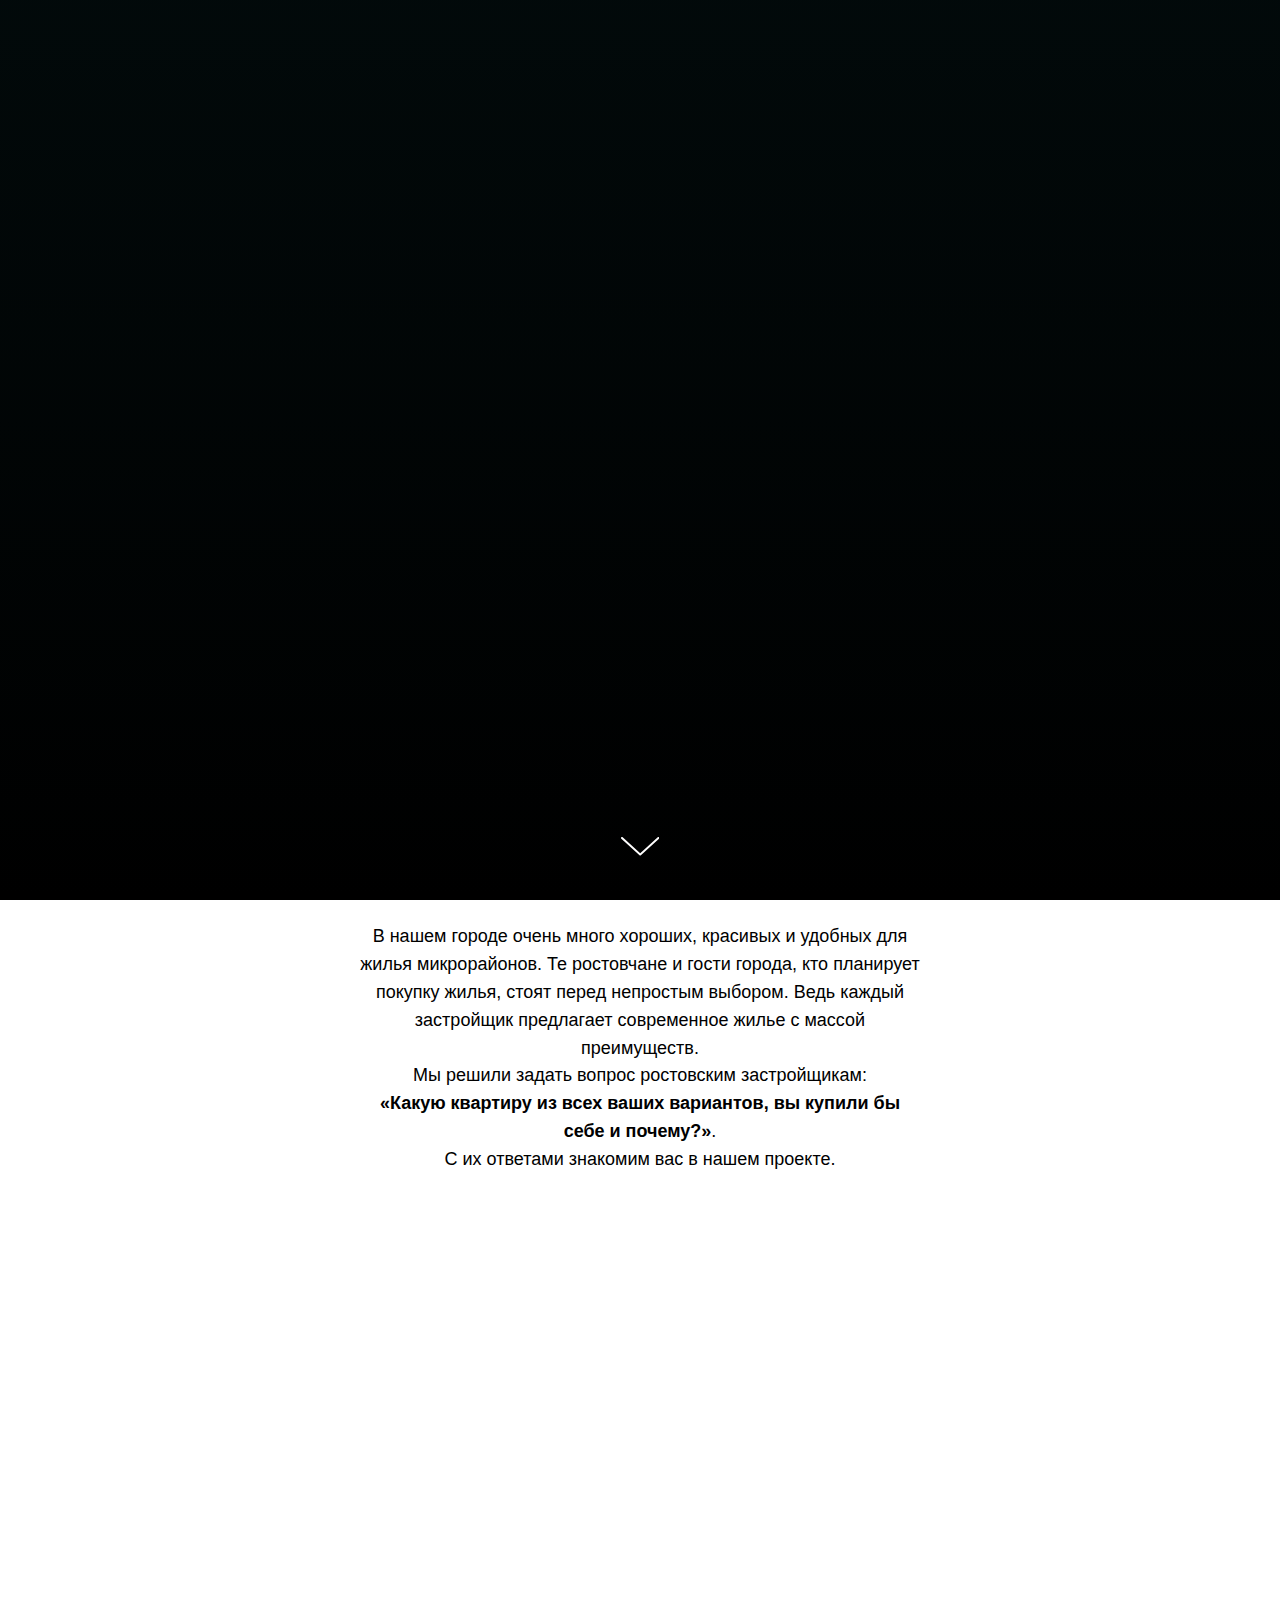
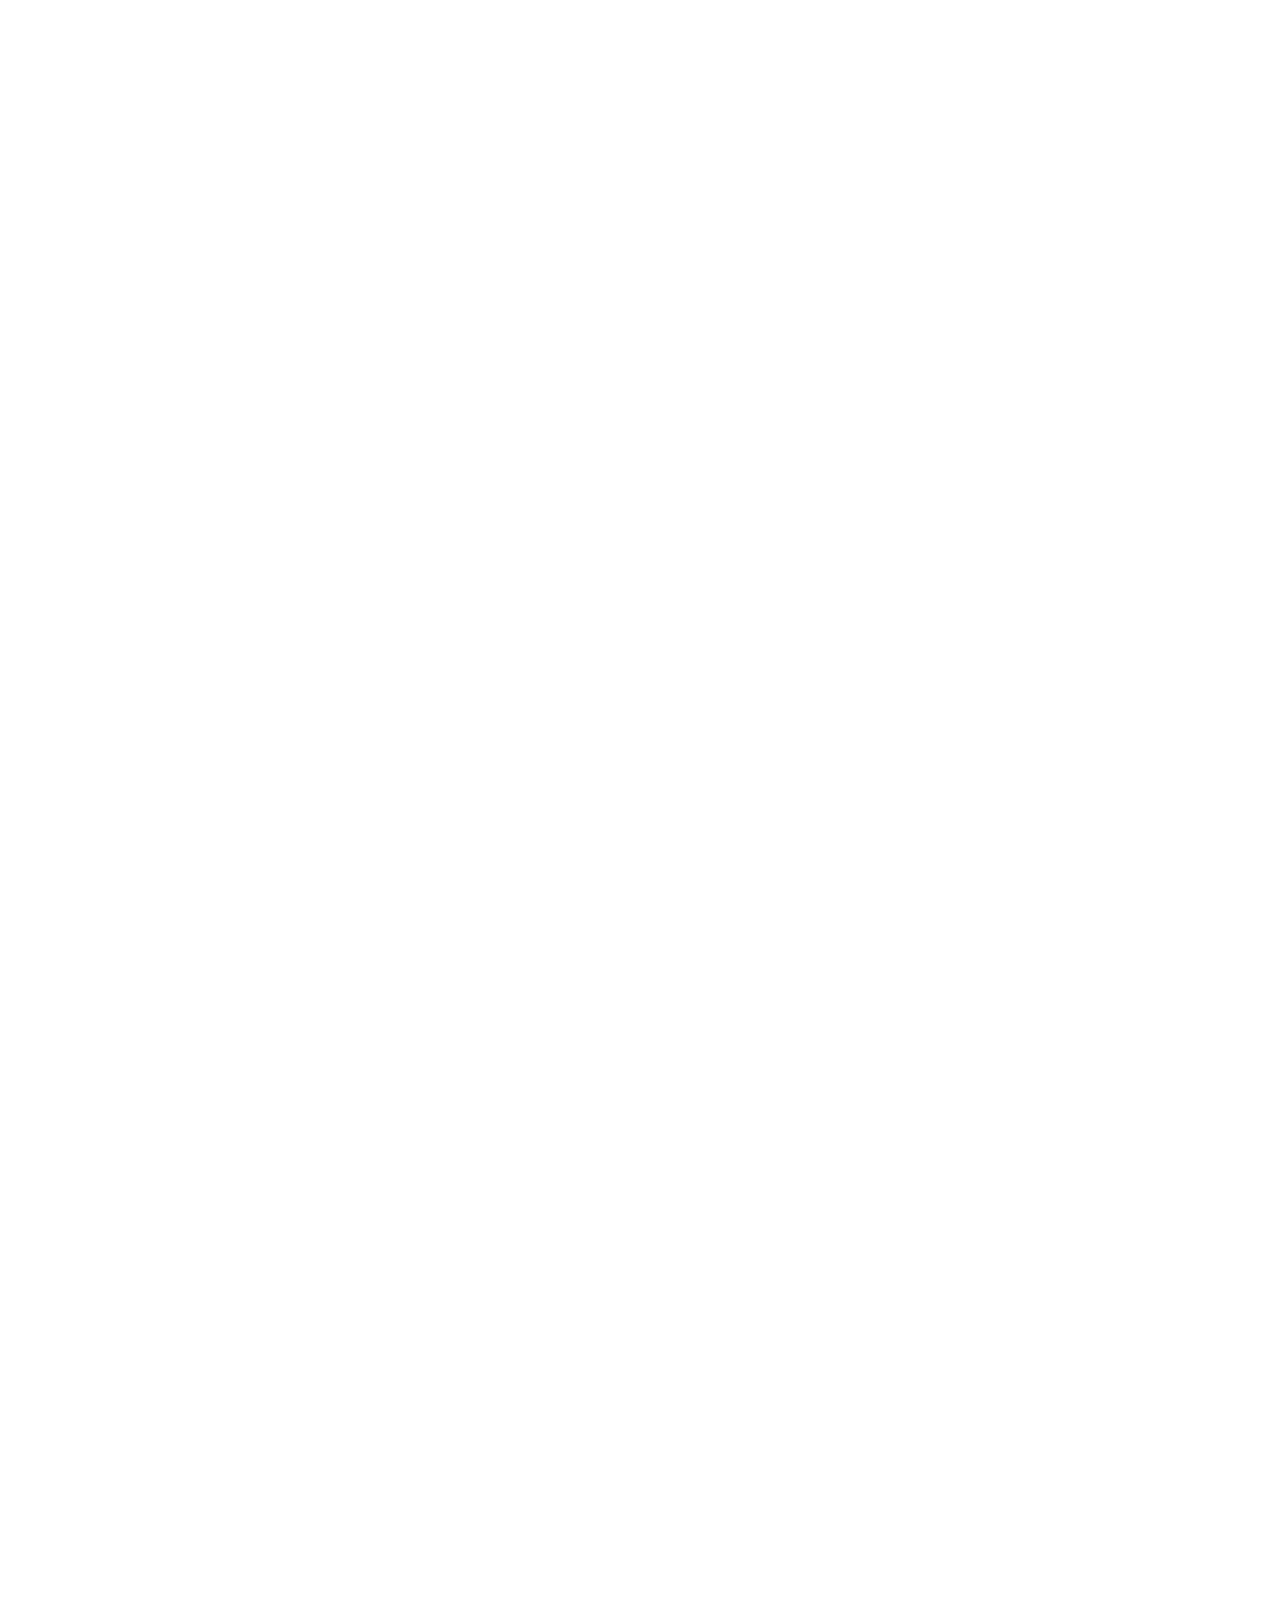
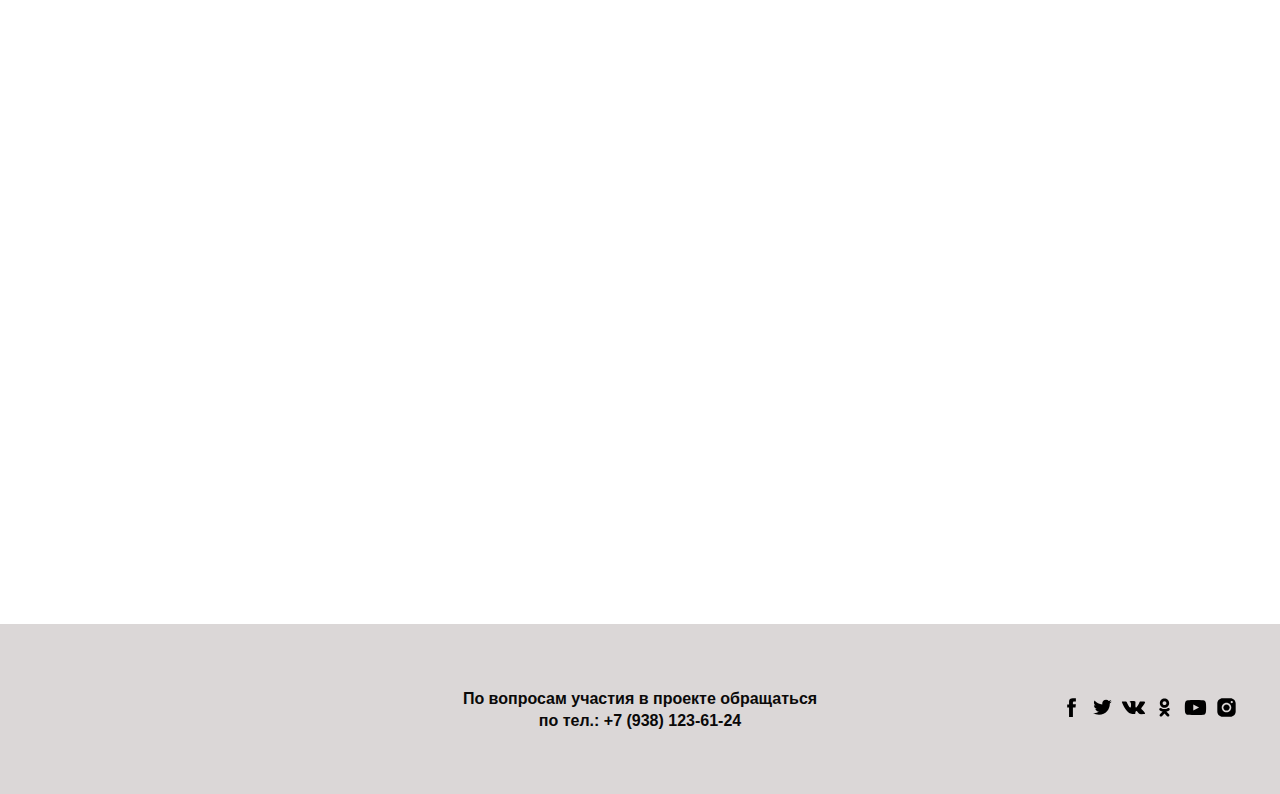
<file: index.html>
<!DOCTYPE html><html> <head><meta charset="utf-8" /><meta http-equiv="Content-Type" content="text/html; charset=utf-8" /><meta name="viewport" content="width=device-width, initial-scale=1.0" /><!--metatextblock--><title>Чтоб я так жил!</title><meta name="description" content="Спецпроект на сайте 1rnd.ru. Он интересен всем, кто планирует покупку жилья в Ростове-на-Дону." /><meta property="og:url" content="https://1rndhouse.ru" /><meta property="og:title" content="Чтоб я так жил!" /><meta property="og:description" content="Спецпроект на сайте 1rnd.ru. Он интересен всем, кто планирует покупку жилья в Ростове-на-Дону." /><meta property="og:type" content="website" /><meta property="og:image" content="images/tild3234-3739-4436-b332-383638323834__-__resize__504x__photo.jpg" /><link rel="canonical" href="https://1rndhouse.ru"><!--/metatextblock--><meta property="fb:app_id" content="257953674358265" /><meta name="format-detection" content="telephone=no" /><meta http-equiv="x-dns-prefetch-control" content="on"><link rel="dns-prefetch" href="https://ws.tildacdn.com"><link rel="shortcut icon" href="images/tild6530-6265-4365-a431-656638376631__favicon.ico" type="image/x-icon" /><link rel="apple-touch-icon" href="images/tild6564-3733-4636-b935-623339306133___1rnd.png"><link rel="apple-touch-icon" sizes="76x76" href="images/tild6564-3733-4636-b935-623339306133___1rnd.png"><link rel="apple-touch-icon" sizes="152x152" href="images/tild6564-3733-4636-b935-623339306133___1rnd.png"><link rel="apple-touch-startup-image" href="images/tild6564-3733-4636-b935-623339306133___1rnd.png"><meta name="msapplication-TileColor" content="#000000"><meta name="msapplication-TileImage" content="images/tild3033-6265-4236-a465-313937383439___1rnd.png"><!-- Assets --><link rel="stylesheet" href="css/tilda-grid-3.0.min.css" type="text/css" media="all" /><link rel="stylesheet" href="css/tilda-blocks-2.14.css?t=1628162345" type="text/css" media="all" /><link rel="preconnect" href="https://fonts.gstatic.com"><link href="https://fonts.googleapis.com/css2?family=Roboto:wght@300;400;500;700&subset=latin,cyrillic" rel="stylesheet"><link rel="stylesheet" href="css/tilda-animation-1.0.min.css" type="text/css" media="all" /><link rel="stylesheet" href="css/tilda-cover-1.0.min.css" type="text/css" media="all" /><link rel="stylesheet" href="css/tilda-slds-1.4.min.css" type="text/css" media="print" onload="this.media='all';" /><noscript><link rel="stylesheet" href="css/tilda-slds-1.4.min.css" type="text/css" media="all" /></noscript><script src="js/jquery-1.10.2.min.js"></script><script src="js/tilda-scripts-3.0.min.js"></script><script src="js/tilda-blocks-2.7.js?t=1628162345"></script><script src="js/lazyload-1.3.min.js" charset="utf-8" async></script><script src="js/tilda-animation-1.0.min.js" charset="utf-8" async></script><script src="js/tilda-cover-1.0.min.js" charset="utf-8" async></script><script src="js/tilda-events-1.0.min.js" charset="utf-8" async></script><script src="js/tilda-video-1.0.min.js" charset="utf-8" async></script><script src="js/tilda-video-processor-1.0.min.js" charset="utf-8" async></script><script src="js/tilda-slds-1.4.min.js" charset="utf-8" async></script><script src="js/hammer.min.js" charset="utf-8" async></script><script type="text/javascript">window.dataLayer = window.dataLayer || [];</script><script type="text/javascript">if((/bot|google|yandex|baidu|bing|msn|duckduckbot|teoma|slurp|crawler|spider|robot|crawling|facebook/i.test(navigator.userAgent))===false && typeof(sessionStorage)!='undefined' && sessionStorage.getItem('visited')!=='y'){	var style=document.createElement('style');	style.type='text/css';	style.innerHTML='@media screen and (min-width: 980px) {.t-records {opacity: 0;}.t-records_animated {-webkit-transition: opacity ease-in-out .2s;-moz-transition: opacity ease-in-out .2s;-o-transition: opacity ease-in-out .2s;transition: opacity ease-in-out .2s;}.t-records.t-records_visible {opacity: 1;}}';	document.getElementsByTagName('head')[0].appendChild(style);	$(document).ready(function() {	$('.t-records').addClass('t-records_animated');	setTimeout(function(){ $('.t-records').addClass('t-records_visible'); sessionStorage.setItem('visited','y');	},400);	});
}</script></head><body class="t-body" style="margin:0;"><!--allrecords--><div id="allrecords" data-tilda-export="yes" class="t-records" data-hook="blocks-collection-content-node" data-tilda-project-id="3662896" data-tilda-page-id="17211317" data-tilda-formskey="8c4527c8157db94faa4d3e9d205a80c7" data-tilda-lazy="yes" ><div id="rec279418765" class="r t-rec" style=" " data-animationappear="off" data-record-type="244" ><!-- cover --><div class="t-cover" id="recorddiv279418765" bgimgfield="img" style="height:100vh; background-image:url('images/tild3234-3739-4436-b332-383638323834__-__resize__20x__photo.jpg');" ><div class="t-cover__carrier" id="coverCarry279418765" data-content-cover-id="279418765" data-content-cover-bg="images/tild3234-3739-4436-b332-383638323834__photo.jpg" data-content-cover-height="100vh" data-content-cover-parallax="fixed" data-content-video-url-youtube="i-Gpd6DG3ek" data-content-video-noadcut-youtube="yes" style="height:100vh; "></div> <div class="t-cover__filter" style="height:100vh;background-image: -moz-linear-gradient(top, rgba(9,47,51,0.20), rgba(8,29,31,0.0));background-image: -webkit-linear-gradient(top, rgba(9,47,51,0.20), rgba(8,29,31,0.0));background-image: -o-linear-gradient(top, rgba(9,47,51,0.20), rgba(8,29,31,0.0));background-image: -ms-linear-gradient(top, rgba(9,47,51,0.20), rgba(8,29,31,0.0));background-image: linear-gradient(top, rgba(9,47,51,0.20), rgba(8,29,31,0.0));filter: progid:DXImageTransform.Microsoft.gradient(startColorStr='#cc092f33', endColorstr='#fe081d1f');"></div><div class="t-container"> <div class="t-col t-col_12 "><div class="t-cover__wrapper t-valign_middle" style="height:100vh;"> <div class="t216 t-align_center"> <div data-hook-content="covercontent"> <div class="t216__wrapper"> <div class="t216__blocklogo t-animate" data-animate-style="fadeinup" data-animate-group="yes" data-animate-order="1"><a href="https://www.rshb.ru/" target="_blank"><img src="images/tild3638-6137-4361-b738-393935393063__-__empty__noroot.png" data-original="images/tild3638-6137-4361-b738-393935393063__noroot.png" data-tu-max-width="800" data-tu-max-height="800" class="t216__logo t-img" imgfield="img2" data-hook-clogo="coverlogo"></a></div> <h1 class="t216__title t-title t-title_xl t-animate" data-animate-style="fadeinup" data-animate-group="yes" data-animate-order="2" data-animate-delay="0.3" style="color:#ffffff;font-size:65px;font-family:'Arial';text-transform:uppercase;text-shadow: 0px 2px 25 rgba(0, 0, 0, 0.3);" field="title"><div style="font-size: 40px;" data-customstyle="yes"><span style="font-family: Roboto; font-size: 40px;">ЧТОБ Я ТАК ЖИЛ!</span></div></h1> <div class="t216__descr t-descr t-descr_xl t216__descr_center t-animate" data-animate-style="zoomin" data-animate-group="yes" data-animate-order="3" data-animate-delay="0.3" style="color:#ffffff;font-weight:600;text-transform:uppercase;" field="descr"><strong>СПЕЦПРОЕКТ 1RND.RU</strong></div> <span class="space"></span> </div> </div> </div> </div> </div> </div> <!-- arrow --> <div class="t-cover__arrow"><div class="t-cover__arrow-wrapper t-cover__arrow-wrapper_animated"><div class="t-cover__arrow_mobile"><svg class="t-cover__arrow-svg" style="fill:#ffffff;" x="0px" y="0px" width="38.417px" height="18.592px" viewBox="0 0 38.417 18.592" style="enable-background:new 0 0 38.417 18.592;"><g><path d="M19.208,18.592c-0.241,0-0.483-0.087-0.673-0.261L0.327,1.74c-0.408-0.372-0.438-1.004-0.066-1.413c0.372-0.409,1.004-0.439,1.413-0.066L19.208,16.24L36.743,0.261c0.411-0.372,1.042-0.342,1.413,0.066c0.372,0.408,0.343,1.041-0.065,1.413L19.881,18.332C19.691,18.505,19.449,18.592,19.208,18.592z"/></g></svg></div></div></div> <!-- arrow --> </div> </div><div id="rec279418766" class="r t-rec" style=" " data-record-type="215" ><a name="about" style="font-size:0;"></a></div><div id="rec279518617" class="r t-rec t-rec_pt_15 t-rec_pb_15" style="padding-top:15px;padding-bottom:15px; " data-record-type="37" ><!-- T022 --><div class="t022 t-align_center"><div class="t-container"><div class="t-row"><div class="t-col t-col_6 t-prefix_3"><div class="t022__text t-text t-text_sm" style="" field="text"><div style="text-align:center;font-family:'Arial';" data-customstyle="yes">В нашем городе очень много хороших, красивых и удобных для жилья микрорайонов. Те ростовчане и гости города, кто планирует покупку жилья, стоят перед непростым выбором. Ведь каждый застройщик предлагает современное жилье с массой преимуществ.<br />Мы решили задать вопрос ростовским застройщикам:<br /> <strong>«Какую квартиру из всех ваших вариантов, вы купили бы себе и почему?»</strong>.<br /> С их ответами знакомим вас в нашем проекте.<br /><br /></div></div></div></div></div></div></div><div id="rec293868903" class="r t-rec t-rec_pt_0 t-rec_pb_30" style="padding-top:0px;padding-bottom:30px; " data-record-type="128" ><!-- T120 --><div class="t120"> <div class="t-container t-align_left"> <div class="t-col t-col_9 t-prefix_2"> <div class="t120__title t-heading t-heading_sm" field="title" style=""><div style="font-size:26px;font-family:'Arial';" data-customstyle="yes">ПОЧЕМУ ПРЕДСТАВИТЕЛЬ СК10 ЖИЛ БЫ В "ЦАРСКОМ СЕЛЕ"</div></div> <div class="t120__descr t-descr t-descr_xs" field="subtitle" style=""><div style="text-align:center;" data-customstyle="yes">РАССКАЗЫВАЕТ РУКОВОДИТЕЛЬ ОТДЕЛА ПРОДАЖ</div></div> </div> </div></div></div><div id="rec299294703" class="r t-rec t-rec_pt_15 t-rec_pb_15" style="padding-top:15px;padding-bottom:15px; " data-record-type="259" ><!-- T230 --><div class="t230"><div class="t-container"> <div class="t-col t-col_6 "> <div class="t230__text t-text t-text_md" style="" field="text"><div style="font-size:16px;font-family:'Arial';" data-customstyle="yes">Когда мы попросили эксперта группы компаний «СК10» рассказать, какое бы жилье он взял лично для себя, тот не сомневался ни секунды и сразу выбрал комплекс «Царское село». <br /><br /> <a href="https://sk10.ru/tsarskoeselo/" style=""><strong>«Царское село»</strong></a> официально признан лучшим жилым комплексом в Ростовской области, но нас интересовали не столько лавры, сколько то, что позволило ему выделиться на фоне всех остальных. Мы поговорили с руководителем отдела продаж ЖК «Царское село» Дмитрием Коляниченко о том, что лично ему нравится в этом доме, насколько сложно быть лучшим из лучших и в чем принципиальное отличие «Царского села» от всего, что можно увидеть в Ростове.<br /></div></div> <div class="t230__btn-container"> <div class="t230__btn-wrapper"> <a href="/sk10" target="" class="t-btn " style="color:#000000;border:2px solid #000000;background-color:#ffffff;border-radius:30px; -moz-border-radius:30px; -webkit-border-radius:30px;"><table style="width:100%; height:100%;"><tr><td>Подробнее</td></tr></table></a> </div> </div> </div> <div class="t-col t-col_6 t230__videoblock"> <div class="t-video-lazyload" data-videolazy-type="youtube" data-videolazy-id="vf9nf0PBrPQ" data-blocklazy-id="299294703" data-videolazy-load="false"></div><div class="t230__sectitle t-descr" field="imgtitle"></div><div class="t230__secdescr t-descr" field="imgdescr"></div></div> </div></div><script type="text/javascript">$(document).ready(function(){ var div = $("#rec299294703").find(".t-video-lazyload"); var iframe = div.find('iframe'); var height=div.width() * 0.5625; div.height(height); iframe.height(height); $('.t230').bind('displayChanged',function(){ height=div.width() * 0.5625; div.height(height); iframe.height(height); }); $(window).bind('scroll', t_throttle(function() { height=div.width() * 0.5625; div.height(height); iframe.height(height); }, 200));
});</script> <style>#rec299294703 .t-btn:not(.t-animate_no-hover):hover{ background-color: #f2f2f2 !important;	}	#rec299294703 .t-btn:not(.t-animate_no-hover){ -webkit-transition: background-color 0.2s ease-in-out, color 0.2s ease-in-out, border-color 0.2s ease-in-out, box-shadow 0.2s ease-in-out; transition: background-color 0.2s ease-in-out, color 0.2s ease-in-out, border-color 0.2s ease-in-out, box-shadow 0.2s ease-in-out;	}</style></div><div id="rec301059380" class="r t-rec t-rec_pt_0 t-rec_pb_30" style="padding-top:0px;padding-bottom:30px; " data-record-type="128" ><!-- T120 --><div class="t120"> <div class="t-container t-align_center"> <div class="t-col t-col_10 t-prefix_2"> <div class="t120__title t-heading t-heading_sm" field="title" style="">ПОЧЕМУ "СОКОЛ НА ОГАНОВА" ЭТО СВОЙ ГОРОД В МИНИАТЮРЕ</div> <div class="t120__descr t-descr t-descr_xs" field="subtitle" style="">РАССКАЗЫВАЕТ МЕНЕДЖЕР ОТДЕЛА ПРОДАЖ ГК "СОКОЛ"</div> </div> </div></div></div><div id="rec301063776" class="r t-rec t-rec_pt_15 t-rec_pb_15" style="padding-top:15px;padding-bottom:15px; " data-record-type="259" ><!-- T230 --><div class="t230"><div class="t-container"> <div class="t-col t-col_6 "> <div class="t230__text t-text t-text_md" style="" field="text"><div style="font-size:16px;font-family:'Arial';" data-customstyle="yes"> Анастасия – менеджер по продажам в ГК «Сокол», и она выбрала «Сокол на Оганова», а потом убедила и нас в том, что поселиться здесь и в самом деле очень хорошая идея.<br /> <br /> - Мне нравится, что прямо на территории комплекса есть детский сад - когда у нас появится ребенок, это будет очень экономить наше время, - примерно с этих слов Настя и начинает рассказывать, почему выбрала именно <a href="https://xn-----7kcajezzhczgbcd2b.xn--p1ai/" style=""><strong>«Сокол на Оганова»</strong></a>. <br /><br /> Территория вокруг дома, объясняет она, продумана очень хорошо. На ней есть магазины и кафе, крытый автопаркинг на 600 мест, детский сад, прогулочная зона на 250 метров и даже спортивно-оздоровительный комплекс с бассейном. <br /><div style="font-size:16px;font-family:'Arial';" data-customstyle="yes"></div></div></div> <div class="t230__btn-container"> <div class="t230__btn-wrapper"> <a href="/sokol" target="" class="t-btn " style="color:#000000;border:2px solid #000000;background-color:#ffffff;border-radius:30px; -moz-border-radius:30px; -webkit-border-radius:30px;"><table style="width:100%; height:100%;"><tr><td>Подробнее</td></tr></table></a> </div> </div> </div> <div class="t-col t-col_6 t230__videoblock"> <div class="t-video-lazyload" data-videolazy-type="youtube" data-videolazy-id="WLSuFKTebX8" data-blocklazy-id="301063776" data-videolazy-load="false"></div><div class="t230__sectitle t-descr" field="imgtitle"></div><div class="t230__secdescr t-descr" field="imgdescr"></div></div> </div></div><script type="text/javascript">$(document).ready(function(){ var div = $("#rec301063776").find(".t-video-lazyload"); var iframe = div.find('iframe'); var height=div.width() * 0.5625; div.height(height); iframe.height(height); $('.t230').bind('displayChanged',function(){ height=div.width() * 0.5625; div.height(height); iframe.height(height); }); $(window).bind('scroll', t_throttle(function() { height=div.width() * 0.5625; div.height(height); iframe.height(height); }, 200));
});</script> <style>#rec301063776 .t-btn:not(.t-animate_no-hover):hover{ background-color: #f2f2f2 !important;	}	#rec301063776 .t-btn:not(.t-animate_no-hover){ -webkit-transition: background-color 0.2s ease-in-out, color 0.2s ease-in-out, border-color 0.2s ease-in-out, box-shadow 0.2s ease-in-out; transition: background-color 0.2s ease-in-out, color 0.2s ease-in-out, border-color 0.2s ease-in-out, box-shadow 0.2s ease-in-out;	}</style></div><div id="rec299290124" class="r t-rec t-rec_pt_15 t-rec_pb_0" style="padding-top:15px;padding-bottom:0px; " data-record-type="128" ><!-- T120 --><div class="t120"> <div class="t-container t-align_left"> <div class="t-col t-col_8 t-prefix_2"> <div class="t120__title t-heading t-heading_sm" field="title" style=""><div style="font-size:24px;text-align:center;font-family:'Arial';" data-customstyle="yes"><strong>КАК РАСПОЗНАТЬ ХОРОШУЮ ДЕТСКУЮ ПЛОЩАДКУ?</strong><br /></div></div> <div class="t120__descr t-descr t-descr_xs" field="subtitle" style=""><div style="text-align:center;font-family:'Arial';" data-customstyle="yes">РЕКОМЕНДАЦИИ ЭКСПЕРТОВ</div></div> </div> </div></div></div><div id="rec299292569" class="r t-rec t-rec_pt_15 t-rec_pb_30" style="padding-top:15px;padding-bottom:30px; " data-record-type="259" ><!-- T230 --><div class="t230"><div class="t-container"> <div class="t-col t-col_6 "> <div class="t230__text t-text t-text_md" style="" field="text"><div style="font-size:16px;font-family:'Arial';" data-customstyle="yes">Почти во всех новостройках центром двора неизменно становится именно детская площадка. Они бывают совершенно разными: от пары каруселей до мини-парка аттракционов. Мы спросили у экспертов компании по благоустройству детских площадок «Авен», чем они отличаются.<br /> <br />Компания <a href="https://aven-maf.ru/" style="">«Авен»</a> вот уже 25 лет производит детское игровое и спортивное оборудование. За это время они смогли сформировать свое представление о том, какой должна быть качественная детская площадка. Первый и один из самых главных факторов – это, конечно, ее безопасность. Конструкция должна учитывать габариты и пропорции тела ребенка, чтобы он мог без проблем дотянуться до следующей ступеньки лестницы или мог без риска пораниться скатиться с горки. <br /><br />.</div></div> <div class="t230__btn-container"> <div class="t230__btn-wrapper"> <a href="/aven" target="" class="t-btn " style="color:#000000;border:2px solid #000000;background-color:#ffffff;border-radius:30px; -moz-border-radius:30px; -webkit-border-radius:30px;"><table style="width:100%; height:100%;"><tr><td>Подробнее</td></tr></table></a> </div> </div> </div> <div class="t-col t-col_6 t230__videoblock"> <div class="t-video-lazyload" data-videolazy-type="youtube" data-videolazy-id="QkvyrUwyZV4" data-blocklazy-id="299292569" data-videolazy-load="false"></div><div class="t230__sectitle t-descr" field="imgtitle"></div><div class="t230__secdescr t-descr" field="imgdescr"></div></div> </div></div><script type="text/javascript">$(document).ready(function(){ var div = $("#rec299292569").find(".t-video-lazyload"); var iframe = div.find('iframe'); var height=div.width() * 0.5625; div.height(height); iframe.height(height); $('.t230').bind('displayChanged',function(){ height=div.width() * 0.5625; div.height(height); iframe.height(height); }); $(window).bind('scroll', t_throttle(function() { height=div.width() * 0.5625; div.height(height); iframe.height(height); }, 200));
});</script> <style>#rec299292569 .t-btn:not(.t-animate_no-hover):hover{ background-color: #f2f2f2 !important;	}	#rec299292569 .t-btn:not(.t-animate_no-hover){ -webkit-transition: background-color 0.2s ease-in-out, color 0.2s ease-in-out, border-color 0.2s ease-in-out, box-shadow 0.2s ease-in-out; transition: background-color 0.2s ease-in-out, color 0.2s ease-in-out, border-color 0.2s ease-in-out, box-shadow 0.2s ease-in-out;	}</style></div><div id="rec314664852" class="r t-rec t-rec_pt_15 t-rec_pb_0" style="padding-top:15px;padding-bottom:0px; " data-record-type="128" ><!-- T120 --><div class="t120"> <div class="t-container t-align_left"> <div class="t-col t-col_8 t-prefix_2"> <div class="t120__title t-heading t-heading_sm" field="title" style=""><div style="font-size:24px;text-align:center;font-family:'Arial';" data-customstyle="yes"><strong>КАК ВЫБРАТЬ КАЧЕСТВЕННЫЕ ОКНА?</strong><br /></div></div> <div class="t120__descr t-descr t-descr_xs" field="subtitle" style=""><div style="text-align:center;font-family:'Arial';" data-customstyle="yes">РЕКОМЕНДАЦИИ ЭКСПЕРТОВ</div></div> </div> </div></div></div><div id="rec314665695" class="r t-rec t-rec_pt_15 t-rec_pb_30" style="padding-top:15px;padding-bottom:30px; " data-record-type="259" ><!-- T230 --><div class="t230"><div class="t-container"> <div class="t-col t-col_6 "> <div class="t230__text t-text t-text_md" style="" field="text"><div style="font-size:16px;font-family:'Arial';" data-customstyle="yes"> Важная вещь в новостройке – это окна. Если знать их характеристики, особенности и тонкости выбора, можно уберечь себя от головной боли и дополнительных трат через пару лет. Чтобы разобраться в теме, мы пообщались с Ириной Криничевой, экспертом завода «Ваши окон».<br /><br /> - Завод «Ваши окна» открылся в 2006 году, но как магазин мы существуем даже больше - в июне нам исполнится 25 лет. За это время, коллективом завода были наработаны и опыт, и знания, и мастерство, которые помогают нам слышать заказчика и воплощать его пожелания в наших изделиях. Мы занимались остеклением многих социальных объектов: школ, детских садов, промышленных предприятий – думаю, это говорит об определенной степени доверия к нашим специалистам и нашей продукции. <br /></div></div> <div class="t230__btn-container"> <div class="t230__btn-wrapper"> <a href="/vashiokna" target="" class="t-btn " style="color:#000000;border:2px solid #000000;background-color:#ffffff;border-radius:30px; -moz-border-radius:30px; -webkit-border-radius:30px;"><table style="width:100%; height:100%;"><tr><td>Подробнее</td></tr></table></a> </div> </div> </div> <div class="t-col t-col_6 t230__videoblock"> <div class="t-video-lazyload" data-videolazy-type="youtube" data-videolazy-id="mQrS4tvXh6I" data-blocklazy-id="314665695" data-videolazy-load="false"></div><div class="t230__sectitle t-descr" field="imgtitle"></div><div class="t230__secdescr t-descr" field="imgdescr"></div></div> </div></div><script type="text/javascript">$(document).ready(function(){ var div = $("#rec314665695").find(".t-video-lazyload"); var iframe = div.find('iframe'); var height=div.width() * 0.5625; div.height(height); iframe.height(height); $('.t230').bind('displayChanged',function(){ height=div.width() * 0.5625; div.height(height); iframe.height(height); }); $(window).bind('scroll', t_throttle(function() { height=div.width() * 0.5625; div.height(height); iframe.height(height); }, 200));
});</script> <style>#rec314665695 .t-btn:not(.t-animate_no-hover):hover{ background-color: #f2f2f2 !important;	}	#rec314665695 .t-btn:not(.t-animate_no-hover){ -webkit-transition: background-color 0.2s ease-in-out, color 0.2s ease-in-out, border-color 0.2s ease-in-out, box-shadow 0.2s ease-in-out; transition: background-color 0.2s ease-in-out, color 0.2s ease-in-out, border-color 0.2s ease-in-out, box-shadow 0.2s ease-in-out;	}</style></div><div id="rec304184341" class="r t-rec t-rec_pt_15 t-rec_pb_15" style="padding-top:15px;padding-bottom:15px; " data-record-type="738" ><!-- t738 --><div class="t738 t738__witharrows"> <div class="t-section__container t-container"><div class="t-col t-col_12"><div class="t-section__topwrapper t-align_center"><div class="t-section__title t-title t-title_xs" field="btitle">ПАРТНЕРЫ ПРОЕКТА</div></div></div></div> <div class="t-slds" style="visibility: hidden;"> <div class="t-slds__main t-container"> <div class="t-slds__container"> <div class="t-slds__items-wrapper t-slds_animated-none" data-slider-transition="300" data-slider-with-cycle="true" data-slider-correct-height="true" data-auto-correct-mobile-width="false" > <div class="t-slds__item t-slds__item_active" data-slide-index="1"> <div class="t-width t738__width_12 t-margin_auto"> <div class="t738__slds-wrapper t-slds__wrapper t-align_center"> <div class="t-col t738__item t738__item_6-in-row"> <a class="t738__linkwrapper" href="https://www.rshb.ru/offices/rostov/" target="_blank"> <img src="images/tild3636-6436-4034-a630-366638663534__-__empty____.png" data-original="images/tild3636-6436-4034-a630-366638663534____.png" class="t738__img t-img " imgfield="li_img__1481692290784" /> </a> </div> <div class="t-col t738__item t738__item_6-in-row"> <a class="t738__linkwrapper" href="https://aven-maf.ru/" target="_blank"> <img src="images/tild3666-3061-4861-b837-353636346562__-__empty___.jpg" data-original="images/tild3666-3061-4861-b837-353636346562___.jpg" class="t738__img t-img " imgfield="li_img__1481771908709" /> </a> </div> <div class="t-col t738__item t738__item_6-in-row"> <a class="t738__linkwrapper" href="https://vashiokna.com/" target="_blank"> <img src="images/tild3133-3238-4265-a636-326163626533__-__empty__4a96b35724f5019811f9.jpg" data-original="images/tild3133-3238-4265-a636-326163626533__4a96b35724f5019811f9.jpg" class="t738__img t-img " imgfield="li_img__1481692319184" /> </a> </div> </div> </div> </div> </div> </div> <div class="t-slds__arrow_container "> <div class="t-slds__arrow_wrapper t-slds__arrow_wrapper-left" data-slide-direction="left"> <div class="t-slds__arrow t-slds__arrow-left t-slds__arrow-withbg" style="width: 30px; height: 30px;background-color: rgba(232,232,232,1);"> <div class="t-slds__arrow_body t-slds__arrow_body-left" style="width: 7px;"> <svg style="display: block" viewBox="0 0 7.3 13" xmlns="http://www.w3.org/2000/svg" xmlns:xlink="http://www.w3.org/1999/xlink"> <desc>Left</desc> <polyline fill="none" stroke="#222222" stroke-linejoin="butt" stroke-linecap="butt" stroke-width="1" points="0.5,0.5 6.5,6.5 0.5,12.5" /> </svg> </div> </div></div><div class="t-slds__arrow_wrapper t-slds__arrow_wrapper-right" data-slide-direction="right"> <div class="t-slds__arrow t-slds__arrow-right t-slds__arrow-withbg" style="width: 30px; height: 30px;background-color: rgba(232,232,232,1);"> <div class="t-slds__arrow_body t-slds__arrow_body-right" style="width: 7px;"> <svg style="display: block" viewBox="0 0 7.3 13" xmlns="http://www.w3.org/2000/svg" xmlns:xlink="http://www.w3.org/1999/xlink"> <desc>Right</desc> <polyline fill="none" stroke="#222222" stroke-linejoin="butt" stroke-linecap="butt" stroke-width="1" points="0.5,0.5 6.5,6.5 0.5,12.5" /> </svg> </div> </div></div> </div> </div> </div><script type="text/javascript"> $(document).ready(function() { t_onFuncLoad('t_sldsInit', function() { t_sldsInit('304184341'); }); });</script><style type="text/css"> #rec304184341 .t-slds__bullet_active .t-slds__bullet_body { background-color: #222 !important; } #rec304184341 .t-slds__bullet:hover .t-slds__bullet_body { background-color: #222 !important; }</style> <script type="text/javascript"> $(document).ready(function() { $('.t738').bind('displayChanged',function(){ t_onFuncLoad('t_slds_updateSlider', function() { t_slds_updateSlider('304184341'); }); }); }); </script> </div></div><div id="rec293875099" class="r t-rec t-rec_pt_15 t-rec_pb_15" style="padding-top:15px;padding-bottom:15px; " data-record-type="738" ><!-- t738 --><div class="t738 t738__witharrows"> <div class="t-section__container t-container"><div class="t-col t-col_12"><div class="t-section__topwrapper t-align_center"><div class="t-section__title t-title t-title_xs" field="btitle"><div style="font-size:26px;font-family:'Arial';" data-customstyle="yes">УЧАСТНИКИ ПРОЕКТА</div></div></div></div></div> <div class="t-slds" style="visibility: hidden;"> <div class="t-slds__main t-container"> <div class="t-slds__container"> <div class="t-slds__items-wrapper t-slds_animated-none" data-slider-transition="300" data-slider-with-cycle="true" data-slider-correct-height="true" data-auto-correct-mobile-width="false" > <div class="t-slds__item t-slds__item_active" data-slide-index="1"> <div class="t-width t738__width_12 t-margin_auto"> <div class="t738__slds-wrapper t-slds__wrapper t-align_center"> <div class="t-col t738__item t738__item_6-in-row"> <img src="images/tild6635-6534-4263-b839-333037643439__-__empty__noroot.png" data-original="images/tild6635-6534-4263-b839-333037643439__noroot.png" class="t738__img t-img " imgfield="li_img__1481692290784" style="max-width:350px;" /> </div> <div class="t-col t738__item t738__item_6-in-row"> <img src="images/tild6266-6337-4339-b534-303865646330__-__empty__sokol_new.jpg" data-original="images/tild6266-6337-4339-b534-303865646330__sokol_new.jpg" class="t738__img t-img " imgfield="li_img__1481771908709" style="max-width:350px;" /> </div> </div> </div> </div> </div> </div> <div class="t-slds__arrow_container "> <div class="t-slds__arrow_wrapper t-slds__arrow_wrapper-left" data-slide-direction="left"> <div class="t-slds__arrow t-slds__arrow-left t-slds__arrow-withbg" style="width: 30px; height: 30px;background-color: rgba(232,232,232,1);"> <div class="t-slds__arrow_body t-slds__arrow_body-left" style="width: 7px;"> <svg style="display: block" viewBox="0 0 7.3 13" xmlns="http://www.w3.org/2000/svg" xmlns:xlink="http://www.w3.org/1999/xlink"> <desc>Left</desc> <polyline fill="none" stroke="#222222" stroke-linejoin="butt" stroke-linecap="butt" stroke-width="1" points="0.5,0.5 6.5,6.5 0.5,12.5" /> </svg> </div> </div></div><div class="t-slds__arrow_wrapper t-slds__arrow_wrapper-right" data-slide-direction="right"> <div class="t-slds__arrow t-slds__arrow-right t-slds__arrow-withbg" style="width: 30px; height: 30px;background-color: rgba(232,232,232,1);"> <div class="t-slds__arrow_body t-slds__arrow_body-right" style="width: 7px;"> <svg style="display: block" viewBox="0 0 7.3 13" xmlns="http://www.w3.org/2000/svg" xmlns:xlink="http://www.w3.org/1999/xlink"> <desc>Right</desc> <polyline fill="none" stroke="#222222" stroke-linejoin="butt" stroke-linecap="butt" stroke-width="1" points="0.5,0.5 6.5,6.5 0.5,12.5" /> </svg> </div> </div></div> </div> </div> </div><script type="text/javascript"> $(document).ready(function() { t_onFuncLoad('t_sldsInit', function() { t_sldsInit('293875099'); }); });</script><style type="text/css"> #rec293875099 .t-slds__bullet_active .t-slds__bullet_body { background-color: #222 !important; } #rec293875099 .t-slds__bullet:hover .t-slds__bullet_body { background-color: #222 !important; }</style> <script type="text/javascript"> $(document).ready(function() { $('.t738').bind('displayChanged',function(){ t_onFuncLoad('t_slds_updateSlider', function() { t_slds_updateSlider('293875099'); }); }); }); </script> </div></div><div id="rec285608592" class="r t-rec t-rec_pt_45 t-rec_pb_45" style="padding-top:45px;padding-bottom:45px;background-color:#dbd7d7; " data-record-type="463" data-bg-color="#dbd7d7"><!-- T463 --><div class="t463" id="t-footer_285608592"> <div class="t463__maincontainer " > <div class="t463__content" style=""> <div class="t463__colwrapper"> <div class="t463__col"> <a href="https://www.1rnd.ru/" target="_blank" style=""> <img src="images/tild6438-6661-4637-b732-653336656537__-__empty___1rnd.png" data-original="images/tild6438-6661-4637-b732-653336656537___1rnd.png" class="t463__logo t463__img t-img" imgfield="img" alt=""> </a> </div> <div class="t463__col t463__col_center t-align_center"> <div class="t463__typo t463__copyright t-name t-name_xs" field="text" style="color: #ffffff;"> <div style="font-size:16px;font-family:'Arial';color:#0a0909;" data-customstyle="yes">По вопросам участия в проекте обращаться по тел.: +7 (938) 123-61-24<br /></div> </div> </div> <div class="t463__col t-align_right"> <div class="t-sociallinks"> <div class="t-sociallinks__wrapper"> <div class="t-sociallinks__item"> <a href="https://www.facebook.com/1rndru/" target="_blank"> <svg class="t-sociallinks__svg" version="1.1" id="Layer_1" xmlns="http://www.w3.org/2000/svg" xmlns:xlink="http://www.w3.org/1999/xlink" x="0px" y="0px" width="25px" height="25px" viewBox="0 0 48 48" enable-background="new 0 0 48 48" xml:space="preserve"><desc>Facebook</desc><path d="M21.1 7.8C22.5 6.5 24.5 6 26.4 6h6v6.3h-3.9c-.8-.1-1.6.6-1.8 1.4v4.2h5.7c-.1 2-.4 4.1-.7 6.1h-5v18h-7.4V24h-3.6v-6h3.6v-5.9c.1-1.7.7-3.3 1.8-4.3z"/></svg> </a> </div> <div class="t-sociallinks__item"> <a href="https://twitter.com/1rndru" target="_blank"> <svg class="t-sociallinks__svg" version="1.1" id="Layer_1" xmlns="http://www.w3.org/2000/svg" xmlns:xlink="http://www.w3.org/1999/xlink" x="0px" y="0px" width="25px" height="25px" viewBox="0 0 48 48" enable-background="new 0 0 48 48" xml:space="preserve"><desc>Twitter</desc><path d="M41.8 12.7c-1.3.6-2.8 1-4.2 1.1 1.5-1 2.6-2.3 3.2-4-1.5.8-2.9 1.5-4.7 1.8-1.3-1.5-3.2-2.3-5.3-2.3-4 0-7.3 3.2-7.3 7.3 0 .6 0 1.1.2 1.6-6-.3-11.3-3.2-15.1-7.6-.6 1.1-1 2.3-1 3.7 0 2.6 1.3 4.7 3.2 6-1.1 0-2.3-.3-3.2-1v.2c0 3.6 2.4 6.5 5.8 7.1-.6.2-1.3.3-1.9.3-.5 0-1 0-1.3-.2 1 2.9 3.6 5 6.8 5-2.4 1.9-5.7 3.1-9.1 3.1-.6 0-1.1 0-1.8-.2 3.2 2.1 7 3.2 11.2 3.2 13.4 0 20.7-11 20.7-20.7v-1c1.7-.7 2.8-2 3.8-3.4z"/></svg> </a> </div> <div class="t-sociallinks__item"> <a href="https://vk.com/club90644414" target="_blank"> <svg class="t-sociallinks__svg" version="1.1" id="Layer_1" xmlns="http://www.w3.org/2000/svg" xmlns:xlink="http://www.w3.org/1999/xlink" x="0px" y="0px" width="25px" height="25px" viewBox="0 0 48 48" enable-background="new 0 0 48 48" xml:space="preserve"><desc>VK</desc><path d="M41.2 22.2c.6-.8 1.1-1.5 1.5-2 2.7-3.5 3.8-5.8 3.5-6.8l-.2-.2c-.1-.1-.3-.3-.7-.4-.4-.1-.9-.1-1.5-.1h-7.2c-.2 0-.3 0-.3.1 0 0-.1 0-.1.1v.1c-.1 0-.2.1-.3.2-.1.1-.2.2-.2.4-.7 1.9-1.5 3.6-2.5 5.2-.6 1-1.1 1.8-1.6 2.5s-.9 1.2-1.2 1.5c-.3.3-.6.6-.9.8-.2.3-.4.4-.5.4-.1 0-.3-.1-.4-.1-.2-.1-.4-.3-.5-.6-.1-.2-.2-.5-.3-.9 0-.4-.1-.7-.1-.9v-1.1-1-1.9c0-.7 0-1.2.1-1.6v-1.3c0-.4 0-.8-.1-1.1-.1-.3-.1-.5-.2-.7-.1-.2-.3-.4-.5-.6-.2-.1-.5-.2-.8-.3-.8-.2-1.9-.3-3.1-.3-2.9 0-4.7.2-5.5.6-.3.2-.6.4-.9.7-.3.3-.3.5-.1.6.9.1 1.6.5 2 1l.1.3c.1.2.2.6.3 1.1.1.5.2 1.1.2 1.7.1 1.1.1 2.1 0 2.9-.1.8-.1 1.4-.2 1.9-.1.4-.2.8-.3 1.1-.1.3-.2.4-.3.5 0 .1-.1.1-.1.1-.1-.1-.4-.1-.6-.1-.2 0-.5-.1-.8-.3-.3-.2-.6-.5-1-.9-.3-.4-.7-.9-1.1-1.6-.4-.7-.8-1.5-1.3-2.4l-.4-.7c-.2-.4-.5-1.1-.9-1.9-.4-.8-.8-1.6-1.1-2.4-.1-.3-.3-.6-.6-.7l-.1-.1c-.1-.1-.2-.1-.4-.2s-.3-.1-.5-.2H3.2c-.6 0-1.1.1-1.3.4l-.1.1c0 .1-.1.2-.1.4s0 .4.1.6c.9 2.2 1.9 4.3 3 6.3s2 3.6 2.8 4.9c.8 1.2 1.6 2.4 2.4 3.5.8 1.1 1.4 1.8 1.7 2.1.3.3.5.5.6.7l.6.6c.4.4.9.8 1.6 1.3.7.5 1.5 1 2.4 1.5.9.5 1.9.9 3 1.2 1.2.3 2.3.4 3.4.4H26c.5 0 .9-.2 1.2-.5l.1-.1c.1-.1.1-.2.2-.4s.1-.4.1-.6c0-.7 0-1.3.1-1.8s.2-.9.4-1.2c.1-.3.3-.5.5-.7.2-.2.3-.3.4-.3.1 0 .1-.1.2-.1.4-.1.8 0 1.3.4s1 .8 1.4 1.3c.4.5 1 1.1 1.6 1.8.6.7 1.2 1.2 1.6 1.5l.5.3c.3.2.7.4 1.2.5.5.2.9.2 1.3.1l5.9-.1c.6 0 1-.1 1.4-.3.3-.2.5-.4.6-.6.1-.2.1-.5 0-.8-.1-.3-.1-.5-.2-.6-.1-.1-.1-.2-.2-.3-.8-1.4-2.2-3.1-4.4-5.1-1-.9-1.6-1.6-1.9-1.9-.5-.6-.6-1.2-.3-1.9.3-.5 1-1.5 2.2-3z"/></svg> </a> </div> <div class="t-sociallinks__item"> <a href="https://ok.ru/group/52580098310311" target="_blank"> <svg class="t-sociallinks__svg" version="1.1" id="Layer_1" xmlns="http://www.w3.org/2000/svg" xmlns:xlink="http://www.w3.org/1999/xlink" x="0px" y="0px" width="25px" height="25px" viewBox="0 0 25 25" enable-background="new 0 0 25 25" xml:space="preserve"><desc>Odnoklassniki</desc><path d="M12.498,6.2c-1.064,0.001-1.927,0.864-1.929,1.93c0,1.064,0.865,1.93,1.929,1.93c1.067-0.002,1.931-0.865,1.932-1.93C14.43,7.064,13.565,6.201,12.498,6.2L12.498,6.2z M12.498,12.792c-2.571-0.004-4.657-2.089-4.66-4.662c0.002-2.575,2.086-4.66,4.66-4.663c2.575,0.002,4.663,2.088,4.664,4.663C17.16,10.703,15.073,12.788,12.498,12.792L12.498,12.792z M10.614,16.593c-0.959-0.218-1.876-0.598-2.708-1.12c-0.639-0.401-0.831-1.246-0.43-1.884c0.402-0.639,1.247-0.831,1.885-0.428c1.919,1.199,4.357,1.199,6.276,0c0.414-0.261,0.936-0.281,1.367-0.053c0.432,0.227,0.709,0.669,0.727,1.157c0.018,0.487-0.224,0.947-0.638,1.207c-0.832,0.522-1.749,0.9-2.707,1.12l2.606,2.608c0.533,0.534,0.532,1.398-0.002,1.934c-0.535,0.531-1.397,0.531-1.931-0.003L12.5,18.569l-2.561,2.562c-0.534,0.534-1.399,0.534-1.934,0c-0.531-0.534-0.531-1.399,0-1.934L10.614,16.593L10.614,16.593z"/></svg> </a> </div> <div class="t-sociallinks__item"> <a href="https://www.youtube.com/channel/UC18WtUmjyXIIvSDmBU2khmA" target="_blank"> <svg class="t-sociallinks__svg" version="1.1" id="Layer_1" xmlns="http://www.w3.org/2000/svg" xmlns:xlink="http://www.w3.org/1999/xlink" x="0px" y="0px" width="25px" height="25px" viewBox="0 0 48 48" enable-background="new -455 257 48 48" xml:space="preserve"><desc>Youtube</desc><path d="M43.9 15.3c-.4-3.1-2.2-5-5.3-5.3-3.6-.3-11.4-.5-15-.5-7.3 0-10.6.2-14.1.5-3.3.3-4.8 1.8-5.4 4.9-.4 2.1-.6 4.1-.6 8.9 0 4.3.2 6.9.5 9.2.4 3.1 2.5 4.8 5.7 5.1 3.6.3 10.9.5 14.4.5s11.2-.2 14.7-.6c3.1-.4 4.6-2 5.1-5.1 0 0 .5-3.3.5-9.1 0-3.3-.2-6.4-.5-8.5zM19.7 29.8V18l11.2 5.8-11.2 6z"/></svg> </a> </div> <div class="t-sociallinks__item"> <a href="https://www.instagram.com/1rnd.ru/" target="_blank"> <svg class="t-sociallinks__svg" version="1.1" id="Layer_1" xmlns="http://www.w3.org/2000/svg" xmlns:xlink="http://www.w3.org/1999/xlink" x="0px" y="0px" width="25px" height="25px" viewBox="0 0 25 25" enable-background="new 0 0 25 25" xml:space="preserve"><desc>Instagram</desc><path d="M16.396,3.312H8.604c-2.921,0-5.292,2.371-5.292,5.273v7.846c0,2.886,2.371,5.256,5.292,5.256h7.791c2.922,0,5.292-2.37,5.292-5.274V8.586C21.688,5.683,19.317,3.312,16.396,3.312L16.396,3.312z M7.722,12.5c0-2.64,2.142-4.778,4.778-4.778c2.636,0,4.777,2.138,4.777,4.778s-2.142,4.777-4.777,4.777C9.864,17.277,7.722,15.14,7.722,12.5zM17.756,8.182c-0.615,0-1.104-0.487-1.104-1.102s0.488-1.103,1.104-1.103c0.614,0,1.102,0.488,1.102,1.103S18.37,8.182,17.756,8.182L17.756,8.182z"/><path d="M12.5,9.376c-1.731,0-3.124,1.398-3.124,3.124c0,1.725,1.393,3.124,3.124,3.124c1.732,0,3.124-1.399,3.124-3.124C15.624,10.775,14.211,9.376,12.5,9.376L12.5,9.376z"/></svg> </a> </div> </div></div> </div> </div> </div> </div></div></div></div><!--/allrecords--><!-- Stat --><script type="text/javascript">if (! window.mainTracker) { window.mainTracker = 'tilda'; }	window.tildastatscroll = 'yes';	(function (d, w, k, o, g) { var n=d.getElementsByTagName(o)[0],s=d.createElement(o),f=function(){n.parentNode.insertBefore(s,n);}; s.type = "text/javascript"; s.async = true; s.key = k; s.id = "tildastatscript"; s.src=g; if (w.opera=="[object Opera]") {d.addEventListener("DOMContentLoaded", f, false);} else { f(); } })(document, window, '62f1520a7e6ffcc21f897346acd4ed63','script','js/tildastat-0.2.min.js');</script></body></html>
</file>
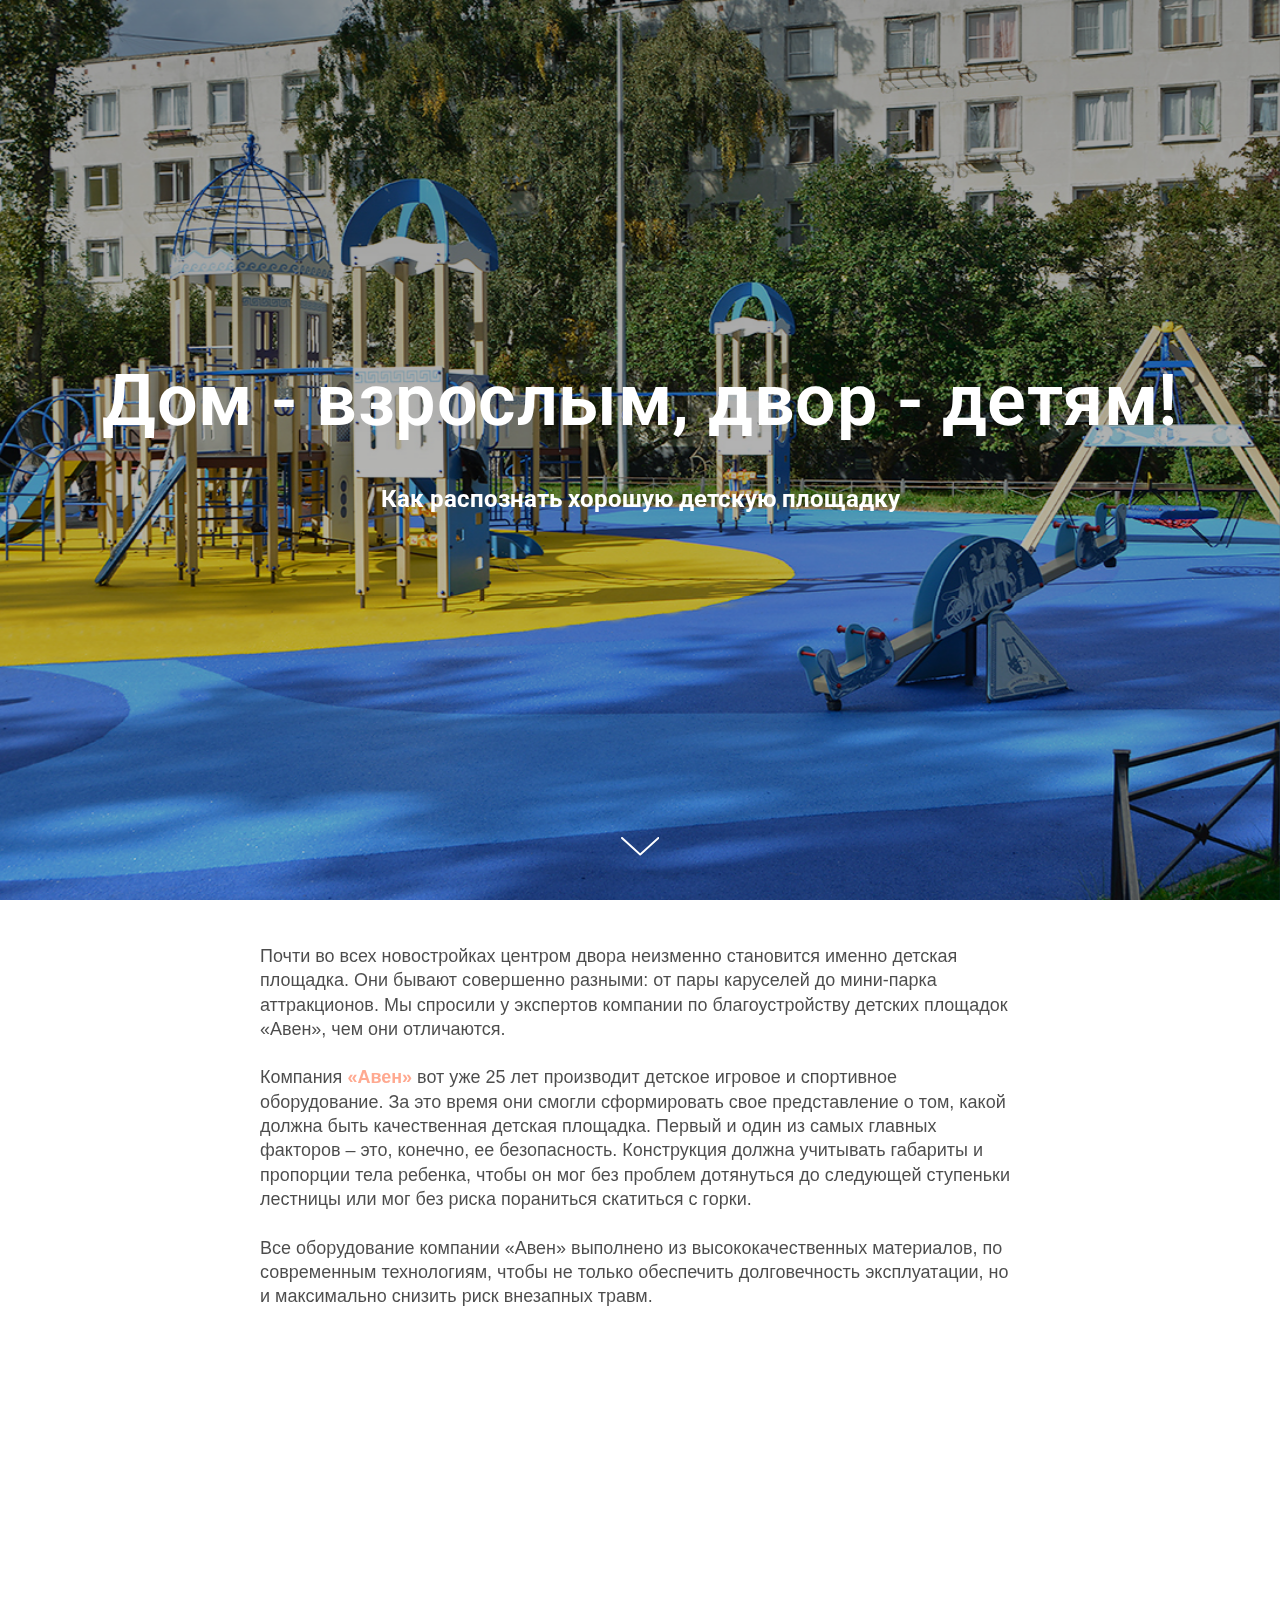
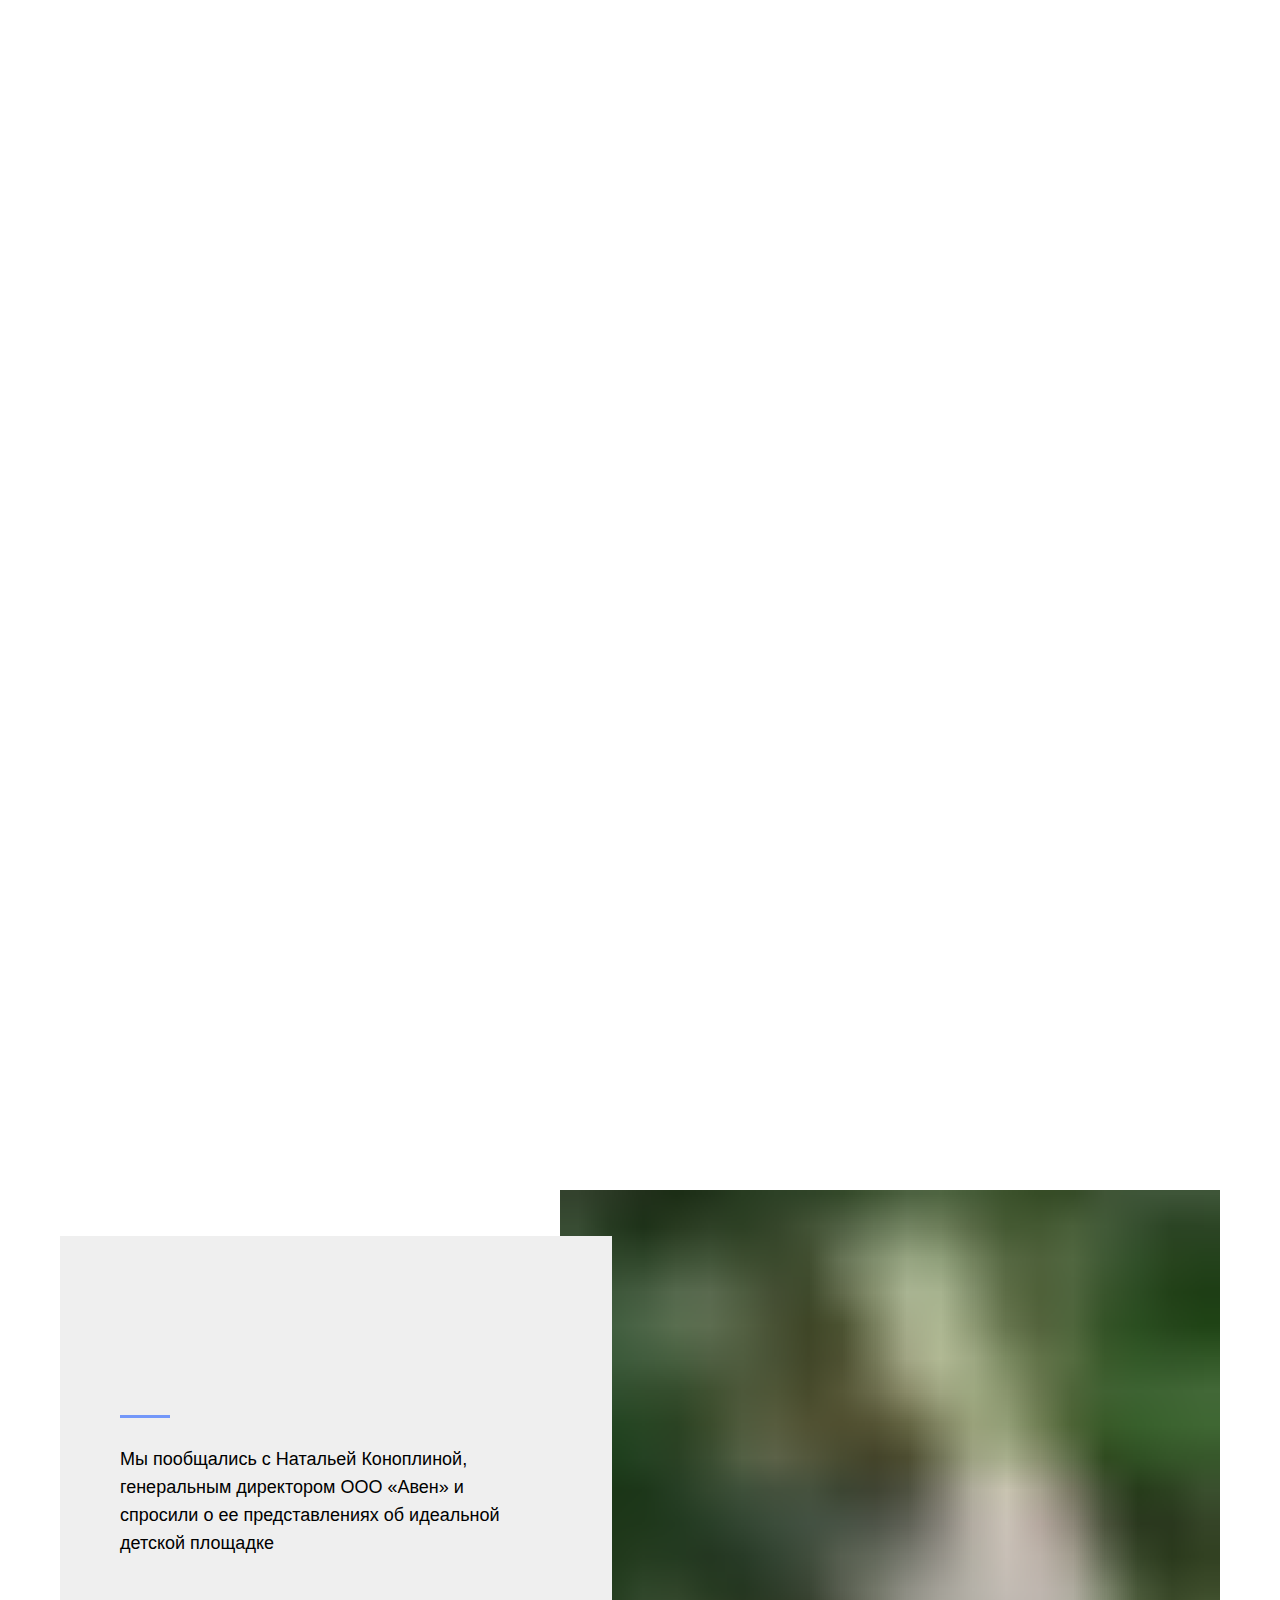
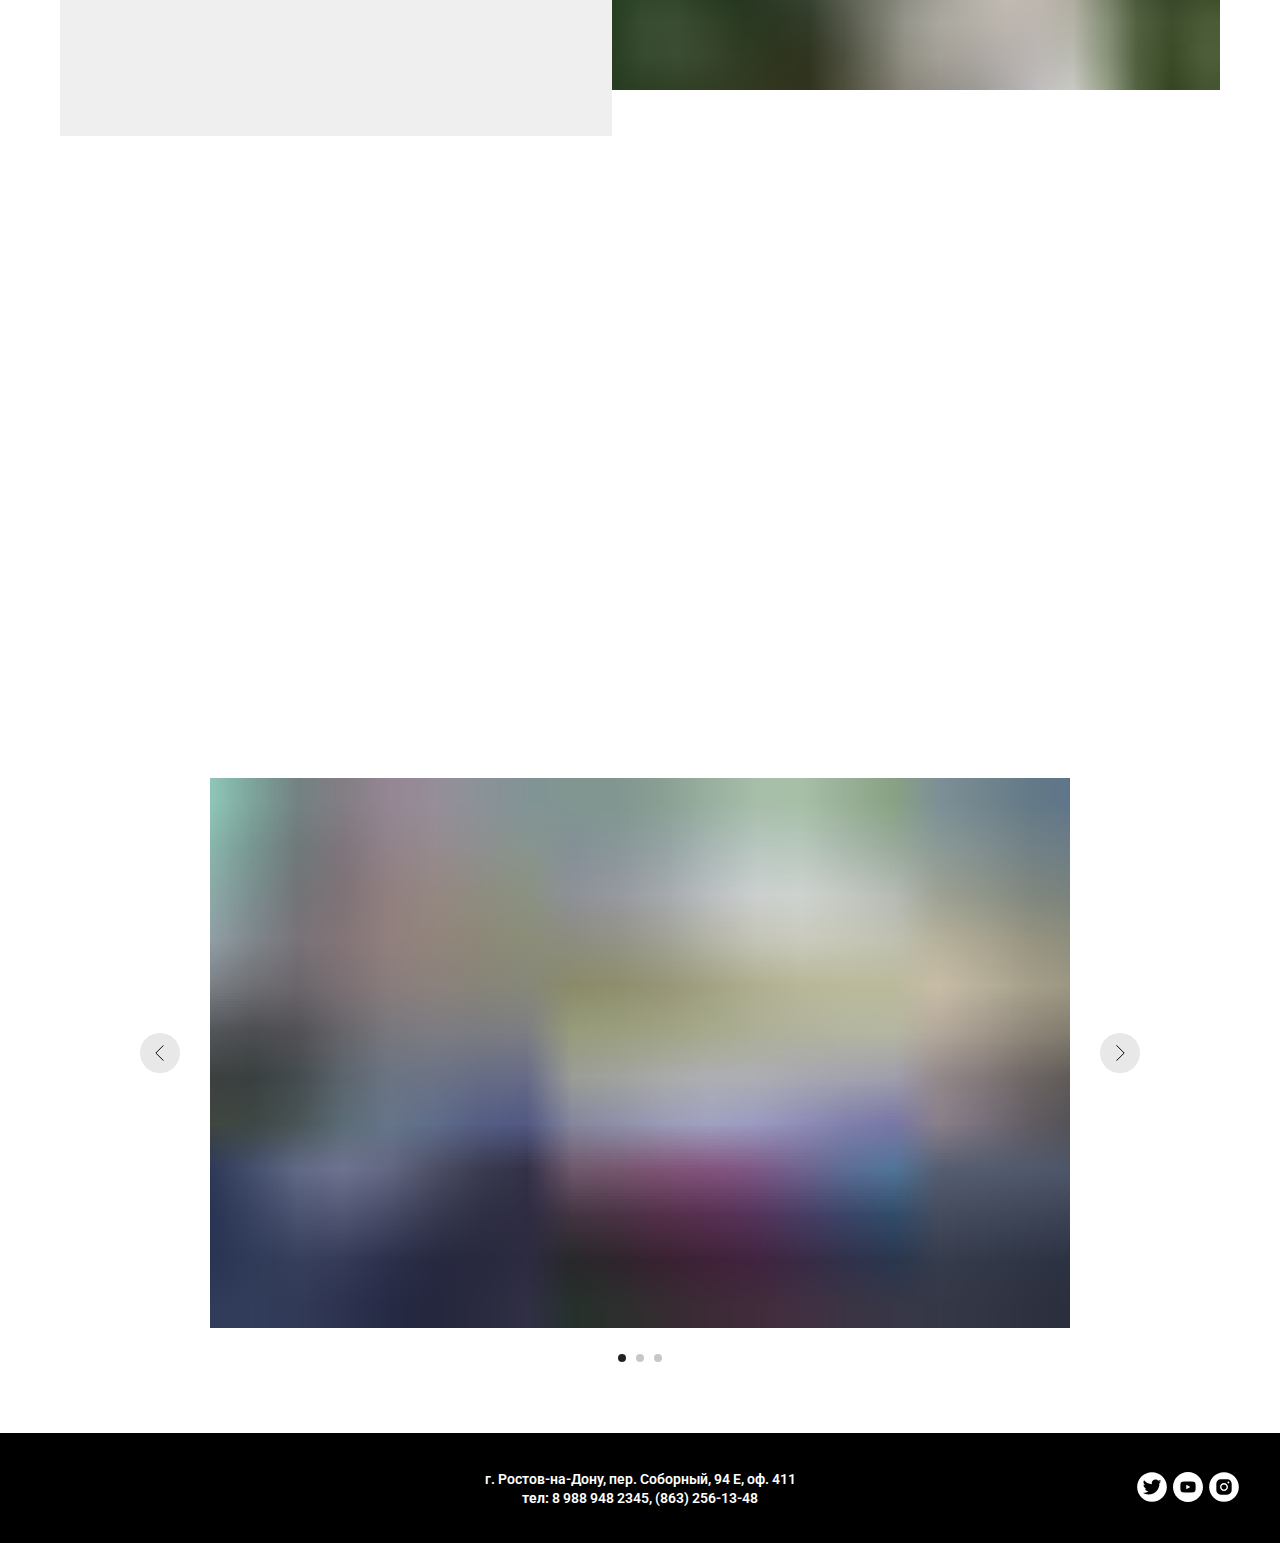
<file: aven/index.html>
<!DOCTYPE html><html> <head><meta charset="utf-8" /><meta http-equiv="Content-Type" content="text/html; charset=utf-8" /><meta name="viewport" content="width=device-width, initial-scale=1.0" /><!--metatextblock--><title>АВЕН</title><meta name="description" content="Стратегический партнер" /><meta property="og:url" content="https://1rndhouse.ru/aven" /><meta property="og:title" content="Дом – взрослым, двор – детям: как распознать хорошую детскую площадку" /><meta property="og:description" content=" Компания «Авен» вот уже 25 лет производит детское игровое и спортивное оборудование. За это время они смогли сформировать свое представление о том, какой должна быть качественная детская площадка." /><meta property="og:type" content="website" /><meta property="og:image" content="../images/tild3430-6638-4531-b034-393964643638__-__resize__504x__photo.jpg" /><link rel="canonical" href="https://1rndhouse.ru/aven"><!--/metatextblock--><meta property="fb:app_id" content="257953674358265" /><meta name="format-detection" content="telephone=no" /><meta http-equiv="x-dns-prefetch-control" content="on"><link rel="dns-prefetch" href="https://ws.tildacdn.com"><link rel="shortcut icon" href="../images/tild6530-6265-4365-a431-656638376631__favicon.ico" type="image/x-icon" /><link rel="apple-touch-icon" href="../images/tild6564-3733-4636-b935-623339306133___1rnd.png"><link rel="apple-touch-icon" sizes="76x76" href="../images/tild6564-3733-4636-b935-623339306133___1rnd.png"><link rel="apple-touch-icon" sizes="152x152" href="../images/tild6564-3733-4636-b935-623339306133___1rnd.png"><link rel="apple-touch-startup-image" href="../images/tild6564-3733-4636-b935-623339306133___1rnd.png"><meta name="msapplication-TileColor" content="#000000"><meta name="msapplication-TileImage" content="../images/tild3033-6265-4236-a465-313937383439___1rnd.png"><!-- Assets --><link rel="stylesheet" href="../css/tilda-grid-3.0.min.css" type="text/css" media="all" /><link rel="stylesheet" href="../css/tilda-blocks-2.14.css?t=1628162345" type="text/css" media="all" /><link rel="preconnect" href="https://fonts.gstatic.com"><link href="https://fonts.googleapis.com/css2?family=Roboto:wght@300;400;500;700&subset=latin,cyrillic" rel="stylesheet"><link rel="stylesheet" href="../css/tilda-animation-1.0.min.css" type="text/css" media="all" /><link rel="stylesheet" href="../css/tilda-cover-1.0.min.css" type="text/css" media="all" /><link rel="stylesheet" href="../css/tilda-slds-1.4.min.css" type="text/css" media="print" onload="this.media='all';" /><noscript><link rel="stylesheet" href="../css/tilda-slds-1.4.min.css" type="text/css" media="all" /></noscript><link rel="stylesheet" href="../css/tilda-zoom-2.0.min.css" type="text/css" media="print" onload="this.media='all';" /><noscript><link rel="stylesheet" href="../css/tilda-zoom-2.0.min.css" type="text/css" media="all" /></noscript><script src="../js/jquery-1.10.2.min.js"></script><script src="../js/tilda-scripts-3.0.min.js"></script><script src="../js/tilda-blocks-2.7.js?t=1628162345"></script><script src="../js/lazyload-1.3.min.js" charset="utf-8" async></script><script src="../js/tilda-animation-1.0.min.js" charset="utf-8" async></script><script src="../js/tilda-cover-1.0.min.js" charset="utf-8" async></script><script src="../js/tilda-events-1.0.min.js" charset="utf-8" async></script><script src="../js/tilda-slds-1.4.min.js" charset="utf-8" async></script><script src="../js/hammer.min.js" charset="utf-8" async></script><script src="../js/tilda-zoom-2.0.min.js" charset="utf-8" async></script><script type="text/javascript">window.dataLayer = window.dataLayer || [];</script><script type="text/javascript">if((/bot|google|yandex|baidu|bing|msn|duckduckbot|teoma|slurp|crawler|spider|robot|crawling|facebook/i.test(navigator.userAgent))===false && typeof(sessionStorage)!='undefined' && sessionStorage.getItem('visited')!=='y'){	var style=document.createElement('style');	style.type='text/css';	style.innerHTML='@media screen and (min-width: 980px) {.t-records {opacity: 0;}.t-records_animated {-webkit-transition: opacity ease-in-out .2s;-moz-transition: opacity ease-in-out .2s;-o-transition: opacity ease-in-out .2s;transition: opacity ease-in-out .2s;}.t-records.t-records_visible {opacity: 1;}}';	document.getElementsByTagName('head')[0].appendChild(style);	$(document).ready(function() {	$('.t-records').addClass('t-records_animated');	setTimeout(function(){ $('.t-records').addClass('t-records_visible'); sessionStorage.setItem('visited','y');	},400);	});
}</script></head><body class="t-body" style="margin:0;"><!--allrecords--><div id="allrecords" data-tilda-export="yes" class="t-records" data-hook="blocks-collection-content-node" data-tilda-project-id="3662896" data-tilda-page-id="18521000" data-tilda-page-alias="aven" data-tilda-formskey="8c4527c8157db94faa4d3e9d205a80c7" data-tilda-lazy="yes" ><div id="rec299311734" class="r t-rec" style=" " data-animationappear="off" data-record-type="18" ><!-- cover --><div class="t-cover" id="recorddiv299311734" bgimgfield="img" style="height:100vh; background-image:url('../images/tild3430-6638-4531-b034-393964643638__-__resize__20x__photo.jpg');" ><div class="t-cover__carrier" id="coverCarry299311734" data-content-cover-id="299311734" data-content-cover-bg="../images/tild3430-6638-4531-b034-393964643638__photo.jpg" data-content-cover-height="100vh" data-content-cover-parallax="fixed" style="height:100vh; "></div> <div class="t-cover__filter" style="height:100vh;background-image: -moz-linear-gradient(top, rgba(0,0,0,0.40), rgba(0,0,0,0.20));background-image: -webkit-linear-gradient(top, rgba(0,0,0,0.40), rgba(0,0,0,0.20));background-image: -o-linear-gradient(top, rgba(0,0,0,0.40), rgba(0,0,0,0.20));background-image: -ms-linear-gradient(top, rgba(0,0,0,0.40), rgba(0,0,0,0.20));background-image: linear-gradient(top, rgba(0,0,0,0.40), rgba(0,0,0,0.20));filter: progid:DXImageTransform.Microsoft.gradient(startColorStr='#99000000', endColorstr='#cc000000');"></div><div class="t-container"> <div class="t-col t-col_12 "><div class="t-cover__wrapper t-valign_middle" style="height:100vh;"> <div class="t001 t-align_center"> <div class="t001__wrapper" data-hook-content="covercontent"> <h1 class="t001__title t-title t-title_xl" style="" field="title">Дом - взрослым, двор - детям!</h1> <div class="t001__descr t-descr t-descr_xl t001__descr_center" style="" field="descr"><strong>Как распознать хорошую детскую площадку</strong></div> <span class="space"></span> </div> </div> </div> </div> </div> <!-- arrow --> <div class="t-cover__arrow"><div class="t-cover__arrow-wrapper t-cover__arrow-wrapper_animated"><div class="t-cover__arrow_mobile"><svg class="t-cover__arrow-svg" style="fill:#ffffff;" x="0px" y="0px" width="38.417px" height="18.592px" viewBox="0 0 38.417 18.592" style="enable-background:new 0 0 38.417 18.592;"><g><path d="M19.208,18.592c-0.241,0-0.483-0.087-0.673-0.261L0.327,1.74c-0.408-0.372-0.438-1.004-0.066-1.413c0.372-0.409,1.004-0.439,1.413-0.066L19.208,16.24L36.743,0.261c0.411-0.372,1.042-0.342,1.413,0.066c0.372,0.408,0.343,1.041-0.065,1.413L19.881,18.332C19.691,18.505,19.449,18.592,19.208,18.592z"/></g></svg></div></div></div> <!-- arrow --> </div> </div><div id="rec299314163" class="r t-rec t-rec_pt_45 t-rec_pb_45" style="padding-top:45px;padding-bottom:45px; " data-record-type="127" ><!-- T119 --><div class="t119"><div class="t-container "> <div class="t-col t-col_8 t-prefix_2"><div class="t119__preface t-descr" style="opacity:0.70;" field="text"><div style="font-size:18px;font-family:'Arial';" data-customstyle="yes">Почти во всех новостройках центром двора неизменно становится именно детская площадка. Они бывают совершенно разными: от пары каруселей до мини-парка аттракционов. Мы спросили у экспертов компании по благоустройству детских площадок «Авен», чем они отличаются.<br /><br />Компания <a href="https://aven-maf.ru/" style=""><strong>«Авен»</strong></a> вот уже 25 лет производит детское игровое и спортивное оборудование. За это время они смогли сформировать свое представление о том, какой должна быть качественная детская площадка. Первый и один из самых главных факторов – это, конечно, ее безопасность. Конструкция должна учитывать габариты и пропорции тела ребенка, чтобы он мог без проблем дотянуться до следующей ступеньки лестницы или мог без риска пораниться скатиться с горки. <br /><br />Все оборудование компании «Авен» выполнено из высококачественных материалов, по современным технологиям, чтобы не только обеспечить долговечность эксплуатации, но и максимально снизить риск внезапных травм.<br /></div></div></div></div></div></div><div id="rec299320802" class="r t-rec t-rec_pt_15 t-rec_pb_0" style="padding-top:15px;padding-bottom:0px; " data-record-type="169" ><!-- t155 --><div class="t155"> <div class="t-container"> <div class="t-row"> <div class="t-col t-col_6 t-bgimg" bgimgfield="gi_img__0" data-zoomable="yes" data-img-zoom-url="../images/tild3565-3864-4364-a236-626532326239__3.jpg" data-original="../images/tild3565-3864-4364-a236-626532326239__3.jpg" style="background: url('../images/tild3565-3864-4364-a236-626532326239__-__resizeb__20x__3.jpg') center center no-repeat; background-size:cover; height:460px; margin-bottom:20px;" itemscope itemtype="http://schema.org/ImageObject"><meta itemprop="image" content="../images/tild3565-3864-4364-a236-626532326239__3.jpg"></div> <div class="t-col t-col_6 t-bgimg" bgimgfield="gi_img__1" data-zoomable="yes" data-img-zoom-url="../images/tild3831-6537-4336-b966-636266343961___3.jpeg" data-original="../images/tild3831-6537-4336-b966-636266343961___3.jpeg" style="background: url('../images/tild3831-6537-4336-b966-636266343961__-__resizeb__20x___3.jpeg') center center no-repeat; background-size:cover; height:460px; margin-bottom:20px;" itemscope itemtype="http://schema.org/ImageObject"><meta itemprop="image" content="../images/tild3831-6537-4336-b966-636266343961___3.jpeg"></div> </div> </div></div></div><div id="rec299314690" class="r t-rec t-rec_pt_15 t-rec_pb_0" style="padding-top:15px;padding-bottom:0px; " data-record-type="127" ><!-- T119 --><div class="t119"><div class="t-container "> <div class="t-col t-col_8 t-prefix_2"><div class="t119__preface t-descr" style="opacity:0.70;" field="text"><div style="font-size:18px;font-family:'Arial';" data-customstyle="yes"> Но даже если игровой комплекс, горка или карусель будет абсолютно безопасной, это вовсе не делает ее хорошей с точки зрения ребенка. Идеальная детская площадка, кроме того, должна быть яркой и оригинальной. Например, комплекс может быть стилизован в одной тематике – как детский городок «Лесные звери», который как за счет цветовых решений, так и с помощью витиеватости и запутанности самой площадки создает у ребенка ощущение настоящего непроходимого леса и подстегивает его фантазию. <br /><br />У «Авена» есть детские площадки в разных стилях: викинги, форт, арена, перевернутая вверх ногами, средневековая, сказочная.<br /></div></div></div></div></div></div><div id="rec299328087" class="r t-rec t-rec_pt_30" style="padding-top:30px; " data-record-type="169" ><!-- t155 --><div class="t155"> <div class="t-container"> <div class="t-row"> <div class="t-col t-col_6 t-bgimg" bgimgfield="gi_img__0" data-zoomable="yes" data-img-zoom-url="../images/tild3364-3737-4634-a366-663836623862__11.jpeg" data-original="../images/tild3364-3737-4634-a366-663836623862__11.jpeg" style="background: url('../images/tild3364-3737-4634-a366-663836623862__-__resizeb__20x__11.jpeg') center center no-repeat; background-size:cover; height:460px; margin-bottom:20px;" itemscope itemtype="http://schema.org/ImageObject"><meta itemprop="image" content="../images/tild3364-3737-4634-a366-663836623862__11.jpeg"></div> <div class="t-col t-col_6 t-bgimg" bgimgfield="gi_img__1" data-zoomable="yes" data-img-zoom-url="../images/tild6132-6336-4461-b839-333665616363__4.jpg" data-original="../images/tild6132-6336-4461-b839-333665616363__4.jpg" style="background: url('../images/tild6132-6336-4461-b839-333665616363__-__resizeb__20x__4.jpg') center center no-repeat; background-size:cover; height:460px; margin-bottom:20px;" itemscope itemtype="http://schema.org/ImageObject"><meta itemprop="image" content="../images/tild6132-6336-4461-b839-333665616363__4.jpg"></div> </div> </div></div></div><div id="rec299331204" class="r t-rec t-rec_pt_15 t-rec_pb_0" style="padding-top:15px;padding-bottom:0px; " data-record-type="127" ><!-- T119 --><div class="t119"><div class="t-container "> <div class="t-col t-col_8 t-prefix_2"><div class="t119__preface t-descr" style="opacity:0.70;" field="text"><div style="font-size:18px;font-family:'Arial';" data-customstyle="yes"> Третьим фактором идеальной детской площадки является ее функциональность. Дети редко играют в одиночку – и в «Авене» об этом знают. Поэтому даже самая простая детская горка здесь имеет перекладину и лестницу по обе стороны. Таким образом кататься может только один ребенок, а веселиться – все. Такие незаметные мелочи и придают площадке функциональность, которая, может быть не заметна сразу, но по факту очень важна. </div></div></div></div></div></div><div id="rec299264714" class="r t-rec t-rec_pt_15 t-rec_pb_15" style="padding-top:15px;padding-bottom:15px; " data-animationappear="off" data-record-type="814" > <!-- t814 --><div class="t814"> <div class="t-container"> <div class="t814__top t-col t-col_5 "> <div class="t814__blocktext-wrapper"> <div class="t814__blocktext t-align_left" style="background-color: #efefef; left: 0;"> <div class="t814__content t-valign_middle"> <div class="t814__box"> <div class="t814__line " style="background-color: #1f5bff;opacity:0.60;"></div> <div class="t814__descr t-descr t-descr_md " field="descr" style="color:#000000;"><div style="font-size:18px;font-family:'Arial';" data-customstyle="yes">Мы пообщались с Натальей Коноплиной, генеральным директором ООО «Авен» и спросили о ее представлениях об идеальной детской площадке<br /></div></div> </div> </div> </div> </div> </div> <div class="t-col t-col_7 "> <div class="t814__blockimg-wrapper" style="padding-bottom:75.757575757576%;"> <div class="t814__blockimg t-bgimg " bgimgfield="img" data-original="../images/tild6533-3861-4839-a236-663334383230__a70ec62a-2a17-42f4-8.jpeg" style="background-image:url('../images/tild6533-3861-4839-a236-663334383230__-__resizeb__20x__a70ec62a-2a17-42f4-8.jpeg');"></div> </div> </div> </div></div><script> $(document).ready(function() { t814_init('299264714'); });</script></div><div id="rec299337571" class="r t-rec t-rec_pt_15 t-rec_pb_15" style="padding-top:15px;padding-bottom:15px; " data-record-type="127" ><!-- T119 --><div class="t119"><div class="t-container "> <div class="t-col t-col_8 t-prefix_2"><div class="t119__preface t-descr" style="opacity:0.70;" field="text"><div style="font-size:18px;font-family:'Arial';" data-customstyle="yes"><strong></strong><span style="font-family: Arial;"><span style="font-size: 18px;" data-redactor-style="font-size: 18px;">- </span></span><strong><span data-redactor-tag="span" style="font-family: Arial;"><span style="font-size: 18px;" data-redactor-style="font-size: 18px;">Наталья, почему вы рекомендуете площадки «АВЕН»?</span></span></strong> <br /><br />- Я являюсь коренным жителем Ростова и влюблена в наш город, поэтому мне не безразлично его благоустройство и то, какие площадки стоят и как они при этом выглядят. <br /><br />Моя работа выходит за рамки моей личной жизни и жизни моей семьи. Я надеюсь, что мой маленький вклад в красоту города будет виден. И возможно, на пенсии, я буду с удовольствием об этом вспоминать. <br /><br />Что касается работы в компании - мы предлагаем только то, что нравится детям! Каждый из нас, будучи ребенком, всегда мечтал играть на благоустроенной и интересной детской площадке, именно поэтому во дворе дома, где я живу, стоит площадка АВЕН. Будущее нашего общества принадлежит детям. <br /><strong><br />- Какую бы вы поставили площадку в своем дворе и почему?</strong> <br /><br />- Игровой комплекс <a href="https://aven-maf.ru/igrovye-ploshchadki/detskie-gorodki-i-igrovye-kompleksy/g-92-korabl/" style="">Г-92 "Корабль</a>. Корабль сам по себе является символом порта, а Ростов все-таки портовый город, что, безусловно, отражено даже в названии. Мне кажется, что детям, живущим в нашем городе, достаточно просто во время игр ассоциировать себя с моряками, и такое оформление детской площадки привлечет их и, может, даже подарит несколько интересных сюжетов для игр. <br /><br />К тому же, это очень актуальная тема для районов, приближенных к набережной и Дону. Здесь это в целом хорошо вписывается в городское пространство.<br /></div></div></div></div></div></div><div id="rec299340066" class="r t-rec t-rec_pt_15 t-rec_pb_45" style="padding-top:15px;padding-bottom:45px; " data-animationappear="off" data-record-type="670" ><div class="t670"> <div class="t-slds" style="visibility: hidden;"> <div class="t-container t-slds__main"> <div class="t-slds__container t-width t-width_9 t-margin_auto"> <div class="t-slds__items-wrapper t-slds_animated-none t-slds__witharrows" data-slider-transition="300" data-slider-with-cycle="true" data-slider-correct-height="true" data-auto-correct-mobile-width="false" data-slider-arrows-nearpic="yes" > <div class="t-slds__item t-slds__item_active" data-slide-index="1"> <div class="t-width t-width_9 t-margin_auto" itemscope itemtype="http://schema.org/ImageObject"> <div class="t-slds__wrapper t-align_center"> <meta itemprop="image" content="../images/tild3539-3437-4963-b164-633932326661__8.jpg"> <div class="t670__imgwrapper" bgimgfield="gi_img__0"> <div class="t-slds__bgimg t-bgimg" data-original="../images/tild3539-3437-4963-b164-633932326661__8.jpg" style="background-image: url('../images/tild3539-3437-4963-b164-633932326661__-__resizeb__20x__8.jpg');"></div> <div class="t670__separator" data-slider-image-width="860" data-slider-image-height="550"></div> </div> </div> </div> </div> <div class="t-slds__item " data-slide-index="2"> <div class="t-width t-width_9 t-margin_auto" itemscope itemtype="http://schema.org/ImageObject"> <div class="t-slds__wrapper t-align_center"> <meta itemprop="image" content="../images/tild3133-3033-4532-a639-623635336535__1.jpg"> <div class="t670__imgwrapper" bgimgfield="gi_img__1"> <div class="t-slds__bgimg t-bgimg" data-original="../images/tild3133-3033-4532-a639-623635336535__1.jpg" style="background-image: url('../images/tild3133-3033-4532-a639-623635336535__-__resizeb__20x__1.jpg');"></div> <div class="t670__separator" data-slider-image-width="860" data-slider-image-height="550"></div> </div> </div> </div> </div> <div class="t-slds__item " data-slide-index="3"> <div class="t-width t-width_9 t-margin_auto" itemscope itemtype="http://schema.org/ImageObject"> <div class="t-slds__wrapper t-align_center"> <meta itemprop="image" content="../images/tild3736-3066-4830-b937-633132396161__7.jpg"> <div class="t670__imgwrapper" bgimgfield="gi_img__2"> <div class="t-slds__bgimg t-bgimg" data-original="../images/tild3736-3066-4830-b937-633132396161__7.jpg" style="background-image: url('../images/tild3736-3066-4830-b937-633132396161__-__resizeb__20x__7.jpg');"></div> <div class="t670__separator" data-slider-image-width="860" data-slider-image-height="550"></div> </div> </div> </div> </div> </div> </div> <div class="t-slds__arrow_container t-slds__arrow_container-outside"> <div class="t-slds__arrow_wrapper t-slds__arrow_wrapper-left" data-slide-direction="left"> <div class="t-slds__arrow t-slds__arrow-left t-slds__arrow-withbg" style="width: 40px; height: 40px;background-color: rgba(232,232,232,1);"> <div class="t-slds__arrow_body t-slds__arrow_body-left" style="width: 9px;"> <svg style="display: block" viewBox="0 0 9.3 17" xmlns="http://www.w3.org/2000/svg" xmlns:xlink="http://www.w3.org/1999/xlink"> <desc>Left</desc> <polyline fill="none" stroke="#000000" stroke-linejoin="butt" stroke-linecap="butt" stroke-width="1" points="0.5,0.5 8.5,8.5 0.5,16.5" /> </svg> </div> </div></div><div class="t-slds__arrow_wrapper t-slds__arrow_wrapper-right" data-slide-direction="right"> <div class="t-slds__arrow t-slds__arrow-right t-slds__arrow-withbg" style="width: 40px; height: 40px;background-color: rgba(232,232,232,1);"> <div class="t-slds__arrow_body t-slds__arrow_body-right" style="width: 9px;"> <svg style="display: block" viewBox="0 0 9.3 17" xmlns="http://www.w3.org/2000/svg" xmlns:xlink="http://www.w3.org/1999/xlink"> <desc>Right</desc> <polyline fill="none" stroke="#000000" stroke-linejoin="butt" stroke-linecap="butt" stroke-width="1" points="0.5,0.5 8.5,8.5 0.5,16.5" /> </svg> </div> </div></div> </div> <div class="t-slds__bullet_wrapper"> <div class="t-slds__bullet t-slds__bullet_active" data-slide-bullet-for="1"> <div class="t-slds__bullet_body" style="background-color: #c7c7c7;"></div> </div> <div class="t-slds__bullet " data-slide-bullet-for="2"> <div class="t-slds__bullet_body" style="background-color: #c7c7c7;"></div> </div> <div class="t-slds__bullet " data-slide-bullet-for="3"> <div class="t-slds__bullet_body" style="background-color: #c7c7c7;"></div> </div> </div> <div class="t-slds__caption__container"> </div> </div> </div></div><script> $(document).ready(function() { t670_init('299340066'); t_onFuncLoad('t_sldsInit', function() { t_sldsInit('299340066'); }); }); $('.t670').bind('displayChanged',function(){ t_onFuncLoad('t_slds_updateSlider', function() { t_slds_updateSlider('299340066'); }); t_onFuncLoad('t_slds_positionArrows', function() { t_slds_positionArrows('299340066'); }); }); </script><style> #rec299340066 .t-slds__bullet_active .t-slds__bullet_body { background-color: #222 !important; } #rec299340066 .t-slds__bullet:hover .t-slds__bullet_body { background-color: #222 !important; }</style></div><div id="rec299341920" class="r t-rec t-rec_pt_15 t-rec_pb_15" style="padding-top:15px;padding-bottom:15px;background-color:#000000; " data-record-type="463" data-bg-color="#000000"><!-- T463 --><div class="t463" id="t-footer_299341920"> <div class="t463__maincontainer " > <div class="t463__content" style=""> <div class="t463__colwrapper"> <div class="t463__col"> <a href="https://aven-maf.ru/" target="_blank" style="color:#ffffff;font-size:20px;font-weight:600;"> <img src="../images/tild3961-3362-4064-a564-613733383561__-__empty___.jpg" data-original="../images/tild3961-3362-4064-a564-613733383561___.jpg" class="t463__logo t463__img t-img" imgfield="img" alt=""> </a> </div> <div class="t463__col t463__col_center t-align_center"> <div class="t463__typo t463__copyright t-name t-name_xs" field="text" style="color: #ffffff;"> г. Ростов-на-Дону, пер. Соборный, 94 Е, оф. 411<br /><strong> тел:</strong> 8 988 948 2345, (863) 256-13-48<br /> </div> </div> <div class="t463__col t-align_right"> <div class="t-sociallinks"> <div class="t-sociallinks__wrapper"> <div class="t-sociallinks__item"> <a href="https://twitter.com/avenmaf" target="_blank"> <svg class="t-sociallinks__svg" version="1.1" id="Layer_1" xmlns="http://www.w3.org/2000/svg" xmlns:xlink="http://www.w3.org/1999/xlink" x="0px" y="0px" width="30px" height="30px" viewBox="0 0 48 48" enable-background="new 0 0 48 48" xml:space="preserve"><desc>Twitter</desc><path style="fill:#ffffff;" d="M47.762,24c0,13.121-10.639,23.76-23.761,23.76S0.24,37.121,0.24,24c0-13.124,10.639-23.76,23.761-23.76 S47.762,10.876,47.762,24 M38.031,12.375c-1.177,0.7-2.481,1.208-3.87,1.481c-1.11-1.186-2.694-1.926-4.455-1.926 c-3.364,0-6.093,2.729-6.093,6.095c0,0.478,0.054,0.941,0.156,1.388c-5.063-0.255-9.554-2.68-12.559-6.367 c-0.524,0.898-0.825,1.947-0.825,3.064c0,2.113,1.076,3.978,2.711,5.07c-0.998-0.031-1.939-0.306-2.761-0.762v0.077 c0,2.951,2.1,5.414,4.889,5.975c-0.512,0.14-1.05,0.215-1.606,0.215c-0.393,0-0.775-0.039-1.146-0.109 c0.777,2.42,3.026,4.182,5.692,4.232c-2.086,1.634-4.712,2.607-7.567,2.607c-0.492,0-0.977-0.027-1.453-0.084 c2.696,1.729,5.899,2.736,9.34,2.736c11.209,0,17.337-9.283,17.337-17.337c0-0.263-0.004-0.527-0.017-0.789 c1.19-0.858,2.224-1.932,3.039-3.152c-1.091,0.485-2.266,0.811-3.498,0.958C36.609,14.994,37.576,13.8,38.031,12.375"/></svg> </a> </div> <div class="t-sociallinks__item"> <a href="https://www.youtube.com/" target="_blank"> <svg class="t-sociallinks__svg" version="1.1" id="Layer_1" xmlns="http://www.w3.org/2000/svg" xmlns:xlink="http://www.w3.org/1999/xlink" x="0px" y="0px" width="30px" height="30px" viewBox="0 0 48 48" enable-background="new 0 0 48 48" xml:space="preserve"><desc>Youtube</desc><path style="fill:#ffffff;" d="M24 0.0130005C37.248 0.0130005 47.987 10.753 47.987 24C47.987 37.247 37.247 47.987 24 47.987C10.753 47.987 0.0130005 37.247 0.0130005 24C0.0130005 10.753 10.752 0.0130005 24 0.0130005ZM35.815 18.093C35.565 16.756 34.452 15.758 33.173 15.635C30.119 15.439 27.054 15.28 23.995 15.278C20.936 15.276 17.882 15.432 14.828 15.625C13.544 15.749 12.431 16.742 12.182 18.084C11.898 20.017 11.756 21.969 11.756 23.92C11.756 25.871 11.898 27.823 12.182 29.756C12.431 31.098 13.544 32.21 14.828 32.333C17.883 32.526 20.935 32.723 23.995 32.723C27.053 32.723 30.121 32.551 33.173 32.353C34.452 32.229 35.565 31.084 35.815 29.747C36.101 27.817 36.244 25.868 36.244 23.919C36.244 21.971 36.101 20.023 35.815 18.093ZM21.224 27.435V20.32L27.851 23.878L21.224 27.435Z"/></svg> </a> </div> <div class="t-sociallinks__item"> <a href="https://www.instagram.com/" target="_blank"> <svg class="t-sociallinks__svg" version="1.1" id="Layer_1" xmlns="http://www.w3.org/2000/svg" xmlns:xlink="http://www.w3.org/1999/xlink" width="30px" height="30px" viewBox="0 0 30 30" xml:space="preserve"><desc>Instagram</desc><path style="fill:#ffffff;" d="M15,11.014 C12.801,11.014 11.015,12.797 11.015,15 C11.015,17.202 12.802,18.987 15,18.987 C17.199,18.987 18.987,17.202 18.987,15 C18.987,12.797 17.199,11.014 15,11.014 L15,11.014 Z M15,17.606 C13.556,17.606 12.393,16.439 12.393,15 C12.393,13.561 13.556,12.394 15,12.394 C16.429,12.394 17.607,13.561 17.607,15 C17.607,16.439 16.444,17.606 15,17.606 L15,17.606 Z"></path><path style="fill:#ffffff;" d="M19.385,9.556 C18.872,9.556 18.465,9.964 18.465,10.477 C18.465,10.989 18.872,11.396 19.385,11.396 C19.898,11.396 20.306,10.989 20.306,10.477 C20.306,9.964 19.897,9.556 19.385,9.556 L19.385,9.556 Z"></path><path style="fill:#ffffff;" d="M15.002,0.15 C6.798,0.15 0.149,6.797 0.149,15 C0.149,23.201 6.798,29.85 15.002,29.85 C23.201,29.85 29.852,23.202 29.852,15 C29.852,6.797 23.201,0.15 15.002,0.15 L15.002,0.15 Z M22.666,18.265 C22.666,20.688 20.687,22.666 18.25,22.666 L11.75,22.666 C9.312,22.666 7.333,20.687 7.333,18.28 L7.333,11.734 C7.333,9.312 9.311,7.334 11.75,7.334 L18.25,7.334 C20.688,7.334 22.666,9.312 22.666,11.734 L22.666,18.265 L22.666,18.265 Z"></path></svg> </a> </div> </div></div> </div> </div> </div> </div></div></div></div><!--/allrecords--><!-- Stat --><script type="text/javascript">if (! window.mainTracker) { window.mainTracker = 'tilda'; }	window.tildastatscroll = 'yes';	(function (d, w, k, o, g) { var n=d.getElementsByTagName(o)[0],s=d.createElement(o),f=function(){n.parentNode.insertBefore(s,n);}; s.type = "text/javascript"; s.async = true; s.key = k; s.id = "tildastatscript"; s.src=g; if (w.opera=="[object Opera]") {d.addEventListener("DOMContentLoaded", f, false);} else { f(); } })(document, window, '62f1520a7e6ffcc21f897346acd4ed63','script','../js/tildastat-0.2.min.js');</script></body></html>
</file>
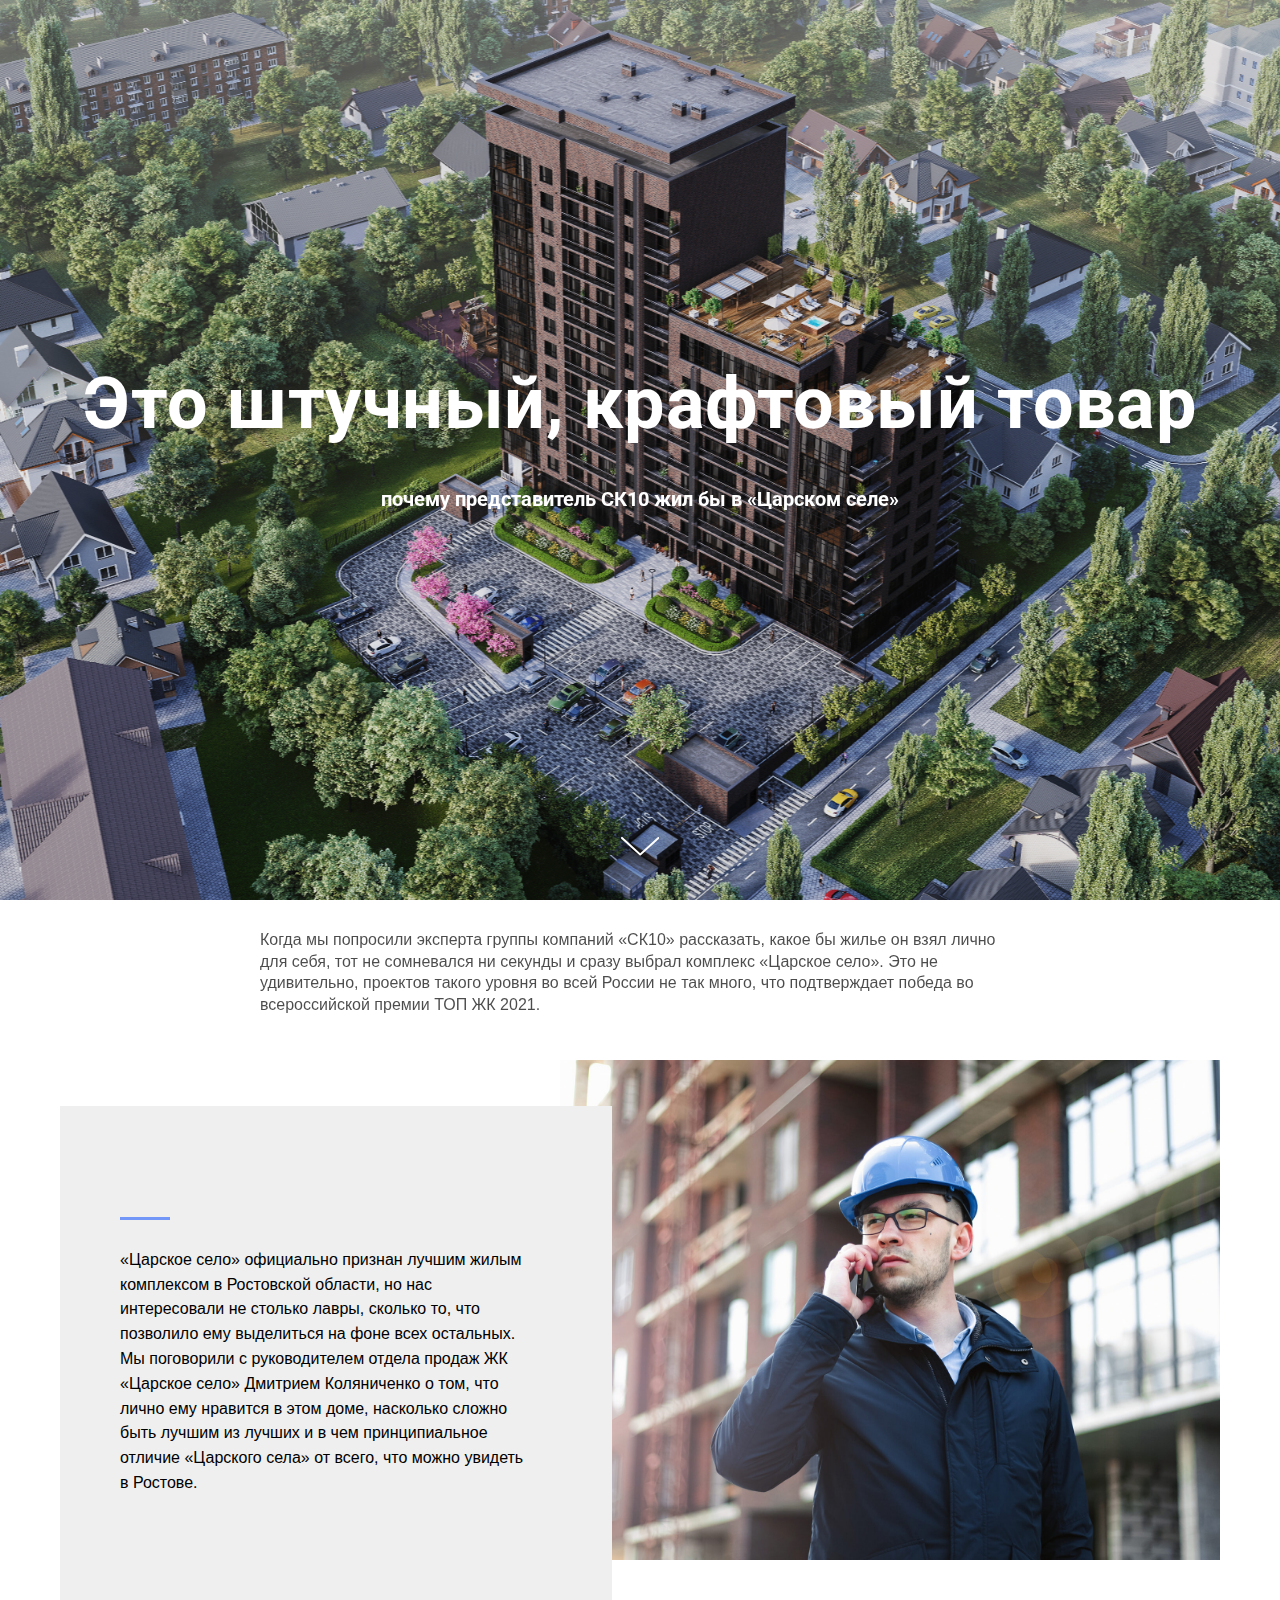
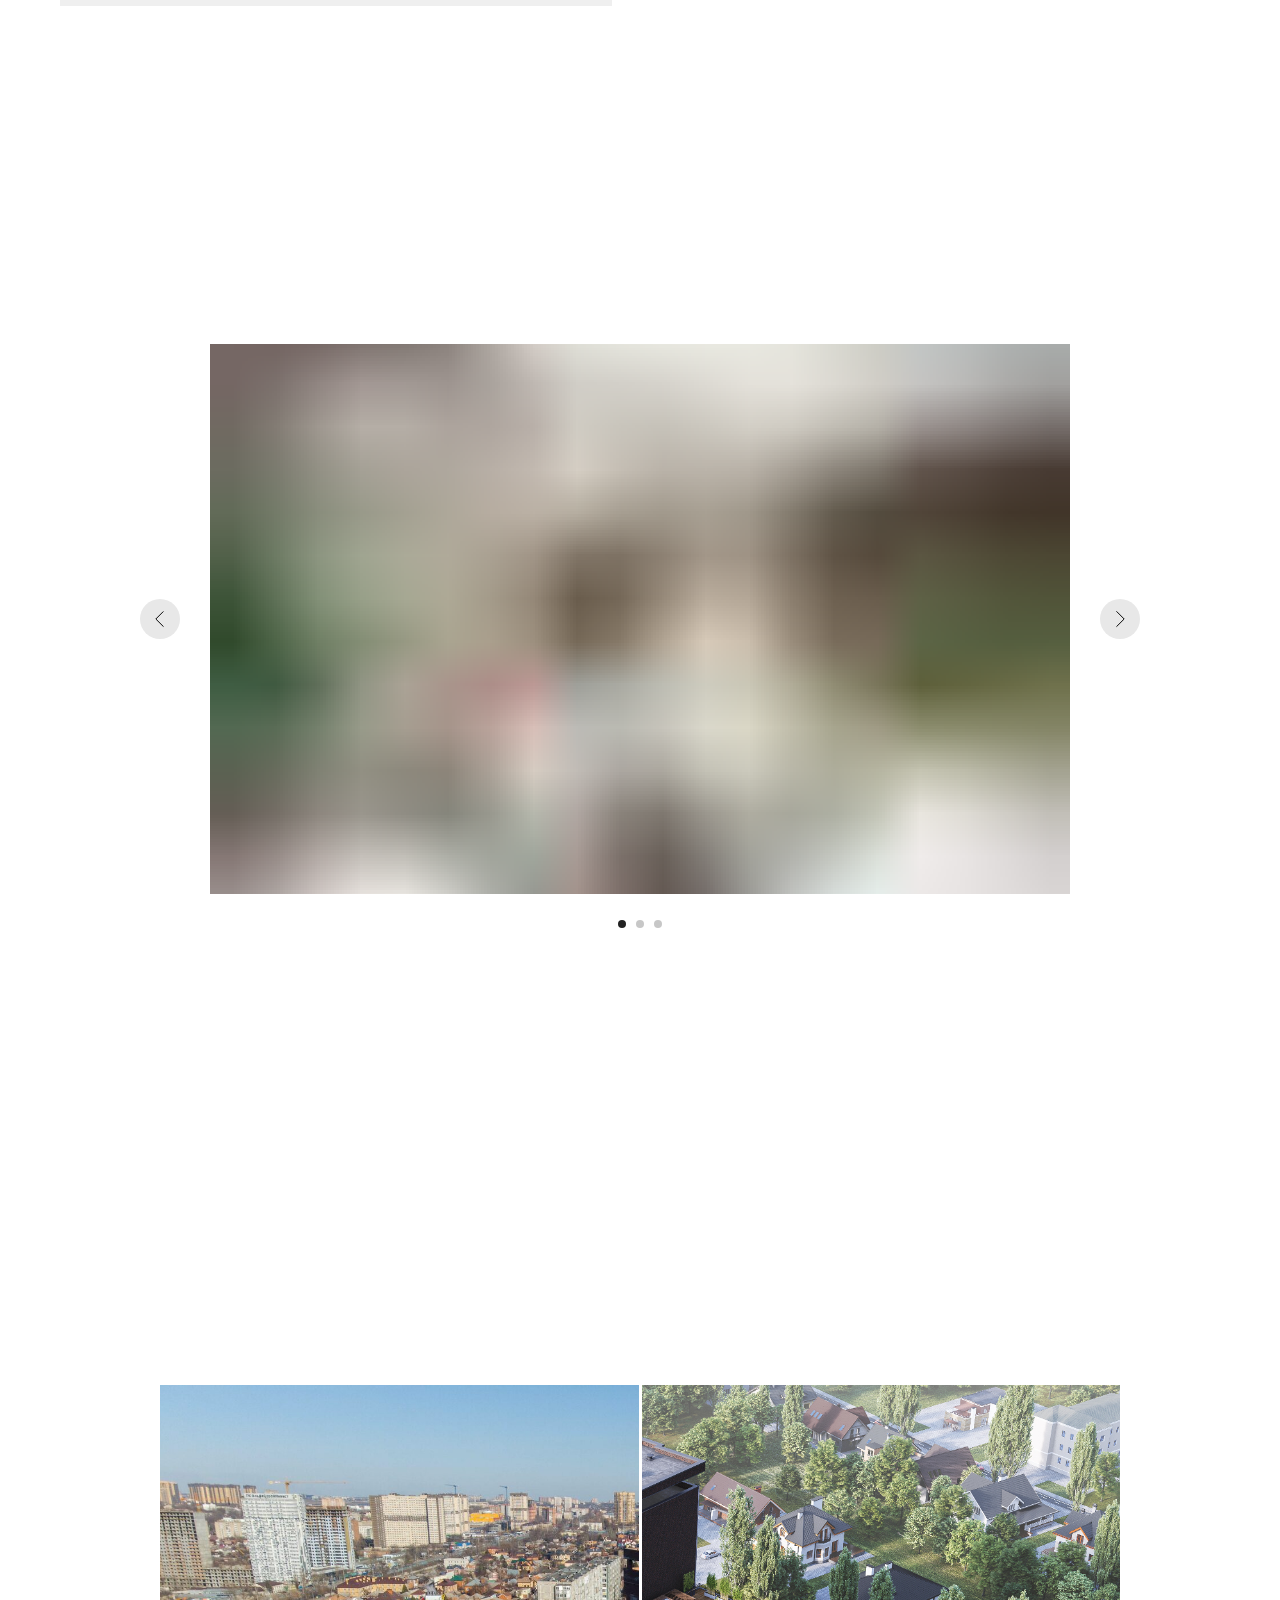
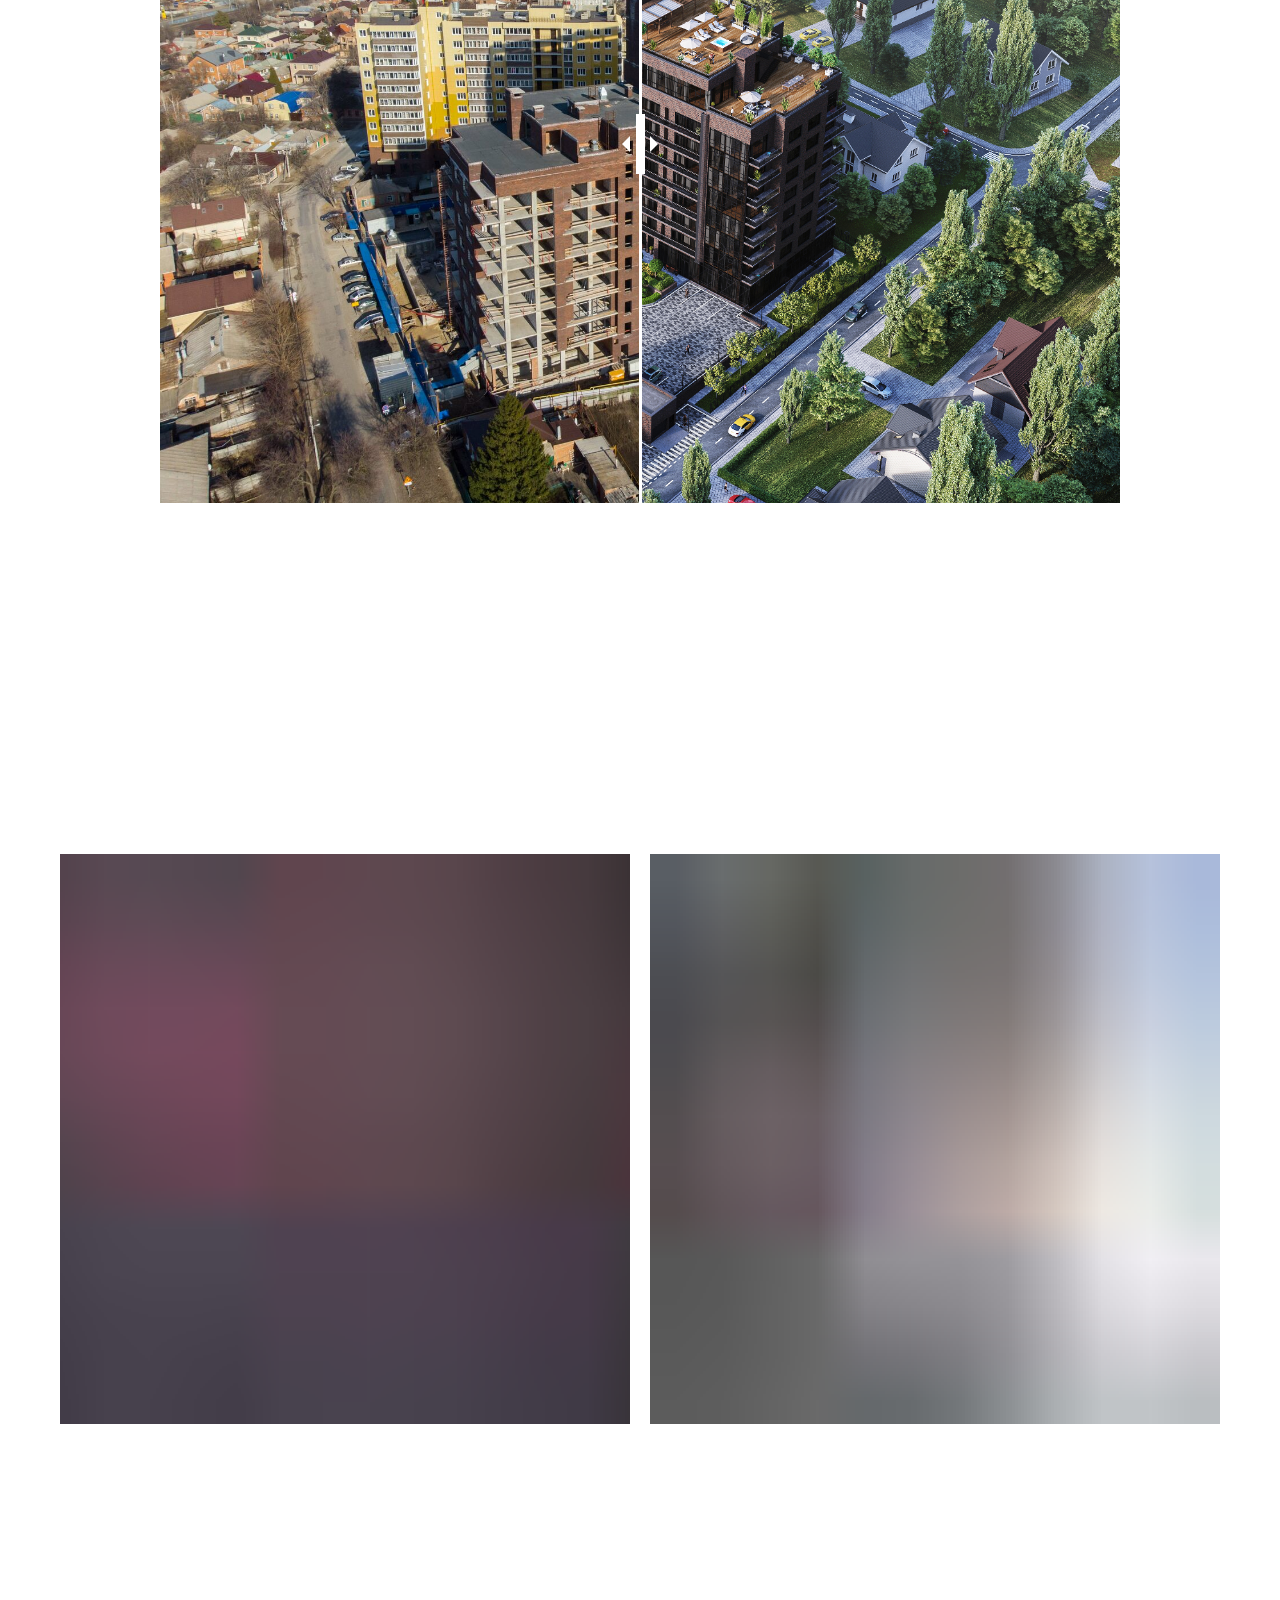
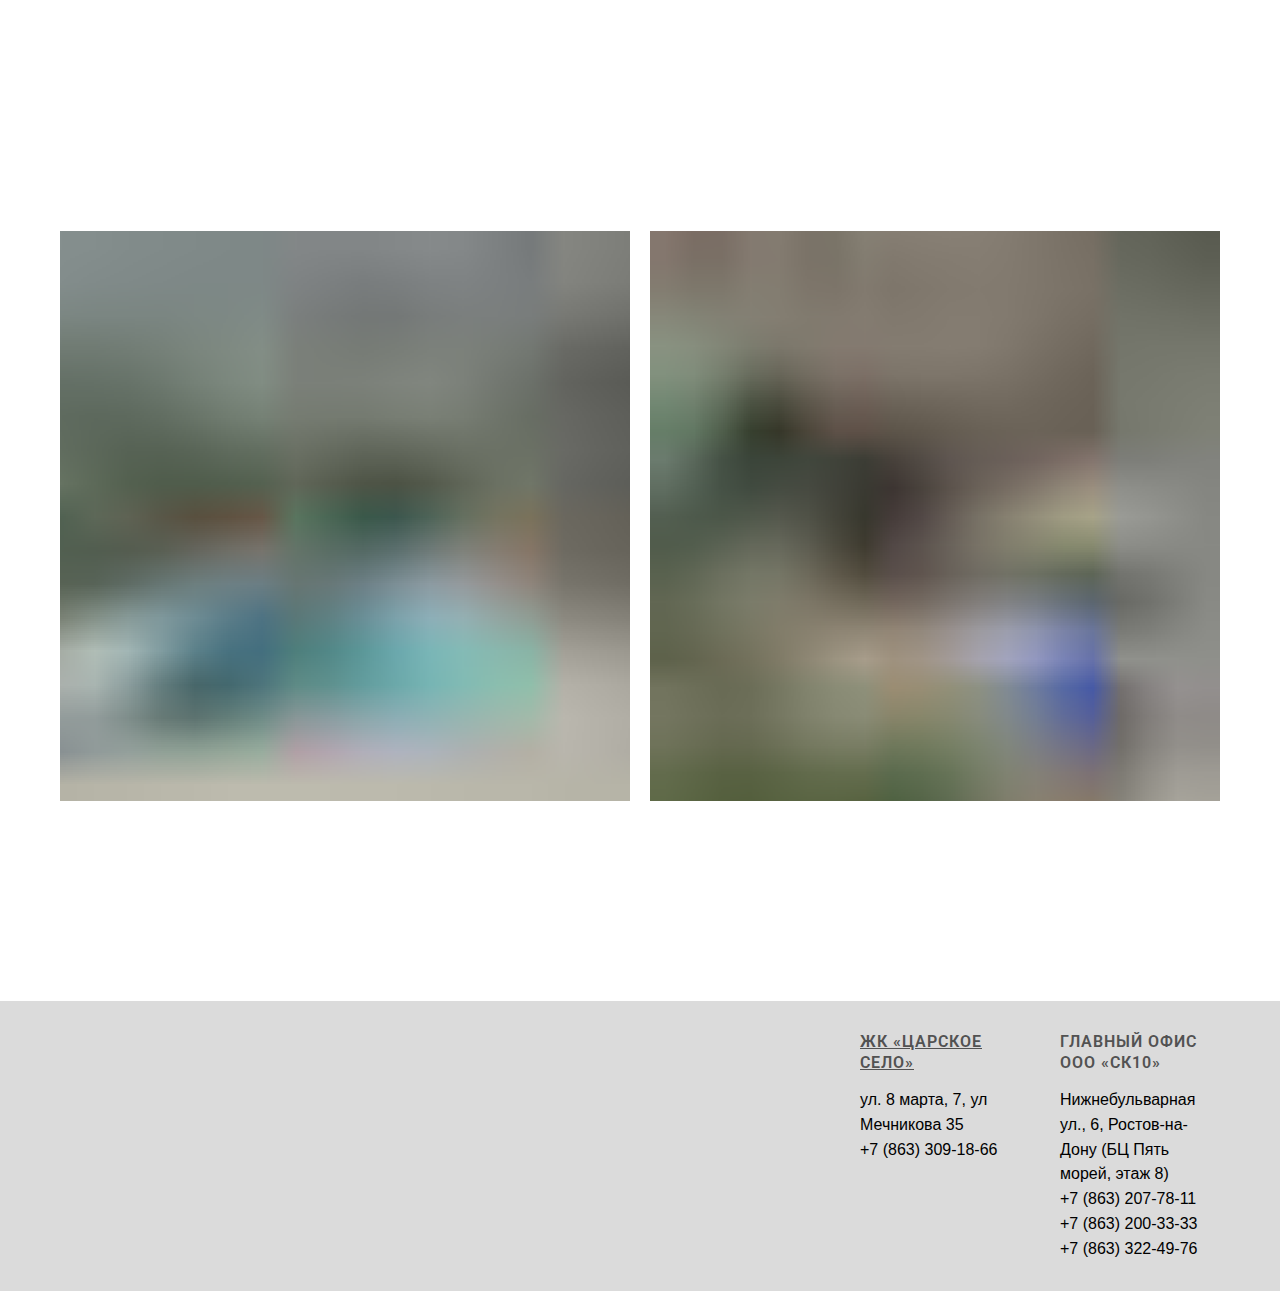
<file: sk10/index.html>
<!DOCTYPE html><html> <head><meta charset="utf-8" /><meta http-equiv="Content-Type" content="text/html; charset=utf-8" /><meta name="viewport" content="width=device-width, initial-scale=1.0" /><!--metatextblock--><title>СК10 "Царское село"</title><meta name="description" content="Какую квартиру купил бы себе представитель СК-10 и почему" /><meta property="og:url" content="https://1rndhouse.ru/sk10" /><meta property="og:title" content="ПОЧЕМУ ПРЕДСТАВИТЕЛЬ СК10 ЖИЛ БЫ В &quot;ЦАРСКОМ СЕЛЕ&quot;" /><meta property="og:description" content="Когда мы попросили эксперта группы компаний «СК10» рассказать, какое бы жилье он взял лично для себя, тот не сомневался ни секунды и сразу выбрал комплекс «Царское село»." /><meta property="og:type" content="website" /><meta property="og:image" content="../images/tild6662-3231-4262-b930-613065313131__-__resize__504x__1.jpg" /><link rel="canonical" href="https://1rndhouse.ru/sk10"><!--/metatextblock--><meta property="fb:app_id" content="257953674358265" /><meta name="format-detection" content="telephone=no" /><meta http-equiv="x-dns-prefetch-control" content="on"><link rel="dns-prefetch" href="https://ws.tildacdn.com"><link rel="shortcut icon" href="../images/tild6530-6265-4365-a431-656638376631__favicon.ico" type="image/x-icon" /><link rel="apple-touch-icon" href="../images/tild6564-3733-4636-b935-623339306133___1rnd.png"><link rel="apple-touch-icon" sizes="76x76" href="../images/tild6564-3733-4636-b935-623339306133___1rnd.png"><link rel="apple-touch-icon" sizes="152x152" href="../images/tild6564-3733-4636-b935-623339306133___1rnd.png"><link rel="apple-touch-startup-image" href="../images/tild6564-3733-4636-b935-623339306133___1rnd.png"><meta name="msapplication-TileColor" content="#000000"><meta name="msapplication-TileImage" content="../images/tild3033-6265-4236-a465-313937383439___1rnd.png"><!-- Assets --><link rel="stylesheet" href="../css/tilda-grid-3.0.min.css" type="text/css" media="all" /><link rel="stylesheet" href="../css/tilda-blocks-2.14.css?t=1628162345" type="text/css" media="all" /><link rel="preconnect" href="https://fonts.gstatic.com"><link href="https://fonts.googleapis.com/css2?family=Roboto:wght@300;400;500;700&subset=latin,cyrillic" rel="stylesheet"><link rel="stylesheet" href="../css/tilda-animation-1.0.min.css" type="text/css" media="all" /><link rel="stylesheet" href="../css/tilda-cover-1.0.min.css" type="text/css" media="all" /><link rel="stylesheet" href="../css/tilda-slds-1.4.min.css" type="text/css" media="print" onload="this.media='all';" /><noscript><link rel="stylesheet" href="../css/tilda-slds-1.4.min.css" type="text/css" media="all" /></noscript><link rel="stylesheet" href="../css/tilda-zoom-2.0.min.css" type="text/css" media="print" onload="this.media='all';" /><noscript><link rel="stylesheet" href="../css/tilda-zoom-2.0.min.css" type="text/css" media="all" /></noscript><link rel="stylesheet" href="../css/juxtapose.css" type="text/css" media="print" onload="this.media='all';" /><noscript><link rel="stylesheet" href="../css/juxtapose.css" type="text/css" media="all" /></noscript><script src="../js/jquery-1.10.2.min.js"></script><script src="../js/tilda-scripts-3.0.min.js"></script><script src="../js/tilda-blocks-2.7.js?t=1628162345"></script><script src="../js/lazyload-1.3.min.js" charset="utf-8" async></script><script src="../js/tilda-animation-1.0.min.js" charset="utf-8" async></script><script src="../js/tilda-cover-1.0.min.js" charset="utf-8" async></script><script src="../js/tilda-events-1.0.min.js" charset="utf-8" async></script><script src="../js/tilda-slds-1.4.min.js" charset="utf-8" async></script><script src="../js/hammer.min.js" charset="utf-8" async></script><script src="../js/tilda-zoom-2.0.min.js" charset="utf-8" async></script><script src="../js/juxtapose.min.js" charset="utf-8" async></script><script type="text/javascript">window.dataLayer = window.dataLayer || [];</script><script type="text/javascript">if((/bot|google|yandex|baidu|bing|msn|duckduckbot|teoma|slurp|crawler|spider|robot|crawling|facebook/i.test(navigator.userAgent))===false && typeof(sessionStorage)!='undefined' && sessionStorage.getItem('visited')!=='y'){	var style=document.createElement('style');	style.type='text/css';	style.innerHTML='@media screen and (min-width: 980px) {.t-records {opacity: 0;}.t-records_animated {-webkit-transition: opacity ease-in-out .2s;-moz-transition: opacity ease-in-out .2s;-o-transition: opacity ease-in-out .2s;transition: opacity ease-in-out .2s;}.t-records.t-records_visible {opacity: 1;}}';	document.getElementsByTagName('head')[0].appendChild(style);	$(document).ready(function() {	$('.t-records').addClass('t-records_animated');	setTimeout(function(){ $('.t-records').addClass('t-records_visible'); sessionStorage.setItem('visited','y');	},400);	});
}</script></head><body class="t-body" style="margin:0;"><!--allrecords--><div id="allrecords" data-tilda-export="yes" class="t-records" data-hook="blocks-collection-content-node" data-tilda-project-id="3662896" data-tilda-page-id="18608562" data-tilda-page-alias="sk10" data-tilda-formskey="8c4527c8157db94faa4d3e9d205a80c7" data-tilda-lazy="yes" ><div id="rec300611722" class="r t-rec" style=" " data-animationappear="off" data-record-type="18" ><!-- cover --><div class="t-cover" id="recorddiv300611722" bgimgfield="img" style="height:100vh; background-image:url('../images/tild6662-3231-4262-b930-613065313131__-__resize__20x__1.jpg');" ><div class="t-cover__carrier" id="coverCarry300611722" data-content-cover-id="300611722" data-content-cover-bg="../images/tild6662-3231-4262-b930-613065313131__1.jpg" data-content-cover-height="100vh" data-content-cover-parallax="fixed" style="height:100vh; "></div> <div class="t-cover__filter" style="height:100vh;background-image: -moz-linear-gradient(top, rgba(0,0,0,0.10), rgba(0,0,0,0.10));background-image: -webkit-linear-gradient(top, rgba(0,0,0,0.10), rgba(0,0,0,0.10));background-image: -o-linear-gradient(top, rgba(0,0,0,0.10), rgba(0,0,0,0.10));background-image: -ms-linear-gradient(top, rgba(0,0,0,0.10), rgba(0,0,0,0.10));background-image: linear-gradient(top, rgba(0,0,0,0.10), rgba(0,0,0,0.10));filter: progid:DXImageTransform.Microsoft.gradient(startColorStr='#e5000000', endColorstr='#e5000000');"></div><div class="t-container"> <div class="t-col t-col_12 "><div class="t-cover__wrapper t-valign_middle" style="height:100vh;"> <div class="t001 t-align_center"> <div class="t001__wrapper" data-hook-content="covercontent"> <h1 class="t001__title t-title t-title_xl" style="" field="title"><strong>Это штучный, крафтовый товар</strong></h1> <div class="t001__descr t-descr t-descr_xl t001__descr_center" style="" field="descr"><div style="font-size:20px;" data-customstyle="yes"><strong>почему представитель СК10 жил бы в «Царском селе<strong>»</strong><strong></strong><strong></strong> </strong></div></div> <span class="space"></span> </div> </div> </div> </div> </div> <!-- arrow --> <div class="t-cover__arrow"><div class="t-cover__arrow-wrapper t-cover__arrow-wrapper_animated"><div class="t-cover__arrow_mobile"><svg class="t-cover__arrow-svg" style="fill:#ffffff;" x="0px" y="0px" width="38.417px" height="18.592px" viewBox="0 0 38.417 18.592" style="enable-background:new 0 0 38.417 18.592;"><g><path d="M19.208,18.592c-0.241,0-0.483-0.087-0.673-0.261L0.327,1.74c-0.408-0.372-0.438-1.004-0.066-1.413c0.372-0.409,1.004-0.439,1.413-0.066L19.208,16.24L36.743,0.261c0.411-0.372,1.042-0.342,1.413,0.066c0.372,0.408,0.343,1.041-0.065,1.413L19.881,18.332C19.691,18.505,19.449,18.592,19.208,18.592z"/></g></svg></div></div></div> <!-- arrow --> </div> </div><div id="rec300611729" class="r t-rec t-rec_pt_30 t-rec_pb_15" style="padding-top:30px;padding-bottom:15px; " data-record-type="127" ><!-- T119 --><div class="t119"><div class="t-container "> <div class="t-col t-col_8 t-prefix_2"><div class="t119__preface t-descr" style="opacity:0.70;" field="text"><div style="font-size:16px;font-family:'Arial';" data-customstyle="yes"> Когда мы попросили эксперта группы компаний «СК10» рассказать, какое бы жилье он взял лично для себя, тот не сомневался ни секунды и сразу выбрал комплекс «Царское село». Это не удивительно, проектов такого уровня во всей России не так много, что подтверждает победа во всероссийской премии ТОП ЖК 2021.</div></div></div></div></div></div><div id="rec300611728" class="r t-rec t-rec_pt_30 t-rec_pb_0" style="padding-top:30px;padding-bottom:0px; " data-animationappear="off" data-record-type="814" > <!-- t814 --><div class="t814"> <div class="t-container"> <div class="t814__top t-col t-col_5 "> <div class="t814__blocktext-wrapper"> <div class="t814__blocktext t-align_left" style="background-color: #efefef; left: 0;"> <div class="t814__content t-valign_middle"> <div class="t814__box"> <div class="t814__line " style="background-color: #1f5bff;opacity:0.60;"></div> <div class="t814__descr t-descr t-descr_md " field="descr" style="color:#000000;"><div style="font-size:16px;font-family:'Arial';" data-customstyle="yes"> <em></em> <span style="font-family: Arial;">«Царское село» официально признан лучшим жилым комплексом в Ростовской области, но нас интересовали не столько лавры, сколько то, что позволило ему выделиться на фоне всех остальных. Мы поговорили с руководителем отдела продаж ЖК «Царское село» Дмитрием Коляниченко о том, что лично ему нравится в этом доме, насколько сложно быть лучшим из лучших и в чем принципиальное отличие «Царского села» от всего, что можно увидеть в Ростове. </span> <br /></div></div> </div> </div> </div> </div> </div> <div class="t-col t-col_7 "> <div class="t814__blockimg-wrapper" style="padding-bottom:75.757575757576%;"> <div class="t814__blockimg t-bgimg " bgimgfield="img" data-original="../images/tild3863-3532-4161-b839-316436366563__img_4369.jpg" style="background-image:url('../images/tild3863-3532-4161-b839-316436366563__-__resizeb__20x__img_4369.jpg');"></div> </div> </div> </div></div><script> $(document).ready(function() { t814_init('300611728'); });</script></div><div id="rec300617330" class="r t-rec t-rec_pt_0 t-rec_pb_0" style="padding-top:0px;padding-bottom:0px; " data-record-type="127" ><!-- T119 --><div class="t119"><div class="t-container "> <div class="t-col t-col_8 t-prefix_2"><div class="t119__preface t-descr" style="opacity:0.70;" field="text"><div style="font-size:16px;font-family:'Arial';" data-customstyle="yes"><strong><br /> - Среди всех жилых комплексов СК10 вы выбрали для рассказа именно этот — почему? Если бы можно было хоть завтра заселиться в любую из квартир в этом доме, какой бы она была?</strong><br /><br /> - Этот жилой комплекс по моему мнению премиальный в самом настоящем, а не заезженном смысле этого слова. Если порассуждать, то что вообще такое люкс в недвижимости? Это штучный, можно сказать крафтовый товар, уникальный. В этом смысле все премиальные жилые комплексы разные. Но то, что объединяет все дома такого уровня — это качество — материалов, строительства, сервиса. Согласитесь, что при выборе между массовым и штучным товаром душа лежит к последнему? Поэтому рассказывать о «Царском селе» попросту интересно: это дом с душой!<br /><br /> Что касается того, какую квартиру бы я выбрал, то это была бы двушка: этого мне на данном этапе вполне достаточно, потому что в «Царском селе» нет квартир с маленькими площадями. В нашем доме правда есть ещё пентхаус общей площадью 400 квадратов — от него бы я тоже не отказался.<br /></div></div></div></div></div></div><div id="rec300623868" class="r t-rec t-rec_pt_15 t-rec_pb_0" style="padding-top:15px;padding-bottom:0px; " data-animationappear="off" data-record-type="670" ><div class="t670"> <div class="t-slds" style="visibility: hidden;"> <div class="t-container t-slds__main"> <div class="t-slds__container t-width t-width_9 t-margin_auto"> <div class="t-slds__items-wrapper t-slds_animated-none t-slds__witharrows" data-slider-transition="300" data-slider-with-cycle="true" data-slider-correct-height="true" data-auto-correct-mobile-width="false" data-slider-arrows-nearpic="yes" > <div class="t-slds__item t-slds__item_active" data-slide-index="1"> <div class="t-width t-width_9 t-margin_auto" itemscope itemtype="http://schema.org/ImageObject"> <div class="t-slds__wrapper t-align_center"> <meta itemprop="image" content="../images/tild3532-3235-4966-a238-396437653139__2.jpg"> <div class="t670__imgwrapper" bgimgfield="gi_img__0"> <div class="t-slds__bgimg t-bgimg" data-original="../images/tild3532-3235-4966-a238-396437653139__2.jpg" style="background-image: url('../images/tild3532-3235-4966-a238-396437653139__-__resizeb__20x__2.jpg');"></div> <div class="t670__separator" data-slider-image-width="860" data-slider-image-height="550"></div> </div> </div> </div> </div> <div class="t-slds__item " data-slide-index="2"> <div class="t-width t-width_9 t-margin_auto" itemscope itemtype="http://schema.org/ImageObject"> <div class="t-slds__wrapper t-align_center"> <meta itemprop="image" content="../images/tild3364-6461-4963-a565-633561356131__3.jpg"> <div class="t670__imgwrapper" bgimgfield="gi_img__1"> <div class="t-slds__bgimg t-bgimg" data-original="../images/tild3364-6461-4963-a565-633561356131__3.jpg" style="background-image: url('../images/tild3364-6461-4963-a565-633561356131__-__resizeb__20x__3.jpg');"></div> <div class="t670__separator" data-slider-image-width="860" data-slider-image-height="550"></div> </div> </div> </div> </div> <div class="t-slds__item " data-slide-index="3"> <div class="t-width t-width_9 t-margin_auto" itemscope itemtype="http://schema.org/ImageObject"> <div class="t-slds__wrapper t-align_center"> <meta itemprop="image" content="../images/tild6132-6637-4032-a661-303738323133__img_4504.jpg"> <div class="t670__imgwrapper" bgimgfield="gi_img__2"> <div class="t-slds__bgimg t-bgimg" data-original="../images/tild6132-6637-4032-a661-303738323133__img_4504.jpg" style="background-image: url('../images/tild6132-6637-4032-a661-303738323133__-__resizeb__20x__img_4504.jpg');"></div> <div class="t670__separator" data-slider-image-width="860" data-slider-image-height="550"></div> </div> </div> </div> </div> </div> </div> <div class="t-slds__arrow_container t-slds__arrow_container-outside"> <div class="t-slds__arrow_wrapper t-slds__arrow_wrapper-left" data-slide-direction="left"> <div class="t-slds__arrow t-slds__arrow-left t-slds__arrow-withbg" style="width: 40px; height: 40px;background-color: rgba(232,232,232,1);"> <div class="t-slds__arrow_body t-slds__arrow_body-left" style="width: 9px;"> <svg style="display: block" viewBox="0 0 9.3 17" xmlns="http://www.w3.org/2000/svg" xmlns:xlink="http://www.w3.org/1999/xlink"> <desc>Left</desc> <polyline fill="none" stroke="#000000" stroke-linejoin="butt" stroke-linecap="butt" stroke-width="1" points="0.5,0.5 8.5,8.5 0.5,16.5" /> </svg> </div> </div></div><div class="t-slds__arrow_wrapper t-slds__arrow_wrapper-right" data-slide-direction="right"> <div class="t-slds__arrow t-slds__arrow-right t-slds__arrow-withbg" style="width: 40px; height: 40px;background-color: rgba(232,232,232,1);"> <div class="t-slds__arrow_body t-slds__arrow_body-right" style="width: 9px;"> <svg style="display: block" viewBox="0 0 9.3 17" xmlns="http://www.w3.org/2000/svg" xmlns:xlink="http://www.w3.org/1999/xlink"> <desc>Right</desc> <polyline fill="none" stroke="#000000" stroke-linejoin="butt" stroke-linecap="butt" stroke-width="1" points="0.5,0.5 8.5,8.5 0.5,16.5" /> </svg> </div> </div></div> </div> <div class="t-slds__bullet_wrapper"> <div class="t-slds__bullet t-slds__bullet_active" data-slide-bullet-for="1"> <div class="t-slds__bullet_body" style="background-color: #c7c7c7;"></div> </div> <div class="t-slds__bullet " data-slide-bullet-for="2"> <div class="t-slds__bullet_body" style="background-color: #c7c7c7;"></div> </div> <div class="t-slds__bullet " data-slide-bullet-for="3"> <div class="t-slds__bullet_body" style="background-color: #c7c7c7;"></div> </div> </div> <div class="t-slds__caption__container"> </div> </div> </div></div><script> $(document).ready(function() { t670_init('300623868'); t_onFuncLoad('t_sldsInit', function() { t_sldsInit('300623868'); }); }); $('.t670').bind('displayChanged',function(){ t_onFuncLoad('t_slds_updateSlider', function() { t_slds_updateSlider('300623868'); }); t_onFuncLoad('t_slds_positionArrows', function() { t_slds_positionArrows('300623868'); }); }); </script><style> #rec300623868 .t-slds__bullet_active .t-slds__bullet_body { background-color: #222 !important; } #rec300623868 .t-slds__bullet:hover .t-slds__bullet_body { background-color: #222 !important; }</style></div><div id="rec300620352" class="r t-rec t-rec_pt_0 t-rec_pb_0" style="padding-top:0px;padding-bottom:0px; " data-record-type="127" ><!-- T119 --><div class="t119"><div class="t-container "> <div class="t-col t-col_8 t-prefix_2"><div class="t119__preface t-descr" style="opacity:0.70;" field="text"><div style="font-size:16px;font-family:'Arial';" data-customstyle="yes"><strong></strong><strong>- Как бы изменилась ваша жизнь после переезда сюда? Может быть, вы уже присмотрели себе хорошее место для бега неподалеку? Или любите делать красивые снимки и уже приметили подходящие пейзажи и места для фотографий?</strong><br /><br /> - По поводу пейзажей — дом находится в 7 минутах ходьбы от Комсомольской площади — по пути туда находится красивая сталинская застройка, поэтому и фотографировать, и бегать в этих местах приятно. Можно пройтись до парка ДГТУ или парка 8 марта — это тоже близко. Кстати, последний будут обустраивать — сделают велодорожку, воркаут-зоны и детские площадки — уже есть проектно-сметная документация. Так что всё это я бы делал с большим удовольствием.<br /><strong><br /> - ЖК "Царское село" получил уже не одну федеральную премию. Последняя была за лучший ЖК в регионе. По каким критериям оценивали комплекс?</strong><br /><br /> - Да, ЖК «Царское село» на днях выиграл в федеральном конкурсе «ТОП ЖК-2021» — занял 1-е место в Ростовской области. В рейтинге на сайте ЕРЗ.РФ около 400 жилых комплексов, наш дом первый и это полностью заслуженно — на двести процентов. На сегодняшний день это самая авторитетная премия для девелоперов. Оценивается социальная инфраструктура, безопасность, архитектура, материалы фасадов, входные группы, лобби, лифты, энергоэффективность и ещё много-много всего — вплоть до того на какой высоте расположены поручни в лифте. <br /><br /></div></div></div></div></div></div><div id="rec300682554" class="r t-rec t-rec_pt_0 t-rec_pb_15" style="padding-top:0px;padding-bottom:15px; " data-animationappear="off" data-record-type="410" ><!-- t410 --><div class="t410"> <div class="t-container"> <div class="t410__col t-col t-col_10 t-prefix_1"> <div class="t410__wrapper" data-juxtapose-imgurl-first="../images/tild6130-3134-4330-b562-376639353264__dji_0924_1.jpg" data-juxtapose-imgdescr-first="" data-juxtapose-imgalt-first="" data-juxtapose-imgurl-second="../images/tild6135-3433-4262-a266-656535646136__1.jpg" data-juxtapose-imgdescr-second="" data-juxtapose-imgalt-second=""> <div id="t410-juxtapose__300682554"> </div> </div> </div> </div></div><script>$(document).ready(function() { t410_init('300682554');
});</script><style> #rec300682554 .t410 .jx-controller { background-color: #ffffff; } #rec300682554 .t410 .jx-control { background-color: #ffffff; } #rec300682554 .t410 .jx-arrow.jx-right { border-color: transparent transparent transparent #ffffff; } #rec300682554 .t410 .jx-arrow.jx-left { border-color: transparent #ffffff transparent transparent; }</style></div><div id="rec300633732" class="r t-rec t-rec_pt_0 t-rec_pb_0" style="padding-top:0px;padding-bottom:0px; " data-record-type="127" ><!-- T119 --><div class="t119"><div class="t-container "> <div class="t-col t-col_8 t-prefix_2"><div class="t119__preface t-descr" style="opacity:0.70;" field="text"><div style="font-size:16px;font-family:'Arial';" data-customstyle="yes"><strong></strong><strong>- Внешне «Царское село» довольно сильно выделяется на фоне других новых ЖК в Ростове. Как удалось достичь этого эффекта?</strong><br /><br /> - «Царское село» — это честный и консервативный дом. Кирпич, которым облицован комплекс — это не папье-маше, не декорация — настоящая керамика. Цвет — благородный, тёмный — цвет фабрично-лофтовой архитектуры Нью-Йорка, Чикаго или Лондона. Дом двухуровневый — разновысотный, c террасами, пентхаусом и строится на века — такие квартиры потом не перепродают. На закрытой территории собственный сад с авторским ландшафтным дизайном, беседки, места для отдыха. Тем не менее, консервативность не должна быть архаикой. Поэтому начинка в доме умная и технологичная начинка. Доступ на территорию производится посредством автоматического распознавания автомобильного номера, вход во двор и в холл контролируется через приложение, фокус видеокамер охватывает всё общественное пространство. Для безопасности предусмотрен стационарный пост охраны с профессиональными сотрудниками охраны.<br /></div></div></div></div></div></div><div id="rec300684636" class="r t-rec t-rec_pt_15 t-rec_pb_0" style="padding-top:15px;padding-bottom:0px; " data-animationappear="off" data-record-type="667" ><!-- t667 --><div class="t667"> <div class="t667__container t-container "> <div class="t667__row t667__row_indent-20px t-row"> <div class="t667__tile t667__tile_left" itemscope itemtype="http://schema.org/ImageObject"> <meta itemprop="image" content="../images/tild6635-3762-4134-b235-376265633932__img_4504_1.jpg"> <div class="t667__bgimg t667__bgimg_1-1 t-bgimg" bgimgfield="gi_img__0" data-zoomable="yes" data-img-zoom-url="../images/tild6635-3762-4134-b235-376265633932__img_4504_1.jpg" data-original="../images/tild6635-3762-4134-b235-376265633932__img_4504_1.jpg" style="background: url('../images/tild6635-3762-4134-b235-376265633932__-__resizeb__20x__img_4504_1.jpg') center center no-repeat;background-size: cover;"></div> </div> <div class="t667__tile t667__tile_right" itemscope itemtype="http://schema.org/ImageObject"> <meta itemprop="image" content="../images/tild3036-3565-4761-a232-303336613436__img_4495.jpg"> <div class="t667__bgimg t667__bgimg_1-1 t-bgimg" bgimgfield="gi_img__1" data-zoomable="yes" data-img-zoom-url="../images/tild3036-3565-4761-a232-303336613436__img_4495.jpg" data-original="../images/tild3036-3565-4761-a232-303336613436__img_4495.jpg" style="background: url('../images/tild3036-3565-4761-a232-303336613436__-__resizeb__20x__img_4495.jpg') center center no-repeat;background-size: cover;"></div> </div> </div> </div></div></div><div id="rec300634075" class="r t-rec t-rec_pt_0 t-rec_pb_0" style="padding-top:0px;padding-bottom:0px; " data-record-type="127" ><!-- T119 --><div class="t119"><div class="t-container "> <div class="t-col t-col_8 t-prefix_2"><div class="t119__preface t-descr" style="opacity:0.70;" field="text"><div style="font-size:16px;font-family:'Arial';" data-customstyle="yes"><strong></strong> <br /><span style="font-family: Arial;"><span style="font-size: 16px;" data-redactor-style="font-size: 16px;"><strong data-redactor-tag="strong">- Сейчас особенно остро стоит вопрос с парковками. В «Царском селе» есть проблемы с машиноместами?</strong> <br /><br />- Проблем с паркингом в премиальном доме вообще быть не должно, и если они у кого-то есть, то стоит задать вопрос — а премиум ли это? Что касается «Царского села», то здесь для каждой квартиры предусмотрено отдельное машиноместо.</span></span> <br /><br /><strong>- Как выглядит дом изнутри? Есть ли какие-то общественные зоны для жильцов?</strong> <br /><br /> - Даже среди премиальных новостроек области, которых очень мало, дом стоит особняком – здесь всё сделано так, чтобы человек понимал, что он реально живёт в люксовом доме. На первом этаже построен крытый бассейн с отдельными душевыми, локерами и раздевалками. Рядом с ним находится панорамный тренажёрный зал. В лобби площадью 214 кв. м. и высотой потолков более 4,5 метров есть роскошная каминная зона, частная библиотека, зона рецепции и консьерж-сервис. Всё это работает 24/7 — можно пойти в бассейн хоть в 3 часа ночи. <br /><br /></div></div></div></div></div></div><div id="rec300689890" class="r t-rec t-rec_pt_0 t-rec_pb_0" style="padding-top:0px;padding-bottom:0px; " data-animationappear="off" data-record-type="667" ><!-- t667 --><div class="t667"> <div class="t667__container t-container "> <div class="t667__row t667__row_indent-20px t-row"> <div class="t667__tile t667__tile_left" itemscope itemtype="http://schema.org/ImageObject"> <meta itemprop="image" content="../images/tild3361-3634-4361-b330-613765653332__5.jpg"> <div class="t667__bgimg t667__bgimg_1-1 t-bgimg" bgimgfield="gi_img__0" data-zoomable="yes" data-img-zoom-url="../images/tild3361-3634-4361-b330-613765653332__5.jpg" data-original="../images/tild3361-3634-4361-b330-613765653332__5.jpg" style="background: url('../images/tild3361-3634-4361-b330-613765653332__-__resizeb__20x__5.jpg') center center no-repeat;background-size: cover;"></div> </div> <div class="t667__tile t667__tile_right" itemscope itemtype="http://schema.org/ImageObject"> <meta itemprop="image" content="../images/tild3334-3063-4365-b537-663836323739__6.jpg"> <div class="t667__bgimg t667__bgimg_1-1 t-bgimg" bgimgfield="gi_img__1" data-zoomable="yes" data-img-zoom-url="../images/tild3334-3063-4365-b537-663836323739__6.jpg" data-original="../images/tild3334-3063-4365-b537-663836323739__6.jpg" style="background: url('../images/tild3334-3063-4365-b537-663836323739__-__resizeb__20x__6.jpg') center center no-repeat;background-size: cover;"></div> </div> </div> </div></div></div><div id="rec300687830" class="r t-rec t-rec_pt_0 t-rec_pb_30" style="padding-top:0px;padding-bottom:30px; " data-record-type="127" ><!-- T119 --><div class="t119"><div class="t-container "> <div class="t-col t-col_8 t-prefix_2"><div class="t119__preface t-descr" style="opacity:0.70;" field="text"><div style="font-size:16px;font-family:'Arial';" data-customstyle="yes"><strong></strong>.<br /><strong>- Что по поводу самих квартир? Какие есть планировки и какова средняя площадь каждой из них?</strong><br /><br /> - У всех квартир достаточно большая площадь, среднее значение — около 70 метров. Планировки удобные — с квадратными комнатами, двумя санузлами, большими кухнями. Можно не «ютиться», пространства для идей много, хоть антресоль делай — потолки высотой 3,1 м позволяют.<br /></div></div></div></div></div></div><div id="rec300611731" class="r t-rec t-rec_pt_30 t-rec_pb_30" style="padding-top:30px;padding-bottom:30px;background-color:#dbdbdb; " data-animationappear="off" data-record-type="464" data-bg-color="#dbdbdb"><!-- T464 --><div class="t464"> <div class="t-container t-align_left"> <div class="t464__col t-col t-col_4"> <a href="https://sk10.ru/" target="_blank"> <img src="../images/tild6632-3363-4835-a438-396533663932__-__empty____10.png" data-original="../images/tild6632-3363-4835-a438-396533663932____10.png" class="t464__logo t-img" imgfield="img" alt=" ЖК «Царское село» "> </a> </div> <div class="t464__floatbeaker_lr3"></div> <div><div class="t464__col t-col t-col_2 t-prefix_4"> <div class="t464__title t-name t-name_xs t464__title_uppercase" field="title" style="color: #525252;"><a href="https://sk10.ru/tsarskoeselo/" style=""><u>ЖК «Царское село»</u></a><br /></div> <div class="t464__descr t-descr t-descr_xxs" field="descr" style="color: #000000;"><div style="font-size:16px;font-family:'Arial';" data-customstyle="yes">ул. 8 марта, 7, ул Мечникова 35<br />+7 (863) 309-18-66<br /></div></div> </div> <div class="t464__col t-col t-col_2"> <div class="t464__title t-name t-name_xs t464__title_uppercase" field="title2" style="color: #525252;">Главный офис ООО «СК10»</div> <div class="t464__descr t-descr t-descr_xxs" field="descr2" style="color: #000000;"><div style="font-size:16px;font-family:'Arial';" data-customstyle="yes">Нижнебульварная ул., 6, Ростов-на-Дону (БЦ Пять морей, этаж 8)<br />+7 (863) 207-78-11<br />+7 (863) 200-33-33<br />+7 (863) 322-49-76<br /></div></div> </div> </div> </div></div></div></div><!--/allrecords--><!-- Stat --><script type="text/javascript">if (! window.mainTracker) { window.mainTracker = 'tilda'; }	window.tildastatscroll = 'yes';	(function (d, w, k, o, g) { var n=d.getElementsByTagName(o)[0],s=d.createElement(o),f=function(){n.parentNode.insertBefore(s,n);}; s.type = "text/javascript"; s.async = true; s.key = k; s.id = "tildastatscript"; s.src=g; if (w.opera=="[object Opera]") {d.addEventListener("DOMContentLoaded", f, false);} else { f(); } })(document, window, '62f1520a7e6ffcc21f897346acd4ed63','script','../js/tildastat-0.2.min.js');</script></body></html>
</file>
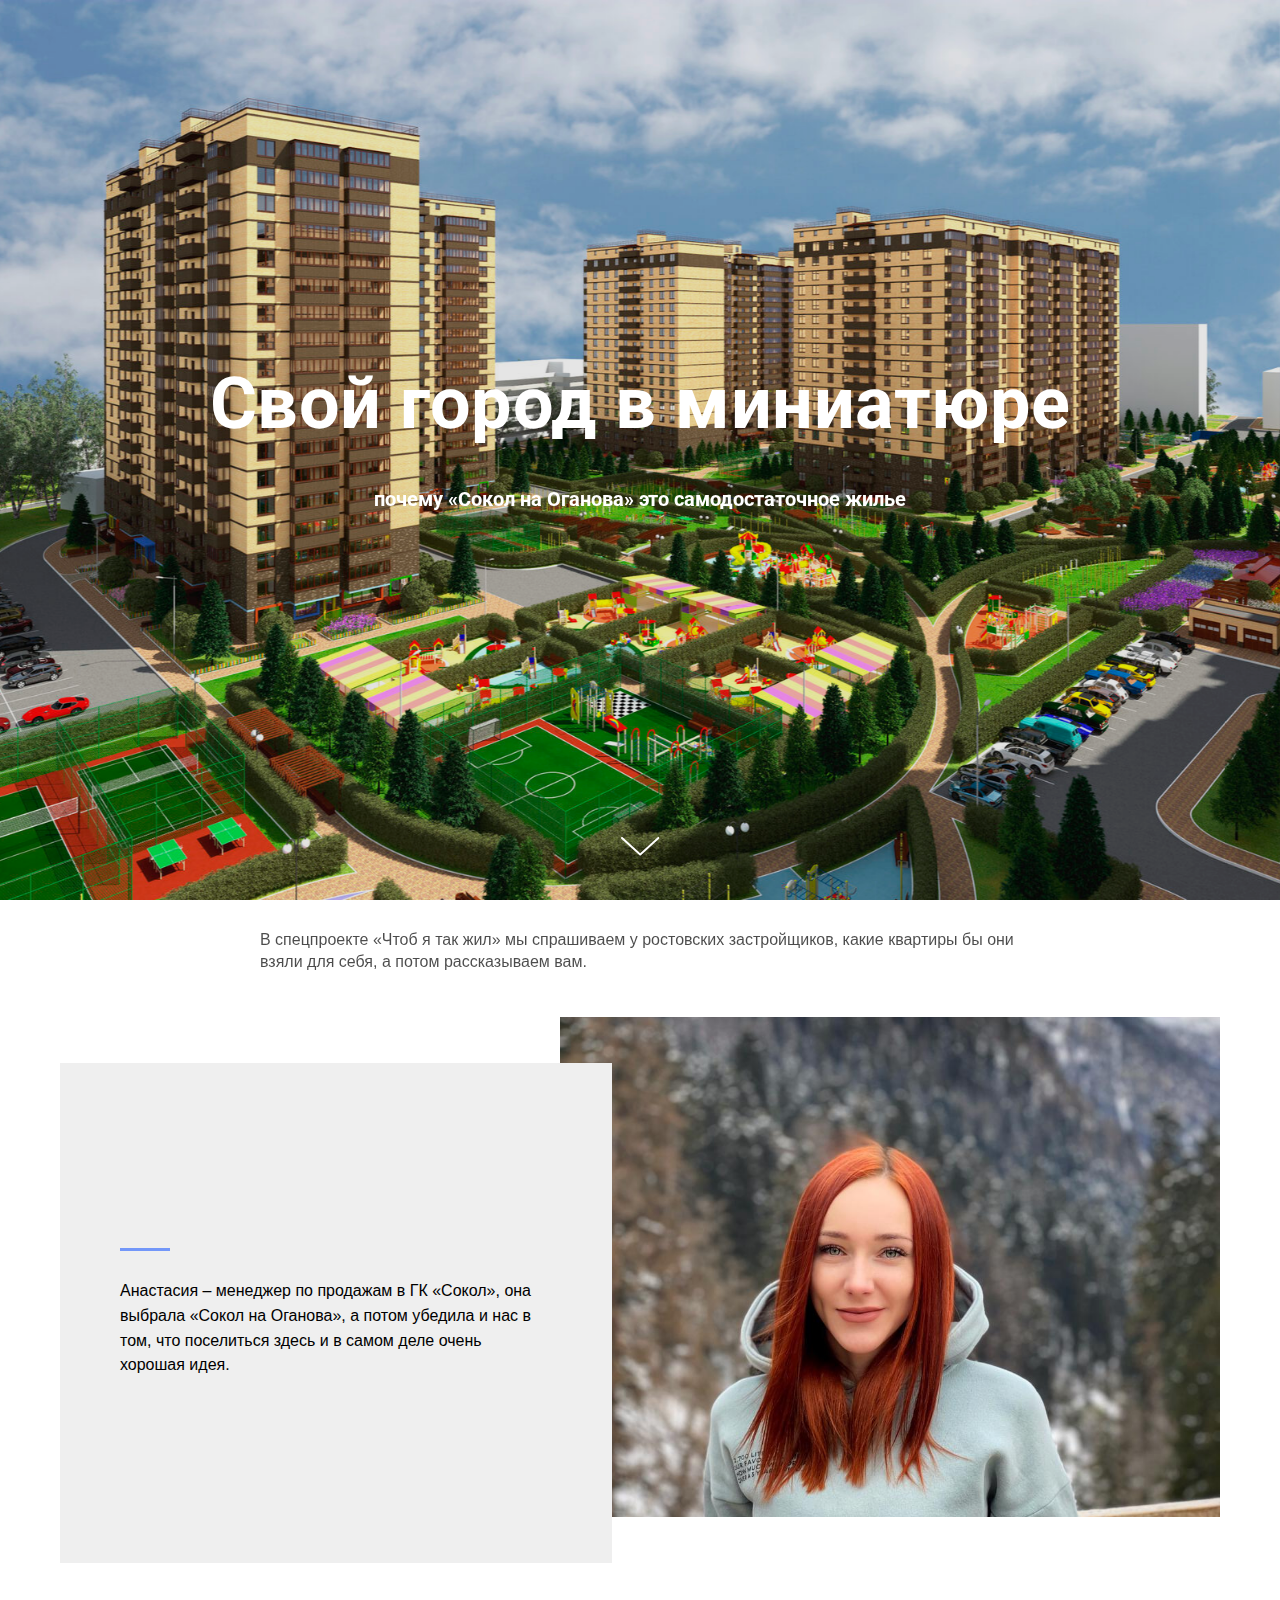
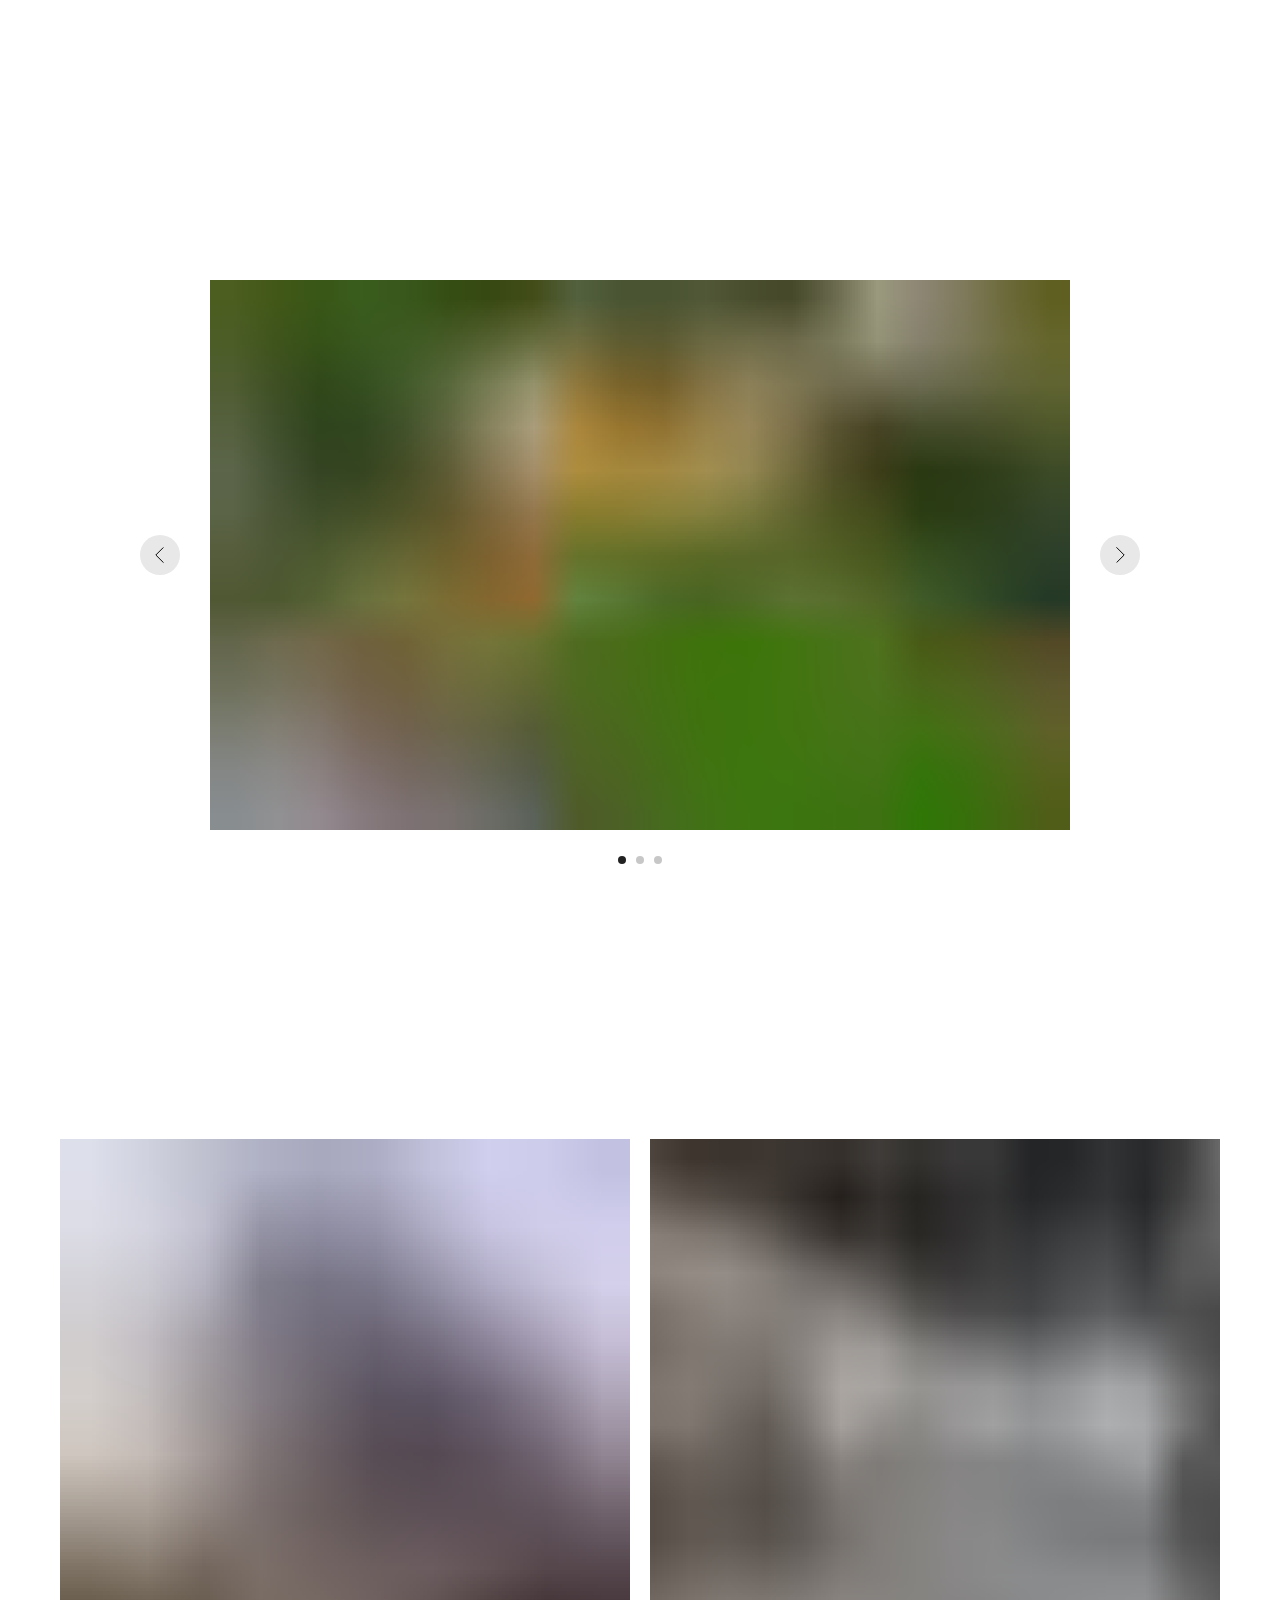
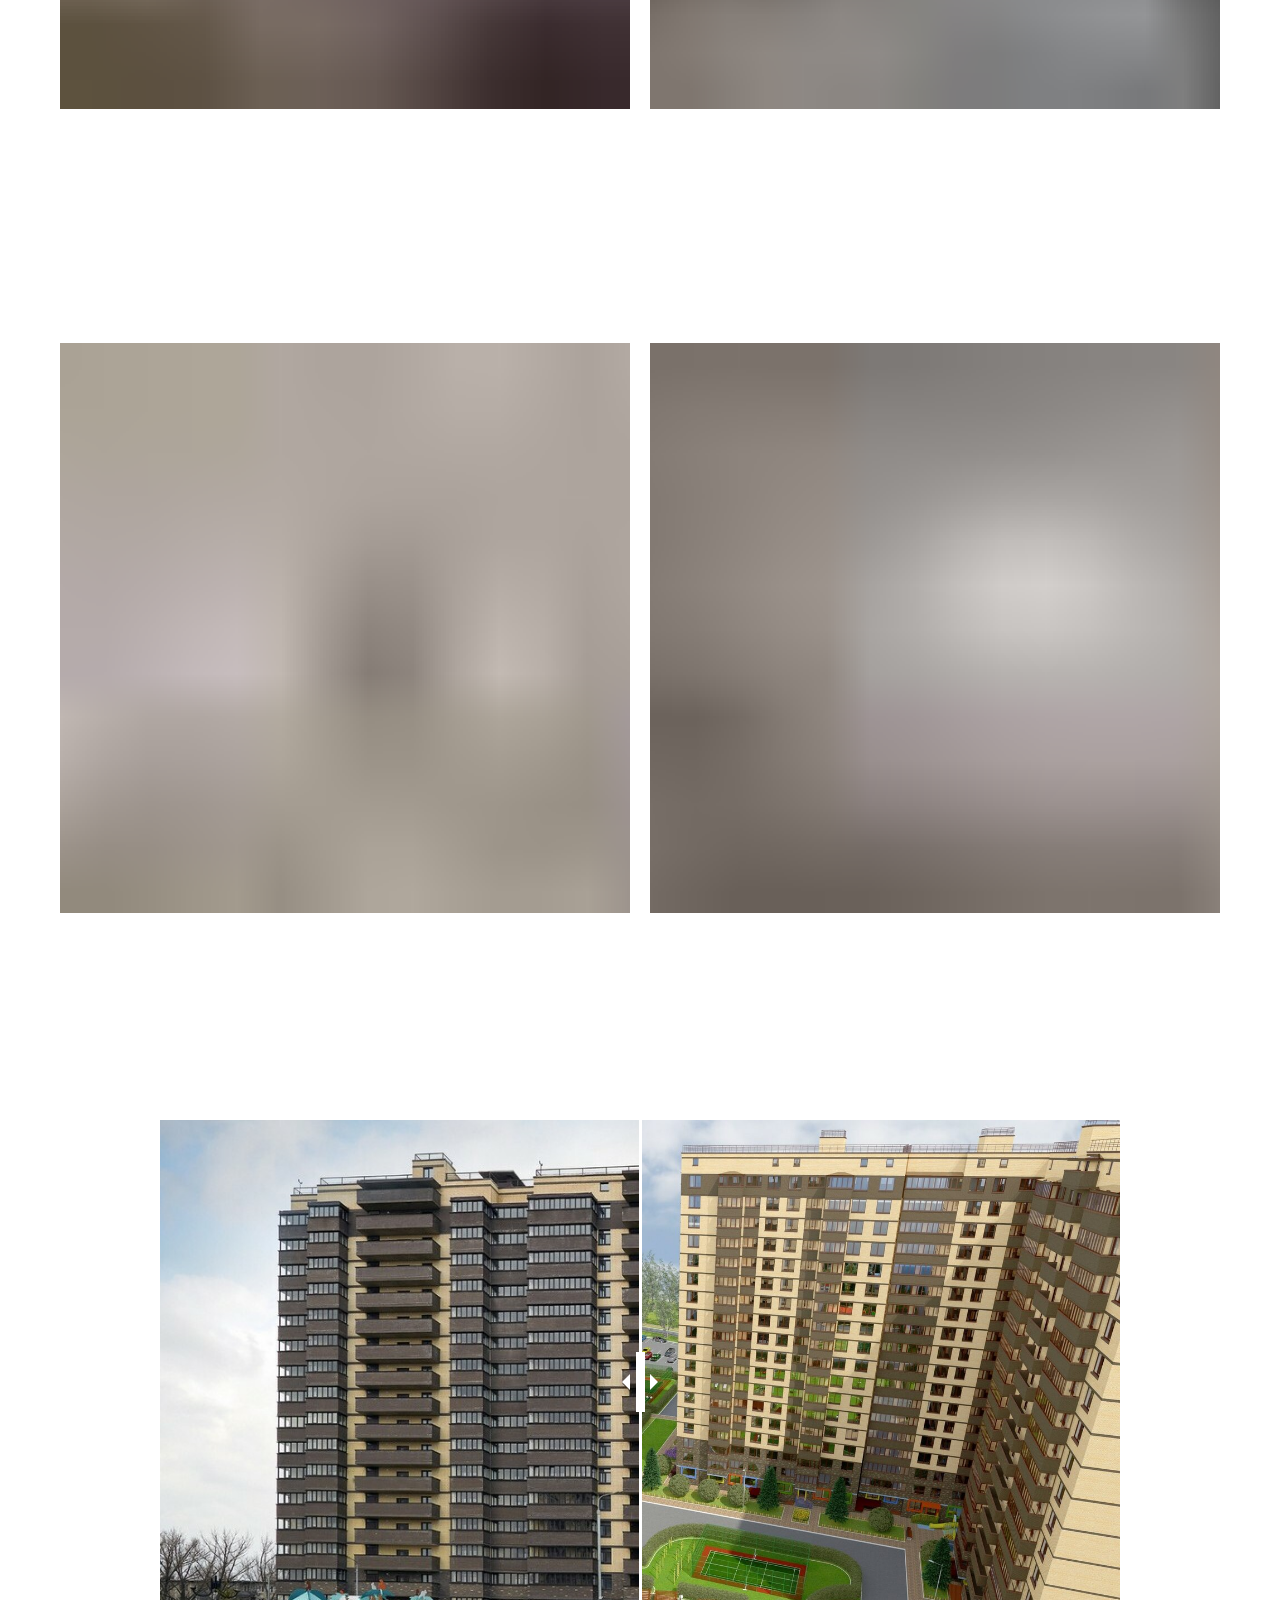
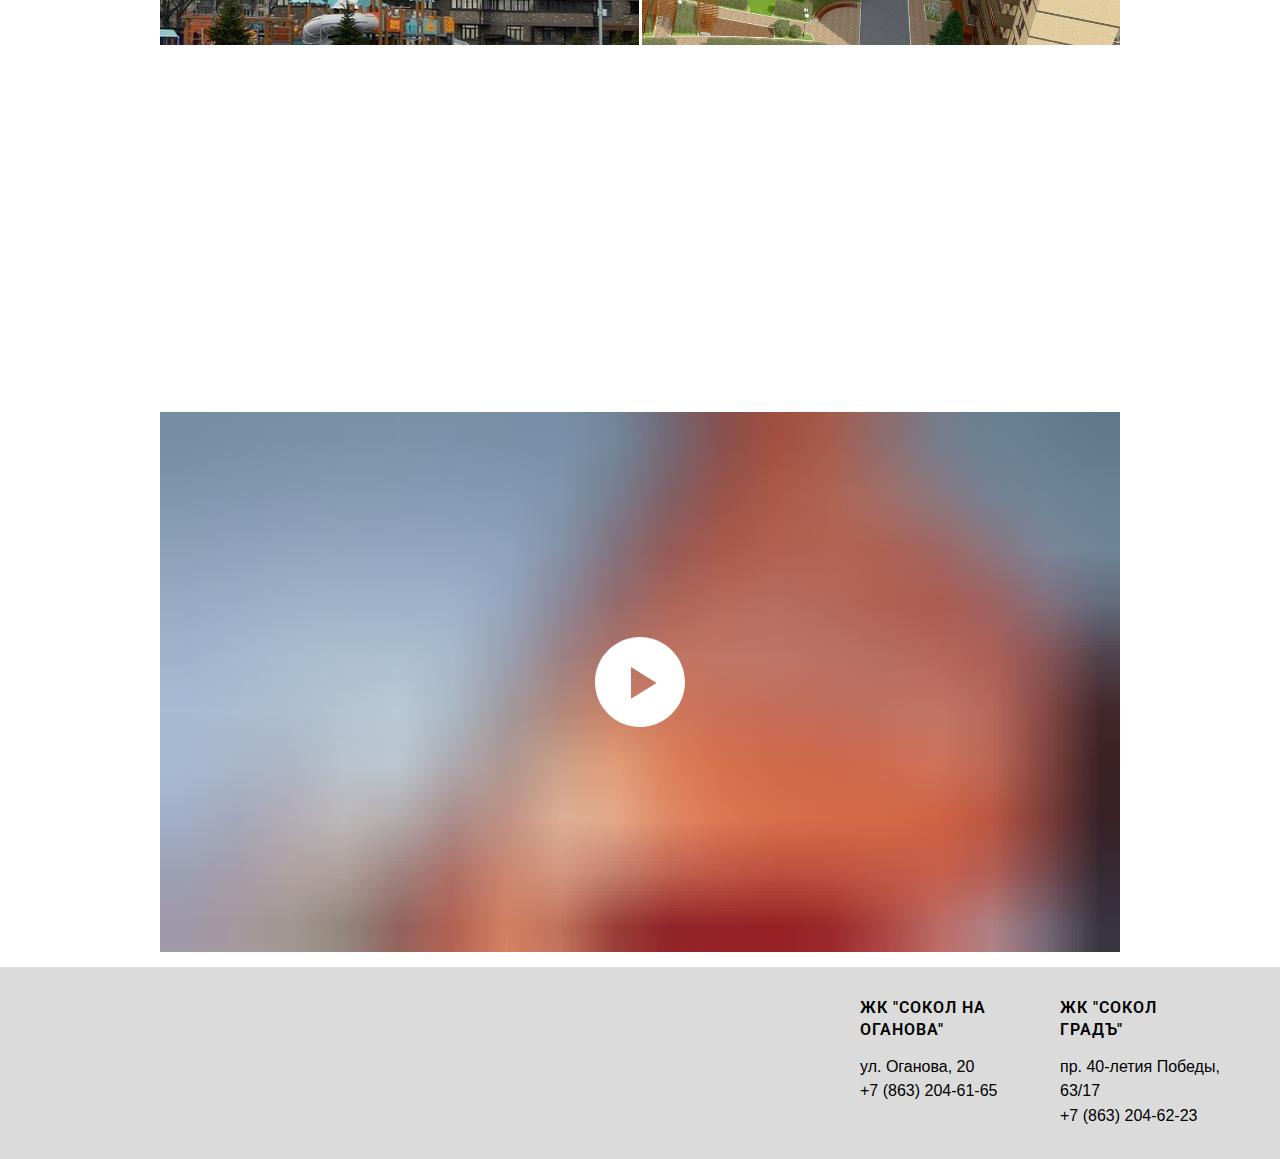
<file: sokol/index.html>
<!DOCTYPE html><html> <head><meta charset="utf-8" /><meta http-equiv="Content-Type" content="text/html; charset=utf-8" /><meta name="viewport" content="width=device-width, initial-scale=1.0" /><!--metatextblock--><title>Сокол на Оганова</title><meta name="description" content="Свой город в миниатюре: почему «Сокол на Оганова» это самодостаточное жилье" /><meta property="og:url" content="https://1rndhouse.ru/sokol" /><meta property="og:title" content="Свой город в миниатюре: почему «Сокол на Оганова» это самодостаточное жилье" /><meta property="og:description" content=" Анастасия – менеджер по продажам в СЗ «Галактика», и она выбрала «Сокол на Оганова», а потом убедила и нас в том, что поселиться здесь и в самом деле очень хорошая идея." /><meta property="og:type" content="website" /><meta property="og:image" content="../images/tild3134-6533-4235-a265-633831646438__-__resize__504x__9__.jpg" /><link rel="canonical" href="https://1rndhouse.ru/sokol"><!--/metatextblock--><meta property="fb:app_id" content="257953674358265" /><meta name="format-detection" content="telephone=no" /><meta http-equiv="x-dns-prefetch-control" content="on"><link rel="dns-prefetch" href="https://ws.tildacdn.com"><link rel="shortcut icon" href="../images/tild6530-6265-4365-a431-656638376631__favicon.ico" type="image/x-icon" /><link rel="apple-touch-icon" href="../images/tild6564-3733-4636-b935-623339306133___1rnd.png"><link rel="apple-touch-icon" sizes="76x76" href="../images/tild6564-3733-4636-b935-623339306133___1rnd.png"><link rel="apple-touch-icon" sizes="152x152" href="../images/tild6564-3733-4636-b935-623339306133___1rnd.png"><link rel="apple-touch-startup-image" href="../images/tild6564-3733-4636-b935-623339306133___1rnd.png"><meta name="msapplication-TileColor" content="#000000"><meta name="msapplication-TileImage" content="../images/tild3033-6265-4236-a465-313937383439___1rnd.png"><!-- Assets --><link rel="stylesheet" href="../css/tilda-grid-3.0.min.css" type="text/css" media="all" /><link rel="stylesheet" href="../css/tilda-blocks-2.14.css?t=1628162345" type="text/css" media="all" /><link rel="preconnect" href="https://fonts.gstatic.com"><link href="https://fonts.googleapis.com/css2?family=Roboto:wght@300;400;500;700&subset=latin,cyrillic" rel="stylesheet"><link rel="stylesheet" href="../css/tilda-animation-1.0.min.css" type="text/css" media="all" /><link rel="stylesheet" href="../css/tilda-cover-1.0.min.css" type="text/css" media="all" /><link rel="stylesheet" href="../css/tilda-slds-1.4.min.css" type="text/css" media="print" onload="this.media='all';" /><noscript><link rel="stylesheet" href="../css/tilda-slds-1.4.min.css" type="text/css" media="all" /></noscript><link rel="stylesheet" href="../css/tilda-zoom-2.0.min.css" type="text/css" media="print" onload="this.media='all';" /><noscript><link rel="stylesheet" href="../css/tilda-zoom-2.0.min.css" type="text/css" media="all" /></noscript><link rel="stylesheet" href="../css/juxtapose.css" type="text/css" media="print" onload="this.media='all';" /><noscript><link rel="stylesheet" href="../css/juxtapose.css" type="text/css" media="all" /></noscript><script src="../js/jquery-1.10.2.min.js"></script><script src="../js/tilda-scripts-3.0.min.js"></script><script src="../js/tilda-blocks-2.7.js?t=1628162345"></script><script src="../js/lazyload-1.3.min.js" charset="utf-8" async></script><script src="../js/tilda-animation-1.0.min.js" charset="utf-8" async></script><script src="../js/tilda-cover-1.0.min.js" charset="utf-8" async></script><script src="../js/tilda-events-1.0.min.js" charset="utf-8" async></script><script src="../js/tilda-slds-1.4.min.js" charset="utf-8" async></script><script src="../js/hammer.min.js" charset="utf-8" async></script><script src="../js/tilda-zoom-2.0.min.js" charset="utf-8" async></script><script src="../js/juxtapose.min.js" charset="utf-8" async></script><script type="text/javascript">window.dataLayer = window.dataLayer || [];</script><script type="text/javascript">if((/bot|google|yandex|baidu|bing|msn|duckduckbot|teoma|slurp|crawler|spider|robot|crawling|facebook/i.test(navigator.userAgent))===false && typeof(sessionStorage)!='undefined' && sessionStorage.getItem('visited')!=='y'){	var style=document.createElement('style');	style.type='text/css';	style.innerHTML='@media screen and (min-width: 980px) {.t-records {opacity: 0;}.t-records_animated {-webkit-transition: opacity ease-in-out .2s;-moz-transition: opacity ease-in-out .2s;-o-transition: opacity ease-in-out .2s;transition: opacity ease-in-out .2s;}.t-records.t-records_visible {opacity: 1;}}';	document.getElementsByTagName('head')[0].appendChild(style);	$(document).ready(function() {	$('.t-records').addClass('t-records_animated');	setTimeout(function(){ $('.t-records').addClass('t-records_visible'); sessionStorage.setItem('visited','y');	},400);	});
}</script></head><body class="t-body" style="margin:0;"><!--allrecords--><div id="allrecords" data-tilda-export="yes" class="t-records" data-hook="blocks-collection-content-node" data-tilda-project-id="3662896" data-tilda-page-id="18637567" data-tilda-page-alias="sokol" data-tilda-formskey="8c4527c8157db94faa4d3e9d205a80c7" data-tilda-lazy="yes" ><div id="rec301070540" class="r t-rec" style=" " data-animationappear="off" data-record-type="18" ><!-- cover --><div class="t-cover" id="recorddiv301070540" bgimgfield="img" style="height:100vh; background-image:url('../images/tild3134-6533-4235-a265-633831646438__-__resize__20x__9__.jpg');" ><div class="t-cover__carrier" id="coverCarry301070540" data-content-cover-id="301070540" data-content-cover-bg="../images/tild3134-6533-4235-a265-633831646438__9__.jpg" data-content-cover-height="100vh" data-content-cover-parallax="fixed" style="height:100vh; "></div> <div class="t-cover__filter" style="height:100vh;background-image: -moz-linear-gradient(top, rgba(0,0,0,0.10), rgba(0,0,0,0.10));background-image: -webkit-linear-gradient(top, rgba(0,0,0,0.10), rgba(0,0,0,0.10));background-image: -o-linear-gradient(top, rgba(0,0,0,0.10), rgba(0,0,0,0.10));background-image: -ms-linear-gradient(top, rgba(0,0,0,0.10), rgba(0,0,0,0.10));background-image: linear-gradient(top, rgba(0,0,0,0.10), rgba(0,0,0,0.10));filter: progid:DXImageTransform.Microsoft.gradient(startColorStr='#e5000000', endColorstr='#e5000000');"></div><div class="t-container"> <div class="t-col t-col_12 "><div class="t-cover__wrapper t-valign_middle" style="height:100vh;"> <div class="t001 t-align_center"> <div class="t001__wrapper" data-hook-content="covercontent"> <h1 class="t001__title t-title t-title_xl" style="" field="title"><strong> Свой город в миниатюре </strong></h1> <div class="t001__descr t-descr t-descr_xl t001__descr_center" style="" field="descr"><div style="font-size:20px;" data-customstyle="yes"><strong> почему «Сокол на Оганова» это самодостаточное жилье <strong data-redactor-tag="strong"></strong><strong></strong><strong></strong> </strong></div></div> <span class="space"></span> </div> </div> </div> </div> </div> <!-- arrow --> <div class="t-cover__arrow"><div class="t-cover__arrow-wrapper t-cover__arrow-wrapper_animated"><div class="t-cover__arrow_mobile"><svg class="t-cover__arrow-svg" style="fill:#ffffff;" x="0px" y="0px" width="38.417px" height="18.592px" viewBox="0 0 38.417 18.592" style="enable-background:new 0 0 38.417 18.592;"><g><path d="M19.208,18.592c-0.241,0-0.483-0.087-0.673-0.261L0.327,1.74c-0.408-0.372-0.438-1.004-0.066-1.413c0.372-0.409,1.004-0.439,1.413-0.066L19.208,16.24L36.743,0.261c0.411-0.372,1.042-0.342,1.413,0.066c0.372,0.408,0.343,1.041-0.065,1.413L19.881,18.332C19.691,18.505,19.449,18.592,19.208,18.592z"/></g></svg></div></div></div> <!-- arrow --> </div> </div><div id="rec301070541" class="r t-rec t-rec_pt_30 t-rec_pb_15" style="padding-top:30px;padding-bottom:15px; " data-record-type="127" ><!-- T119 --><div class="t119"><div class="t-container "> <div class="t-col t-col_8 t-prefix_2"><div class="t119__preface t-descr" style="opacity:0.70;" field="text"><div style="font-size:16px;font-family:'Arial';" data-customstyle="yes"> В спецпроекте «Чтоб я так жил» мы спрашиваем у ростовских застройщиков, какие квартиры бы они взяли для себя, а потом рассказываем вам.</div></div></div></div></div></div><div id="rec301070542" class="r t-rec t-rec_pt_30 t-rec_pb_0" style="padding-top:30px;padding-bottom:0px; " data-animationappear="off" data-record-type="814" > <!-- t814 --><div class="t814"> <div class="t-container"> <div class="t814__top t-col t-col_5 "> <div class="t814__blocktext-wrapper"> <div class="t814__blocktext t-align_left" style="background-color: #efefef; left: 0;"> <div class="t814__content t-valign_middle"> <div class="t814__box"> <div class="t814__line " style="background-color: #1f5bff;opacity:0.60;"></div> <div class="t814__descr t-descr t-descr_md " field="descr" style="color:#000000;"><div style="font-size:16px;font-family:'Arial';" data-customstyle="yes"> <em></em> <span style="font-family: Arial;">Анастасия – менеджер по продажам в ГК «Сокол», она выбрала «Сокол на Оганова», а потом убедила и нас в том, что поселиться здесь и в самом деле очень хорошая идея. </span> <br /></div></div> </div> </div> </div> </div> </div> <div class="t-col t-col_7 "> <div class="t814__blockimg-wrapper" style="padding-bottom:75.757575757576%;"> <div class="t814__blockimg t-bgimg " bgimgfield="img" data-original="../images/tild3539-3064-4433-b537-623833656639__whatsapp_image_2021-.jpeg" style="background-image:url('../images/tild3539-3064-4433-b537-623833656639__-__resizeb__20x__whatsapp_image_2021-.jpeg');"></div> </div> </div> </div></div><script> $(document).ready(function() { t814_init('301070542'); });</script></div><div id="rec301070543" class="r t-rec t-rec_pt_0 t-rec_pb_0" style="padding-top:0px;padding-bottom:0px; " data-record-type="127" ><!-- T119 --><div class="t119"><div class="t-container "> <div class="t-col t-col_8 t-prefix_2"><div class="t119__preface t-descr" style="opacity:0.70;" field="text"><div style="font-size:16px;font-family:'Arial';" data-customstyle="yes"><strong><br /></strong> - Мне нравится, что прямо на территории комплекса есть детский сад - когда у нас появится ребенок, это будет очень экономить наше время, - примерно с этих слов Настя и начинает рассказывать, почему выбрала именно «Сокол на Оганова». <br /><br /> Территория вокруг дома, объясняет она, продумана очень хорошо. На ней есть магазины и кафе, крытый автопаркинг на 600 мест, медицинский центр, детский сад, прогулочная зона длиерй 250 метров и даже спортивно-оздоровительный комплекс с бассейном. Особое место, кстати, отведено детским и спортивным площадкам. Просторные и продуманные игровые и спортивные зоны рассчитаны на все возрастные категории и удобно расположены на территории ЖК.<br /><br /> <span style="font-family: Arial;">Анастасия признается, что любит заниматься спортом, но времени на это нужно много и не только своего – в зал ее подвозит муж. Со спорткомплексом во дворе собственного дома все было бы куда проще для них обоих, и в этом она видит огромный плюс этого жилья. </span><br /></div></div></div></div></div></div><div id="rec301259316" class="r t-rec t-rec_pt_15 t-rec_pb_0" style="padding-top:15px;padding-bottom:0px; " data-animationappear="off" data-record-type="670" ><div class="t670"> <div class="t-slds" style="visibility: hidden;"> <div class="t-container t-slds__main"> <div class="t-slds__container t-width t-width_9 t-margin_auto"> <div class="t-slds__items-wrapper t-slds_animated-none t-slds__witharrows" data-slider-transition="300" data-slider-with-cycle="true" data-slider-correct-height="true" data-auto-correct-mobile-width="false" data-slider-arrows-nearpic="yes" > <div class="t-slds__item t-slds__item_active" data-slide-index="1"> <div class="t-width t-width_9 t-margin_auto" itemscope itemtype="http://schema.org/ImageObject"> <div class="t-slds__wrapper t-align_center"> <meta itemprop="image" content="../images/tild3035-3834-4866-b064-323134333136__8___2.jpg"> <div class="t670__imgwrapper" bgimgfield="gi_img__0"> <div class="t-slds__bgimg t-bgimg" data-original="../images/tild3035-3834-4866-b064-323134333136__8___2.jpg" style="background-image: url('../images/tild3035-3834-4866-b064-323134333136__-__resizeb__20x__8___2.jpg');"></div> <div class="t670__separator" data-slider-image-width="860" data-slider-image-height="550"></div> </div> </div> </div> </div> <div class="t-slds__item " data-slide-index="2"> <div class="t-width t-width_9 t-margin_auto" itemscope itemtype="http://schema.org/ImageObject"> <div class="t-slds__wrapper t-align_center"> <meta itemprop="image" content="../images/tild3437-3435-4130-a131-333734313661___3.jpg"> <div class="t670__imgwrapper" bgimgfield="gi_img__1"> <div class="t-slds__bgimg t-bgimg" data-original="../images/tild3437-3435-4130-a131-333734313661___3.jpg" style="background-image: url('../images/tild3437-3435-4130-a131-333734313661__-__resizeb__20x___3.jpg');"></div> <div class="t670__separator" data-slider-image-width="860" data-slider-image-height="550"></div> </div> </div> </div> </div> <div class="t-slds__item " data-slide-index="3"> <div class="t-width t-width_9 t-margin_auto" itemscope itemtype="http://schema.org/ImageObject"> <div class="t-slds__wrapper t-align_center"> <meta itemprop="image" content="../images/tild6561-3634-4733-a439-626239396639__15____1.jpg"> <div class="t670__imgwrapper" bgimgfield="gi_img__2"> <div class="t-slds__bgimg t-bgimg" data-original="../images/tild6561-3634-4733-a439-626239396639__15____1.jpg" style="background-image: url('../images/tild6561-3634-4733-a439-626239396639__-__resizeb__20x__15____1.jpg');"></div> <div class="t670__separator" data-slider-image-width="860" data-slider-image-height="550"></div> </div> </div> </div> </div> </div> </div> <div class="t-slds__arrow_container t-slds__arrow_container-outside"> <div class="t-slds__arrow_wrapper t-slds__arrow_wrapper-left" data-slide-direction="left"> <div class="t-slds__arrow t-slds__arrow-left t-slds__arrow-withbg" style="width: 40px; height: 40px;background-color: rgba(232,232,232,1);"> <div class="t-slds__arrow_body t-slds__arrow_body-left" style="width: 9px;"> <svg style="display: block" viewBox="0 0 9.3 17" xmlns="http://www.w3.org/2000/svg" xmlns:xlink="http://www.w3.org/1999/xlink"> <desc>Left</desc> <polyline fill="none" stroke="#000000" stroke-linejoin="butt" stroke-linecap="butt" stroke-width="1" points="0.5,0.5 8.5,8.5 0.5,16.5" /> </svg> </div> </div></div><div class="t-slds__arrow_wrapper t-slds__arrow_wrapper-right" data-slide-direction="right"> <div class="t-slds__arrow t-slds__arrow-right t-slds__arrow-withbg" style="width: 40px; height: 40px;background-color: rgba(232,232,232,1);"> <div class="t-slds__arrow_body t-slds__arrow_body-right" style="width: 9px;"> <svg style="display: block" viewBox="0 0 9.3 17" xmlns="http://www.w3.org/2000/svg" xmlns:xlink="http://www.w3.org/1999/xlink"> <desc>Right</desc> <polyline fill="none" stroke="#000000" stroke-linejoin="butt" stroke-linecap="butt" stroke-width="1" points="0.5,0.5 8.5,8.5 0.5,16.5" /> </svg> </div> </div></div> </div> <div class="t-slds__bullet_wrapper"> <div class="t-slds__bullet t-slds__bullet_active" data-slide-bullet-for="1"> <div class="t-slds__bullet_body" style="background-color: #c7c7c7;"></div> </div> <div class="t-slds__bullet " data-slide-bullet-for="2"> <div class="t-slds__bullet_body" style="background-color: #c7c7c7;"></div> </div> <div class="t-slds__bullet " data-slide-bullet-for="3"> <div class="t-slds__bullet_body" style="background-color: #c7c7c7;"></div> </div> </div> <div class="t-slds__caption__container"> </div> </div> </div></div><script> $(document).ready(function() { t670_init('301259316'); t_onFuncLoad('t_sldsInit', function() { t_sldsInit('301259316'); }); }); $('.t670').bind('displayChanged',function(){ t_onFuncLoad('t_slds_updateSlider', function() { t_slds_updateSlider('301259316'); }); t_onFuncLoad('t_slds_positionArrows', function() { t_slds_positionArrows('301259316'); }); }); </script><style> #rec301259316 .t-slds__bullet_active .t-slds__bullet_body { background-color: #222 !important; } #rec301259316 .t-slds__bullet:hover .t-slds__bullet_body { background-color: #222 !important; }</style></div><div id="rec301070545" class="r t-rec t-rec_pt_0 t-rec_pb_15" style="padding-top:0px;padding-bottom:15px; " data-record-type="127" ><!-- T119 --><div class="t119"><div class="t-container "> <div class="t-col t-col_8 t-prefix_2"><div class="t119__preface t-descr" style="opacity:0.70;" field="text"><div style="font-size:16px;font-family:'Arial';" data-customstyle="yes"> - Конечно же, одним из важных факторов для нас является безопасность жилого комплекса в целом. В «Соколе на Оганова» закрытая охраняемая территория и современная система видеонаблюдения, так что можно совершенно не переживать, что сюда попадет кто-то посторонний, и быть спокойной за себя и своих детей, - делится она.<br /><br /> <span style="font-family: Arial;">Мы обходим двор вдоль и поперек и заходим в один из домов – посмотреть на конкретную квартиру, которая пришлась по душе Анастасии. Еще до того, как мы проходим туда, в глаза бросается просторность подъезда: обычно в новостройках сильно экономят на общедомовом пространстве, так что развернуться в коридоре с коляской бывает непросто. Анастасия обращает внимание, что тут такой проблемы просто нет. </span><br /> </div></div></div></div></div></div><div id="rec301070544" class="r t-rec t-rec_pt_0 t-rec_pb_0" style="padding-top:0px;padding-bottom:0px; " data-animationappear="off" data-record-type="667" ><!-- t667 --><div class="t667"> <div class="t667__container t-container "> <div class="t667__row t667__row_indent-20px t-row"> <div class="t667__tile t667__tile_left" itemscope itemtype="http://schema.org/ImageObject"> <meta itemprop="image" content="../images/tild6665-6362-4433-b865-633139343635____1.jpg"> <div class="t667__bgimg t667__bgimg_1-1 t-bgimg" bgimgfield="gi_img__0" data-zoomable="yes" data-img-zoom-url="../images/tild6665-6362-4433-b865-633139343635____1.jpg" data-original="../images/tild6665-6362-4433-b865-633139343635____1.jpg" style="background: url('../images/tild6665-6362-4433-b865-633139343635__-__resizeb__20x____1.jpg') center center no-repeat;background-size: cover;"></div> </div> <div class="t667__tile t667__tile_right" itemscope itemtype="http://schema.org/ImageObject"> <meta itemprop="image" content="../images/tild3235-3465-4136-b130-643930363939__171__1__1.jpg"> <div class="t667__bgimg t667__bgimg_1-1 t-bgimg" bgimgfield="gi_img__1" data-zoomable="yes" data-img-zoom-url="../images/tild3235-3465-4136-b130-643930363939__171__1__1.jpg" data-original="../images/tild3235-3465-4136-b130-643930363939__171__1__1.jpg" style="background: url('../images/tild3235-3465-4136-b130-643930363939__-__resizeb__20x__171__1__1.jpg') center center no-repeat;background-size: cover;"></div> </div> </div> </div></div></div><div id="rec301070547" class="r t-rec t-rec_pt_0 t-rec_pb_0" style="padding-top:0px;padding-bottom:0px; " data-record-type="127" ><!-- T119 --><div class="t119"><div class="t-container "> <div class="t-col t-col_8 t-prefix_2"><div class="t119__preface t-descr" style="opacity:0.70;" field="text"><div style="font-size:16px;font-family:'Arial';" data-customstyle="yes"> Мы заходим в стандартную евро-двушку, но с очень продуманной и компактной планировкой. Первую комнату можно сделать спальней, а вторая совмещена с кухней – здесь самое то организовать гостиную. <br /><br /> - Это очень удобно – тут мы сможем собираться всей семьей или большой компанией друзей – мест за столом хватит на всех! А когда в семье появится малыш, это послужит очень практичным решением – пока я занимаюсь домашними делами на кухне, он может играться под моим присмотром в гостиной рядом, и всем хватит места! – объясняет нам преимущества такой планировки Анастасия.<br /></div></div></div></div></div></div><div id="rec301512678" class="r t-rec t-rec_pt_0 t-rec_pb_0" style="padding-top:0px;padding-bottom:0px; " data-animationappear="off" data-record-type="667" ><!-- t667 --><div class="t667"> <div class="t667__container t-container "> <div class="t667__row t667__row_indent-20px t-row"> <div class="t667__tile t667__tile_left" itemscope itemtype="http://schema.org/ImageObject"> <meta itemprop="image" content="../images/tild3437-3835-4731-a461-303731366463__img_2482.jpg"> <div class="t667__bgimg t667__bgimg_1-1 t-bgimg" bgimgfield="gi_img__0" data-zoomable="yes" data-img-zoom-url="../images/tild3437-3835-4731-a461-303731366463__img_2482.jpg" data-original="../images/tild3437-3835-4731-a461-303731366463__img_2482.jpg" style="background: url('../images/tild3437-3835-4731-a461-303731366463__-__resizeb__20x__img_2482.jpg') center center no-repeat;background-size: cover;"></div> </div> <div class="t667__tile t667__tile_right" itemscope itemtype="http://schema.org/ImageObject"> <meta itemprop="image" content="../images/tild3331-3764-4766-b038-636261353935__img_2445.jpg"> <div class="t667__bgimg t667__bgimg_1-1 t-bgimg" bgimgfield="gi_img__1" data-zoomable="yes" data-img-zoom-url="../images/tild3331-3764-4766-b038-636261353935__img_2445.jpg" data-original="../images/tild3331-3764-4766-b038-636261353935__img_2445.jpg" style="background: url('../images/tild3331-3764-4766-b038-636261353935__-__resizeb__20x__img_2445.jpg') center center no-repeat;background-size: cover;"></div> </div> </div> </div></div></div><div id="rec301512431" class="r t-rec t-rec_pt_0 t-rec_pb_0" style="padding-top:0px;padding-bottom:0px; " data-record-type="127" ><!-- T119 --><div class="t119"><div class="t-container "> <div class="t-col t-col_8 t-prefix_2"><div class="t119__preface t-descr" style="opacity:0.70;" field="text"><div style="font-size:16px;font-family:'Arial';" data-customstyle="yes">Кроме этого, в квартире оказался вместительный гардероб, а когда мы обратили на это внимание, Анастасия рассказала, что в дополнение к этому в самом доме можно купить собственное кладовое помещение и вообще не заморачиваться насчет хранения таких вещей как санки, коляска или велосипед.<br /><span style="font-family: Arial;"><br /> Сама квартира очень хорошо освещена и не последнюю роль в этом играет низкая плотность застройки всего комплекса, так что солнечный свет не загораживает соседняя многоэтажка. А расположение вдали от оживленных магистралей создает впечатление уюта и покоя. </span> <br /></div></div></div></div></div></div><div id="rec301251565" class="r t-rec t-rec_pt_15 t-rec_pb_0" style="padding-top:15px;padding-bottom:0px; " data-animationappear="off" data-record-type="410" ><!-- t410 --><div class="t410"> <div class="t-container"> <div class="t410__col t-col t-col_10 t-prefix_1"> <div class="t410__wrapper" data-juxtapose-imgurl-first="../images/tild6333-3135-4433-b163-363461346562__167147371_1513634968.jpg" data-juxtapose-imgdescr-first="" data-juxtapose-imgalt-first="" data-juxtapose-imgurl-second="../images/tild6338-6161-4263-b963-643966386363__photo.jpg" data-juxtapose-imgdescr-second="" data-juxtapose-imgalt-second=""> <div id="t410-juxtapose__301251565"> </div> </div> </div> </div></div><script>$(document).ready(function() { t410_init('301251565');
});</script><style> #rec301251565 .t410 .jx-controller { background-color: #ffffff; } #rec301251565 .t410 .jx-control { background-color: #ffffff; } #rec301251565 .t410 .jx-arrow.jx-right { border-color: transparent transparent transparent #ffffff; } #rec301251565 .t410 .jx-arrow.jx-left { border-color: transparent #ffffff transparent transparent; }</style></div><div id="rec301070549" class="r t-rec t-rec_pt_0 t-rec_pb_30" style="padding-top:0px;padding-bottom:30px; " data-record-type="127" ><!-- T119 --><div class="t119"><div class="t-container "> <div class="t-col t-col_8 t-prefix_2"><div class="t119__preface t-descr" style="opacity:0.70;" field="text"><div style="font-size:16px;font-family:'Arial';" data-customstyle="yes"><strong></strong> <br /> - Мой муж работает на Военведе, да и мне этот район привычен: я давно тут живу. Конечно, рассматривала и «Сокол Градъ», там тоже очень хорошо, просто здесь территориально мне подходит больше, - объясняет нам свой выбор Анастасия. <br /><br /> Условия в «Сокол Граде» очень похожие: там также строится детский сад во дворе дома, а рядом есть водно-спортивный комплекс и большой экопарк, прилегающий к территории комплекса. Планировки квартир здесь ничем не уступают «Соколу на Оганова»: они продуманы, органичны и очень удобны. Сейчас сдана первая очередь проекта, два дома из восьми уже готовы, еще три находятся в процессе активного строительства. <br /><br /> А купить квартиру в «Соколе на Оганова» или в «Сокол Градъ» легче, чем может показаться. Застройщик предлагает множество выгодных условий и программ, среди которых трейд-ин (обмен старой квартиры на новую), приобретение за счет средств материнского капитала, рассрочка, детская, льготная и военная ипотеки.<br /></div></div></div></div></div></div><div id="rec301073083" class="r t-rec t-rec_pt_15 t-rec_pb_15" style="padding-top:15px;padding-bottom:15px; " data-animationappear="off" data-record-type="347" ><!-- T347 --><div class="t347"> <div class="t-container"> <div class="t-col t-col_10 t-prefix_1"> <div class="t347__table" style=""> <div class="t347__cell t-align_left t-valign_top"> <div class="t347__bg t-bgimg" bgimgfield="img" data-original="../images/tild3763-3861-4361-a332-376335303235____2021-04-05_17-32-1.png" style="background-image:url('../images/tild3763-3861-4361-a332-376335303235__-__resizeb__20x____2021-04-05_17-32-1.png');"></div> <div class="t347__overlay" style="background-image: -moz-linear-gradient(top, rgba(0,0,0,0.20), rgba(0,0,0,0.0)); background-image: -webkit-linear-gradient(top, rgba(0,0,0,0.20), rgba(0,0,0,0.0)); background-image: -o-linear-gradient(top, rgba(0,0,0,0.20), rgba(0,0,0,0.0)); background-image: -ms-linear-gradient(top, rgba(0,0,0,0.20), rgba(0,0,0,0.0));"></div> <a class="t347__play-link t347__play-icon_xl" href="javascript:t347showvideo('301073083');"> <div class="t347__play-icon"> <svg width="50px" height="50px" xmlns="http://www.w3.org/2000/svg" viewBox="0 0 50 50"> <path fill="none" d="M49.5 25c0 13.5-10.9 24.5-24.5 24.5S.6 38.5.6 25 11.5.6 25 .6 49.5 11.5 49.5 25z"/> <path fill="#FFFFFF" d="M25 50c13.8 0 25-11.2 25-25S38.8 0 25 0 0 11.2 0 25s11.2 25 25 25zm-5-33.3l14.2 8.8L20 34.3V16.7z"/> </svg> </div> </a> <div class="t347__textwrapper"> <div class="t347__textwrapper__content t-width t-width_6"> </div> </div> </div> <div class="t347__video-container t347__hidden" data-content-popup-video-url-youtube="WLSuFKTebX8"> <div class="t347__video-carier"></div> </div> </div> </div> </div></div><script type="text/javascript">$(document).ready(function(){ t347_setHeight('301073083'); $('.t347').bind('displayChanged',function(){ t347_setHeight('301073083'); });
});
$(window).resize(function() { t347_setHeight('301073083');
});</script> </div><div id="rec301070552" class="r t-rec t-rec_pt_30 t-rec_pb_30" style="padding-top:30px;padding-bottom:30px;background-color:#dbdbdb; " data-animationappear="off" data-record-type="464" data-bg-color="#dbdbdb"><!-- T464 --><div class="t464"> <div class="t-container t-align_left"> <div class="t464__col t-col t-col_4"> <a href="https://xn-----7kcajezzhczgbcd2b.xn--p1ai/" target="_blank"> <img src="../images/tild3364-6635-4839-a366-383231353535__-__empty__0cb0d873af0f54f46447.jpg" data-original="../images/tild3364-6635-4839-a366-383231353535__0cb0d873af0f54f46447.jpg" class="t464__logo t-img" imgfield="img" alt="ЖК &quot;Сокол на Оганова&quot;"> </a> </div> <div class="t464__floatbeaker_lr3"></div> <div><div class="t464__col t-col t-col_2 t-prefix_4"> <div class="t464__title t-name t-name_xs t464__title_uppercase" field="title" style="color: #000000;">ЖК "Сокол на Оганова"</div> <div class="t464__descr t-descr t-descr_xxs" field="descr" style="color: #000000;"><div style="font-size:16px;font-family:'Arial';" data-customstyle="yes">ул. Оганова, 20<br />+7 (863) 204-61-65<br /></div></div> </div> <div class="t464__col t-col t-col_2"> <div class="t464__title t-name t-name_xs t464__title_uppercase" field="title2" style="color: #000000;">ЖК "Сокол Градъ"</div> <div class="t464__descr t-descr t-descr_xxs" field="descr2" style="color: #000000;"><div style="font-size:16px;font-family:'Arial';" data-customstyle="yes">пр. 40-летия Победы, 63/17<br />+7 (863) 204-62-23<br /></div></div> </div> </div> </div></div></div></div><!--/allrecords--><!-- Stat --><script type="text/javascript">if (! window.mainTracker) { window.mainTracker = 'tilda'; }	window.tildastatscroll = 'yes';	(function (d, w, k, o, g) { var n=d.getElementsByTagName(o)[0],s=d.createElement(o),f=function(){n.parentNode.insertBefore(s,n);}; s.type = "text/javascript"; s.async = true; s.key = k; s.id = "tildastatscript"; s.src=g; if (w.opera=="[object Opera]") {d.addEventListener("DOMContentLoaded", f, false);} else { f(); } })(document, window, '62f1520a7e6ffcc21f897346acd4ed63','script','../js/tildastat-0.2.min.js');</script></body></html>
</file>
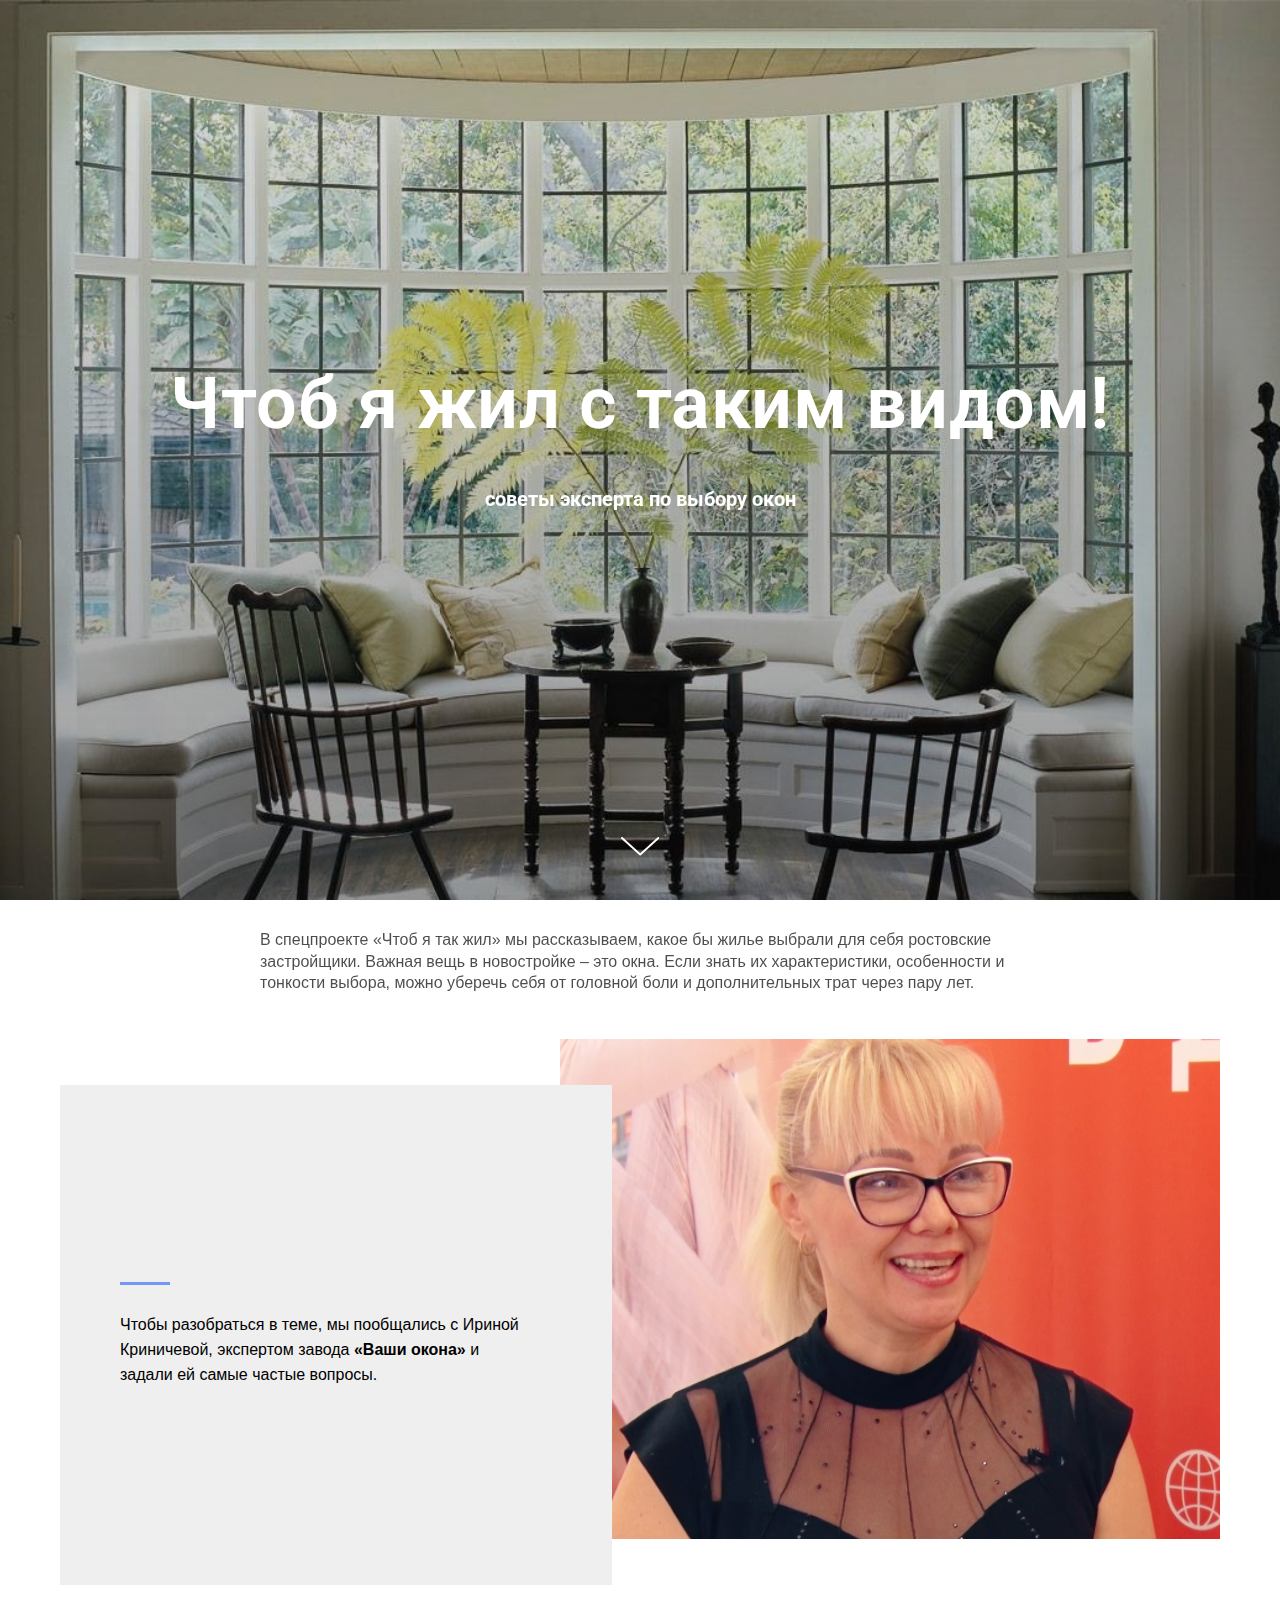
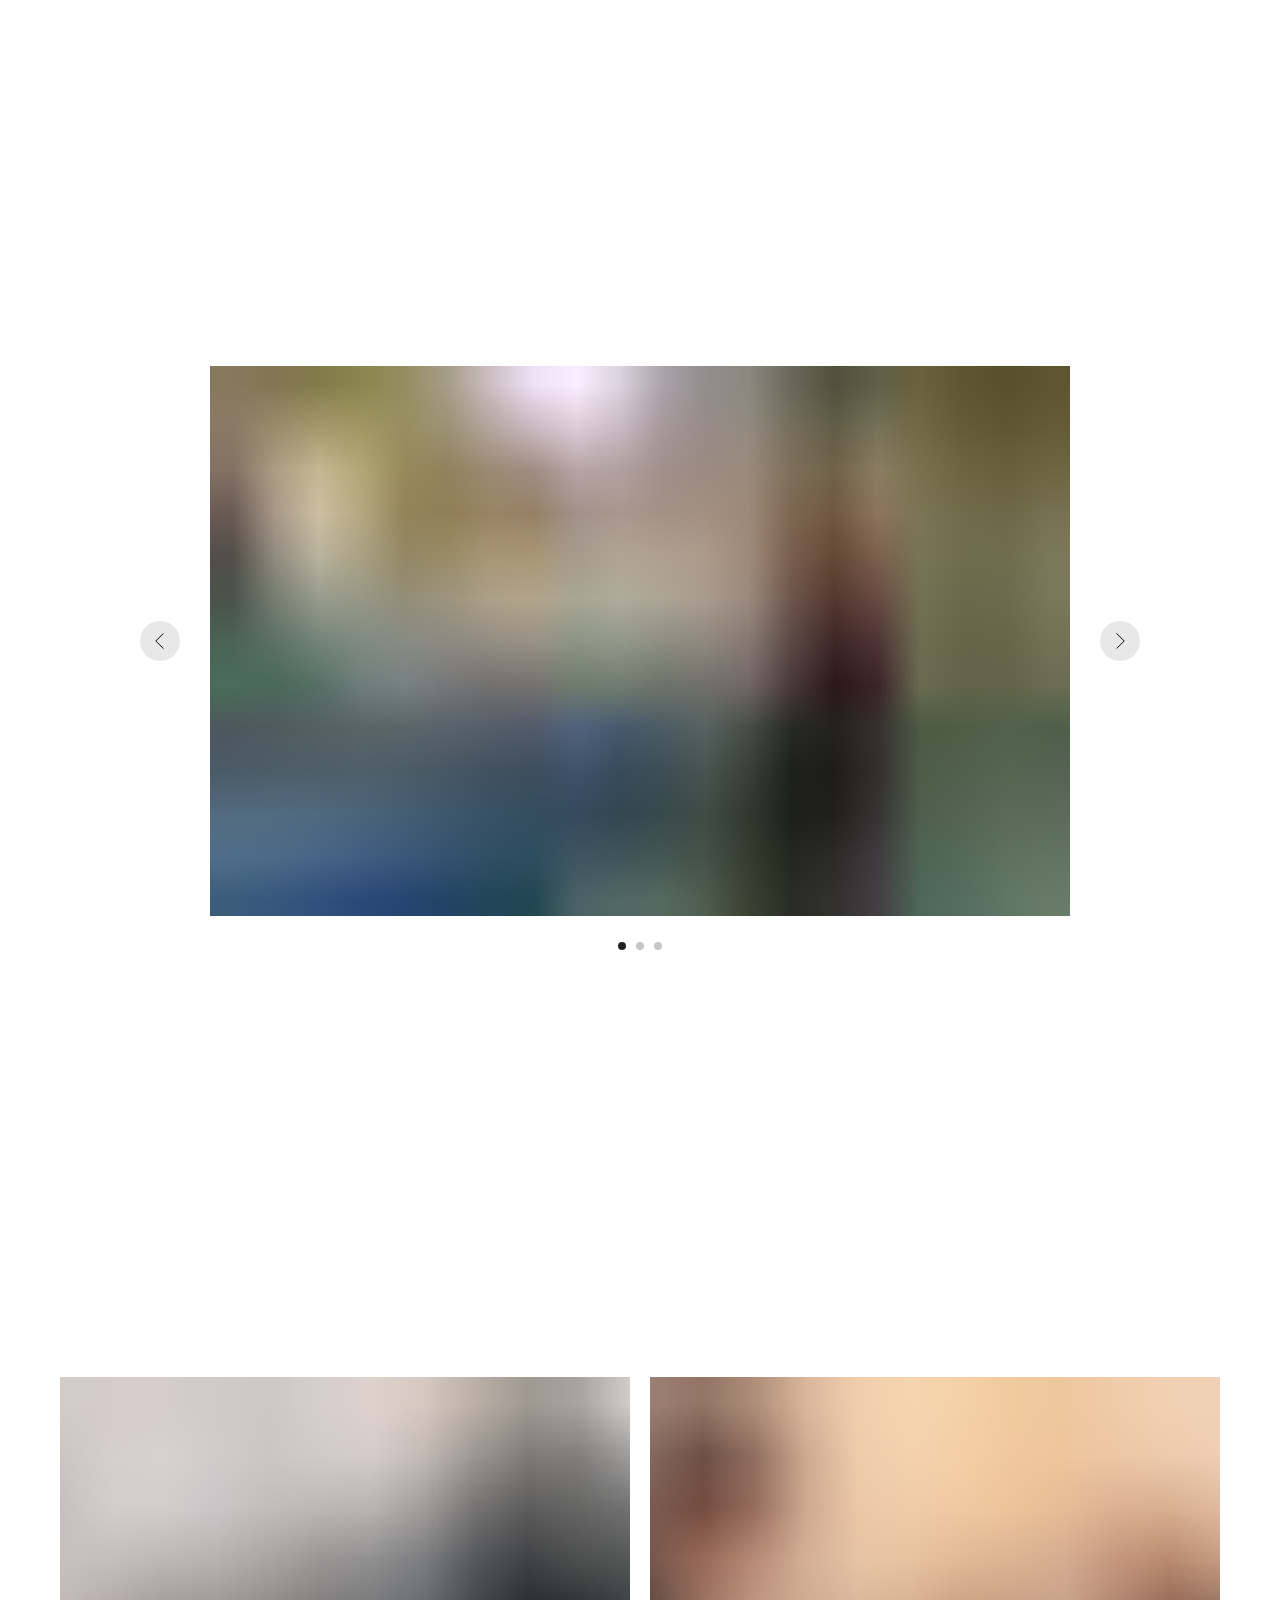
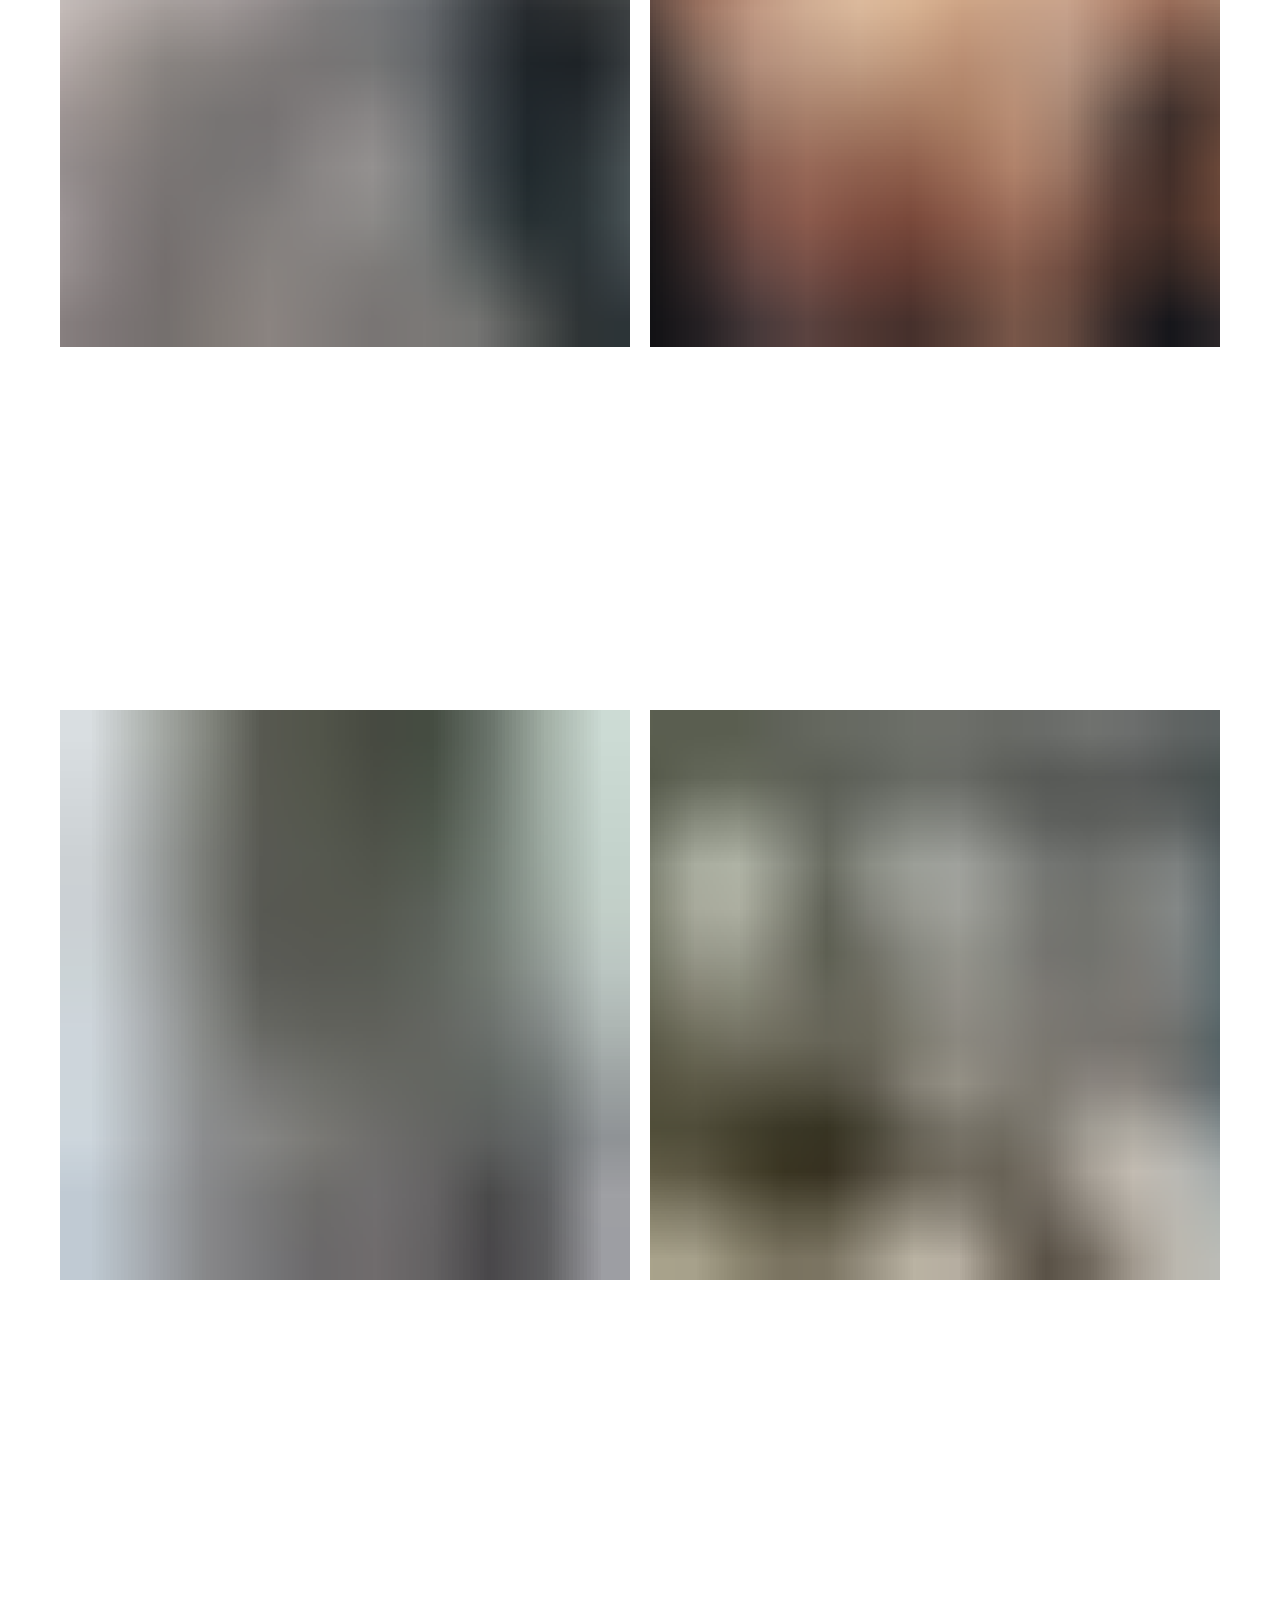
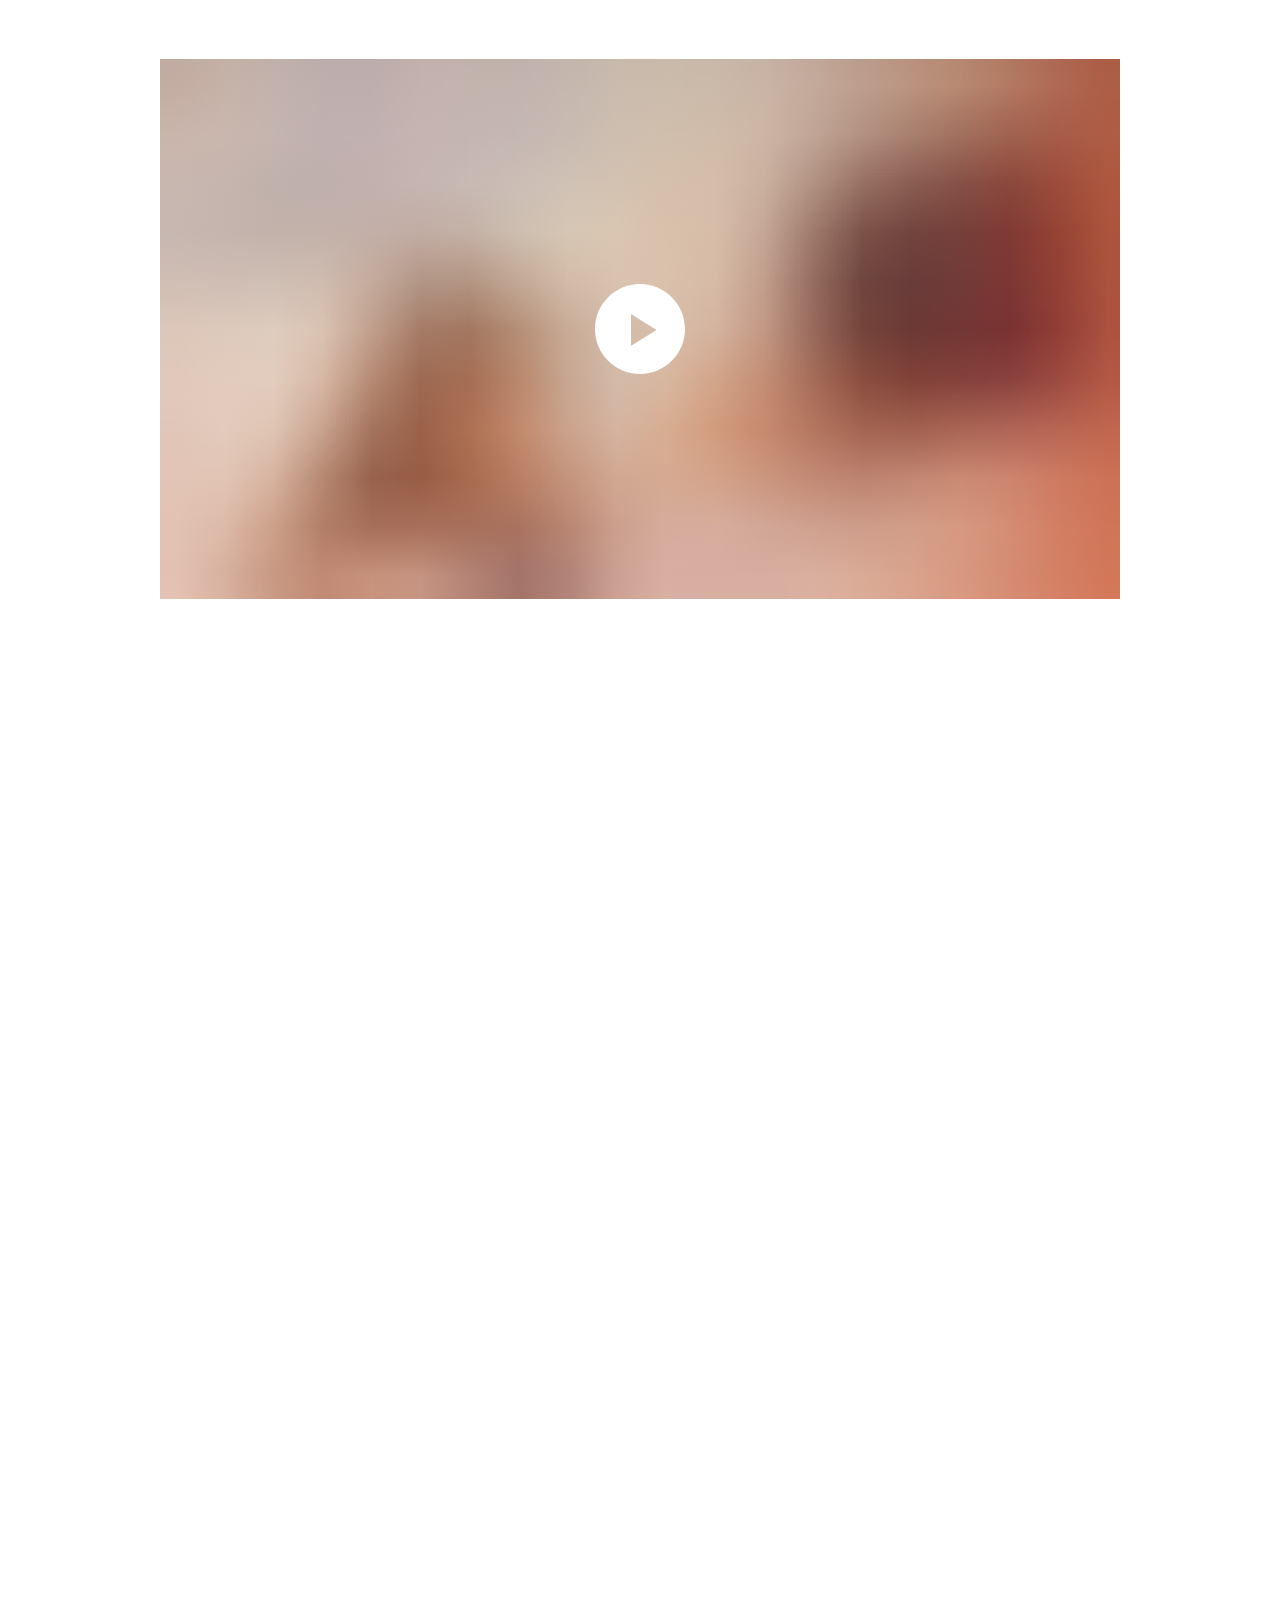
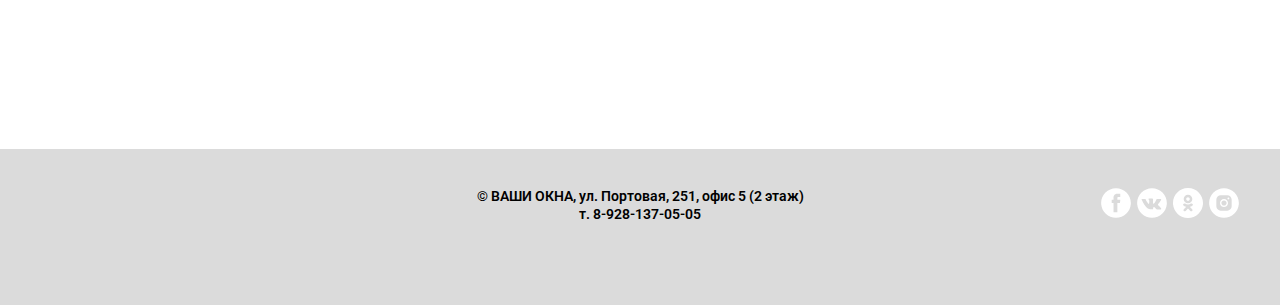
<file: vashiokna/index.html>
<!DOCTYPE html><html> <head><meta charset="utf-8" /><meta http-equiv="Content-Type" content="text/html; charset=utf-8" /><meta name="viewport" content="width=device-width, initial-scale=1.0" /><!--metatextblock--><title>Ваши окна</title><meta name="description" content="Важная вещь в новостройке – это окна. Если знать их характеристики, особенности и тонкости выбора, можно уберечь себя от головной боли и дополнительных трат через пару лет. Чтобы разобраться в теме, мы пообщались с экспертом завода «Ваши окон» и задали ей самые частые вопросы." /><meta property="og:url" content="https://1rndhouse.ru/vashiokna" /><meta property="og:title" content="Свой город в миниатюре: почему «Сокол на Оганова» это самодостаточное жилье" /><meta property="og:description" content=" Анастасия – менеджер по продажам в СЗ «Галактика», и она выбрала «Сокол на Оганова», а потом убедила и нас в том, что поселиться здесь и в самом деле очень хорошая идея." /><meta property="og:type" content="website" /><meta property="og:image" content="../images/tild3532-3566-4839-a665-666162643930__-__resize__504x__44f77c2ca612c7f40c96.jpg" /><link rel="canonical" href="https://1rndhouse.ru/vashiokna"><!--/metatextblock--><meta property="fb:app_id" content="257953674358265" /><meta name="format-detection" content="telephone=no" /><meta http-equiv="x-dns-prefetch-control" content="on"><link rel="dns-prefetch" href="https://ws.tildacdn.com"><link rel="shortcut icon" href="../images/tild6530-6265-4365-a431-656638376631__favicon.ico" type="image/x-icon" /><link rel="apple-touch-icon" href="../images/tild6564-3733-4636-b935-623339306133___1rnd.png"><link rel="apple-touch-icon" sizes="76x76" href="../images/tild6564-3733-4636-b935-623339306133___1rnd.png"><link rel="apple-touch-icon" sizes="152x152" href="../images/tild6564-3733-4636-b935-623339306133___1rnd.png"><link rel="apple-touch-startup-image" href="../images/tild6564-3733-4636-b935-623339306133___1rnd.png"><meta name="msapplication-TileColor" content="#000000"><meta name="msapplication-TileImage" content="../images/tild3033-6265-4236-a465-313937383439___1rnd.png"><!-- Assets --><link rel="stylesheet" href="../css/tilda-grid-3.0.min.css" type="text/css" media="all" /><link rel="stylesheet" href="../css/tilda-blocks-2.14.css?t=1628162345" type="text/css" media="all" /><link rel="preconnect" href="https://fonts.gstatic.com"><link href="https://fonts.googleapis.com/css2?family=Roboto:wght@300;400;500;700&subset=latin,cyrillic" rel="stylesheet"><link rel="stylesheet" href="../css/tilda-animation-1.0.min.css" type="text/css" media="all" /><link rel="stylesheet" href="../css/tilda-cover-1.0.min.css" type="text/css" media="all" /><link rel="stylesheet" href="../css/tilda-slds-1.4.min.css" type="text/css" media="print" onload="this.media='all';" /><noscript><link rel="stylesheet" href="../css/tilda-slds-1.4.min.css" type="text/css" media="all" /></noscript><link rel="stylesheet" href="../css/tilda-zoom-2.0.min.css" type="text/css" media="print" onload="this.media='all';" /><noscript><link rel="stylesheet" href="../css/tilda-zoom-2.0.min.css" type="text/css" media="all" /></noscript><script src="../js/jquery-1.10.2.min.js"></script><script src="../js/tilda-scripts-3.0.min.js"></script><script src="../js/tilda-blocks-2.7.js?t=1628162345"></script><script src="../js/lazyload-1.3.min.js" charset="utf-8" async></script><script src="../js/tilda-animation-1.0.min.js" charset="utf-8" async></script><script src="../js/tilda-cover-1.0.min.js" charset="utf-8" async></script><script src="../js/tilda-events-1.0.min.js" charset="utf-8" async></script><script src="../js/tilda-slds-1.4.min.js" charset="utf-8" async></script><script src="../js/hammer.min.js" charset="utf-8" async></script><script src="../js/tilda-zoom-2.0.min.js" charset="utf-8" async></script><script type="text/javascript">window.dataLayer = window.dataLayer || [];</script><script type="text/javascript">if((/bot|google|yandex|baidu|bing|msn|duckduckbot|teoma|slurp|crawler|spider|robot|crawling|facebook/i.test(navigator.userAgent))===false && typeof(sessionStorage)!='undefined' && sessionStorage.getItem('visited')!=='y'){	var style=document.createElement('style');	style.type='text/css';	style.innerHTML='@media screen and (min-width: 980px) {.t-records {opacity: 0;}.t-records_animated {-webkit-transition: opacity ease-in-out .2s;-moz-transition: opacity ease-in-out .2s;-o-transition: opacity ease-in-out .2s;transition: opacity ease-in-out .2s;}.t-records.t-records_visible {opacity: 1;}}';	document.getElementsByTagName('head')[0].appendChild(style);	$(document).ready(function() {	$('.t-records').addClass('t-records_animated');	setTimeout(function(){ $('.t-records').addClass('t-records_visible'); sessionStorage.setItem('visited','y');	},400);	});
}</script></head><body class="t-body" style="margin:0;"><!--allrecords--><div id="allrecords" data-tilda-export="yes" class="t-records" data-hook="blocks-collection-content-node" data-tilda-project-id="3662896" data-tilda-page-id="19462699" data-tilda-page-alias="vashiokna" data-tilda-formskey="8c4527c8157db94faa4d3e9d205a80c7" data-tilda-lazy="yes" ><div id="rec314161918" class="r t-rec" style=" " data-animationappear="off" data-record-type="18" ><!-- cover --><div class="t-cover" id="recorddiv314161918" bgimgfield="img" style="height:100vh; background-image:url('../images/tild3532-3566-4839-a665-666162643930__-__resize__20x__44f77c2ca612c7f40c96.jpg');" ><div class="t-cover__carrier" id="coverCarry314161918" data-content-cover-id="314161918" data-content-cover-bg="../images/tild3532-3566-4839-a665-666162643930__44f77c2ca612c7f40c96.jpg" data-content-cover-height="100vh" data-content-cover-parallax="fixed" style="height:100vh; "></div> <div class="t-cover__filter" style="height:100vh;background-image: -moz-linear-gradient(top, rgba(0,0,0,0.10), rgba(0,0,0,0.40));background-image: -webkit-linear-gradient(top, rgba(0,0,0,0.10), rgba(0,0,0,0.40));background-image: -o-linear-gradient(top, rgba(0,0,0,0.10), rgba(0,0,0,0.40));background-image: -ms-linear-gradient(top, rgba(0,0,0,0.10), rgba(0,0,0,0.40));background-image: linear-gradient(top, rgba(0,0,0,0.10), rgba(0,0,0,0.40));filter: progid:DXImageTransform.Microsoft.gradient(startColorStr='#e5000000', endColorstr='#99000000');"></div><div class="t-container"> <div class="t-col t-col_12 "><div class="t-cover__wrapper t-valign_middle" style="height:100vh;"> <div class="t001 t-align_center"> <div class="t001__wrapper" data-hook-content="covercontent"> <h1 class="t001__title t-title t-title_xl" style="" field="title">Чтоб я жил с таким видом!</h1> <div class="t001__descr t-descr t-descr_xl t001__descr_center" style="" field="descr"><div style="font-size:20px;" data-customstyle="yes"><strong> советы эксперта по выбору окон <strong data-redactor-tag="strong"></strong><strong></strong><strong></strong> </strong></div></div> <span class="space"></span> </div> </div> </div> </div> </div> <!-- arrow --> <div class="t-cover__arrow"><div class="t-cover__arrow-wrapper t-cover__arrow-wrapper_animated"><div class="t-cover__arrow_mobile"><svg class="t-cover__arrow-svg" style="fill:#ffffff;" x="0px" y="0px" width="38.417px" height="18.592px" viewBox="0 0 38.417 18.592" style="enable-background:new 0 0 38.417 18.592;"><g><path d="M19.208,18.592c-0.241,0-0.483-0.087-0.673-0.261L0.327,1.74c-0.408-0.372-0.438-1.004-0.066-1.413c0.372-0.409,1.004-0.439,1.413-0.066L19.208,16.24L36.743,0.261c0.411-0.372,1.042-0.342,1.413,0.066c0.372,0.408,0.343,1.041-0.065,1.413L19.881,18.332C19.691,18.505,19.449,18.592,19.208,18.592z"/></g></svg></div></div></div> <!-- arrow --> </div> </div><div id="rec314161919" class="r t-rec t-rec_pt_30 t-rec_pb_15" style="padding-top:30px;padding-bottom:15px; " data-record-type="127" ><!-- T119 --><div class="t119"><div class="t-container "> <div class="t-col t-col_8 t-prefix_2"><div class="t119__preface t-descr" style="opacity:0.70;" field="text"><div style="font-size:16px;font-family:'Arial';" data-customstyle="yes"> <span style="font-size: 16px;">В спецпроекте «Чтоб я так жил» мы рассказываем, какое бы жилье выбрали для себя ростовские застройщики. Важная вещь в новостройке – это окна. Если знать их характеристики, особенности и тонкости выбора, можно уберечь себя от головной боли и дополнительных трат через пару лет. </span></div></div></div></div></div></div><div id="rec314161920" class="r t-rec t-rec_pt_30 t-rec_pb_0" style="padding-top:30px;padding-bottom:0px; " data-animationappear="off" data-record-type="814" > <!-- t814 --><div class="t814"> <div class="t-container"> <div class="t814__top t-col t-col_5 "> <div class="t814__blocktext-wrapper"> <div class="t814__blocktext t-align_left" style="background-color: #efefef; left: 0;"> <div class="t814__content t-valign_middle"> <div class="t814__box"> <div class="t814__line " style="background-color: #1f5bff;opacity:0.60;"></div> <div class="t814__descr t-descr t-descr_md " field="descr" style="color:#000000;"><div style="font-size:16px;font-family:'Arial';" data-customstyle="yes"> Чтобы разобраться в теме, мы пообщались с Ириной Криничевой, экспертом завода <strong>«Ваши окона»</strong> и задали ей самые частые вопросы. </div></div> </div> </div> </div> </div> </div> <div class="t-col t-col_7 "> <div class="t814__blockimg-wrapper" style="padding-bottom:75.757575757576%;"> <div class="t814__blockimg t-bgimg " bgimgfield="img" data-original="../images/tild6537-3163-4132-b064-326263666232____2021-05-12_10-52-1.png" style="background-image:url('../images/tild6537-3163-4132-b064-326263666232__-__resizeb__20x____2021-05-12_10-52-1.png');"></div> </div> </div> </div></div><script> $(document).ready(function() { t814_init('314161920'); });</script></div><div id="rec314161921" class="r t-rec t-rec_pt_0 t-rec_pb_0" style="padding-top:0px;padding-bottom:0px; " data-record-type="127" ><!-- T119 --><div class="t119"><div class="t-container "> <div class="t-col t-col_8 t-prefix_2"><div class="t119__preface t-descr" style="opacity:0.70;" field="text"><div style="font-size:16px;font-family:'Arial';" data-customstyle="yes"><strong></strong><br /><strong>- Ирина, прежде чем начать, поясните для читателей, сколько вообще существует ваш завод? Насколько давно вы на этом рынке?</strong> <br /><br /> - Завод «Ваши окна» открылся в 2006 году, но как магазин мы существуем даже больше - в июне нам исполнится 25 лет. За это время, коллективом завода были наработаны и опыт, и знания, и мастерство, которые помогают нам слышать заказчика и воплощать его пожелания в наших изделиях. Мы занимались остеклением многих социальных объектов: школ, детских садов, промышленных предприятий – думаю, это говорит об определенной степени доверия к нашим специалистам и нашей продукции. <br /><br /> Хотя большинство заказов мы все-таки получаем от частных лиц. Наш завод динамично развивается, и представлен дополнительными офисами в каждом районе Ростова, а в январе этого года мы открыли новый офис на Портовой, 251. <br /><br /> Я сама консультирую клиентов уже более 12 лет. <br /><br /></div></div></div></div></div></div><div id="rec314161922" class="r t-rec t-rec_pt_15 t-rec_pb_0" style="padding-top:15px;padding-bottom:0px; " data-animationappear="off" data-record-type="670" ><div class="t670"> <div class="t-slds" style="visibility: hidden;"> <div class="t-container t-slds__main"> <div class="t-slds__container t-width t-width_9 t-margin_auto"> <div class="t-slds__items-wrapper t-slds_animated-none t-slds__witharrows" data-slider-transition="300" data-slider-with-cycle="true" data-slider-correct-height="true" data-auto-correct-mobile-width="false" data-slider-arrows-nearpic="yes" > <div class="t-slds__item t-slds__item_active" data-slide-index="1"> <div class="t-width t-width_9 t-margin_auto" itemscope itemtype="http://schema.org/ImageObject"> <div class="t-slds__wrapper t-align_center"> <meta itemprop="image" content="../images/tild3739-3664-4739-b637-643136613733__1fd34031bd09fac72607.jpg"> <div class="t670__imgwrapper" bgimgfield="gi_img__0"> <div class="t-slds__bgimg t-bgimg" data-original="../images/tild3739-3664-4739-b637-643136613733__1fd34031bd09fac72607.jpg" style="background-image: url('../images/tild3739-3664-4739-b637-643136613733__-__resizeb__20x__1fd34031bd09fac72607.jpg');"></div> <div class="t670__separator" data-slider-image-width="860" data-slider-image-height="550"></div> </div> </div> </div> </div> <div class="t-slds__item " data-slide-index="2"> <div class="t-width t-width_9 t-margin_auto" itemscope itemtype="http://schema.org/ImageObject"> <div class="t-slds__wrapper t-align_center"> <meta itemprop="image" content="../images/tild6332-3862-4462-b532-353162373032__c2ff42de0f7b1476e88c.jpg"> <div class="t670__imgwrapper" bgimgfield="gi_img__1"> <div class="t-slds__bgimg t-bgimg" data-original="../images/tild6332-3862-4462-b532-353162373032__c2ff42de0f7b1476e88c.jpg" style="background-image: url('../images/tild6332-3862-4462-b532-353162373032__-__resizeb__20x__c2ff42de0f7b1476e88c.jpg');"></div> <div class="t670__separator" data-slider-image-width="860" data-slider-image-height="550"></div> </div> </div> </div> </div> <div class="t-slds__item " data-slide-index="3"> <div class="t-width t-width_9 t-margin_auto" itemscope itemtype="http://schema.org/ImageObject"> <div class="t-slds__wrapper t-align_center"> <meta itemprop="image" content="../images/tild3839-6664-4632-b438-343338623138__eafebbb40cbdeba68269.jpg"> <div class="t670__imgwrapper" bgimgfield="gi_img__2"> <div class="t-slds__bgimg t-bgimg" data-original="../images/tild3839-6664-4632-b438-343338623138__eafebbb40cbdeba68269.jpg" style="background-image: url('../images/tild3839-6664-4632-b438-343338623138__-__resizeb__20x__eafebbb40cbdeba68269.jpg');"></div> <div class="t670__separator" data-slider-image-width="860" data-slider-image-height="550"></div> </div> </div> </div> </div> </div> </div> <div class="t-slds__arrow_container t-slds__arrow_container-outside"> <div class="t-slds__arrow_wrapper t-slds__arrow_wrapper-left" data-slide-direction="left"> <div class="t-slds__arrow t-slds__arrow-left t-slds__arrow-withbg" style="width: 40px; height: 40px;background-color: rgba(232,232,232,1);"> <div class="t-slds__arrow_body t-slds__arrow_body-left" style="width: 9px;"> <svg style="display: block" viewBox="0 0 9.3 17" xmlns="http://www.w3.org/2000/svg" xmlns:xlink="http://www.w3.org/1999/xlink"> <desc>Left</desc> <polyline fill="none" stroke="#000000" stroke-linejoin="butt" stroke-linecap="butt" stroke-width="1" points="0.5,0.5 8.5,8.5 0.5,16.5" /> </svg> </div> </div></div><div class="t-slds__arrow_wrapper t-slds__arrow_wrapper-right" data-slide-direction="right"> <div class="t-slds__arrow t-slds__arrow-right t-slds__arrow-withbg" style="width: 40px; height: 40px;background-color: rgba(232,232,232,1);"> <div class="t-slds__arrow_body t-slds__arrow_body-right" style="width: 9px;"> <svg style="display: block" viewBox="0 0 9.3 17" xmlns="http://www.w3.org/2000/svg" xmlns:xlink="http://www.w3.org/1999/xlink"> <desc>Right</desc> <polyline fill="none" stroke="#000000" stroke-linejoin="butt" stroke-linecap="butt" stroke-width="1" points="0.5,0.5 8.5,8.5 0.5,16.5" /> </svg> </div> </div></div> </div> <div class="t-slds__bullet_wrapper"> <div class="t-slds__bullet t-slds__bullet_active" data-slide-bullet-for="1"> <div class="t-slds__bullet_body" style="background-color: #c7c7c7;"></div> </div> <div class="t-slds__bullet " data-slide-bullet-for="2"> <div class="t-slds__bullet_body" style="background-color: #c7c7c7;"></div> </div> <div class="t-slds__bullet " data-slide-bullet-for="3"> <div class="t-slds__bullet_body" style="background-color: #c7c7c7;"></div> </div> </div> <div class="t-slds__caption__container"> </div> </div> </div></div><script> $(document).ready(function() { t670_init('314161922'); t_onFuncLoad('t_sldsInit', function() { t_sldsInit('314161922'); }); }); $('.t670').bind('displayChanged',function(){ t_onFuncLoad('t_slds_updateSlider', function() { t_slds_updateSlider('314161922'); }); t_onFuncLoad('t_slds_positionArrows', function() { t_slds_positionArrows('314161922'); }); }); </script><style> #rec314161922 .t-slds__bullet_active .t-slds__bullet_body { background-color: #222 !important; } #rec314161922 .t-slds__bullet:hover .t-slds__bullet_body { background-color: #222 !important; }</style></div><div id="rec314161923" class="r t-rec t-rec_pt_0 t-rec_pb_15" style="padding-top:0px;padding-bottom:15px; " data-record-type="127" ><!-- T119 --><div class="t119"><div class="t-container "> <div class="t-col t-col_8 t-prefix_2"><div class="t119__preface t-descr" style="opacity:0.70;" field="text"><div style="font-size:16px;font-family:'Arial';" data-customstyle="yes"><strong></strong><strong>- В таком случае вы точно сможете популярно объяснить, что такое ПВХ. Безопасен ли этот материал и насколько он долговечен? <br /></strong><br /> - Краткая аббревиатура ПВХ обозначает химическое название пластика и расшифровывается как Поливинилхлорид. Сейчас из пластика изготавливаются не только окна, но трубы для домов, посуда, детские игрушки, полы. Такие конструкции не только надежны, но и безопасны для здоровья людей. Прежде чем попасть на рынок к потребителю ПВХ-профили проходят сертификацию качества. <br /><br /> Было время когда ПВХ профили изготавливались с добавлением свинца и кадмия, и бытовало мнение, что они токсичны и имеют выраженный запах, но в 2000 году европейские производители подписали добровольное обязательство о том, чтобы с 2001 года исключить из рецептуры кадмиевые стабилизаторы. С 2015-ого отказались и от свинцовых. Наши профили это экологически чистый продукт и ем присвоено название "Green line" – зеленая линия или линия жизни. <br /><br /> Что касается долговечности, то производители ПВХ говорят, что профиль может простоять 50 лет, но и это не предел. Если за пластиком грамотно и своевременно ухаживать, то вашими окнами будут пользоваться и правнуки.<br /> </div></div></div></div></div></div><div id="rec314161924" class="r t-rec t-rec_pt_0 t-rec_pb_0" style="padding-top:0px;padding-bottom:0px; " data-animationappear="off" data-record-type="667" ><!-- t667 --><div class="t667"> <div class="t667__container t-container "> <div class="t667__row t667__row_indent-20px t-row"> <div class="t667__tile t667__tile_left" itemscope itemtype="http://schema.org/ImageObject"> <meta itemprop="image" content="../images/tild6362-3263-4662-b531-353335383064____2021-05-12_10-53-4.png"> <div class="t667__bgimg t667__bgimg_1-1 t-bgimg" bgimgfield="gi_img__0" data-zoomable="yes" data-img-zoom-url="../images/tild6362-3263-4662-b531-353335383064____2021-05-12_10-53-4.png" data-original="../images/tild6362-3263-4662-b531-353335383064____2021-05-12_10-53-4.png" style="background: url('../images/tild6362-3263-4662-b531-353335383064__-__resizeb__20x____2021-05-12_10-53-4.png') center center no-repeat;background-size: cover;"></div> </div> <div class="t667__tile t667__tile_right" itemscope itemtype="http://schema.org/ImageObject"> <meta itemprop="image" content="../images/tild3835-3339-4835-a134-663764646463____2021-05-12_10-55-0.png"> <div class="t667__bgimg t667__bgimg_1-1 t-bgimg" bgimgfield="gi_img__1" data-zoomable="yes" data-img-zoom-url="../images/tild3835-3339-4835-a134-663764646463____2021-05-12_10-55-0.png" data-original="../images/tild3835-3339-4835-a134-663764646463____2021-05-12_10-55-0.png" style="background: url('../images/tild3835-3339-4835-a134-663764646463__-__resizeb__20x____2021-05-12_10-55-0.png') center center no-repeat;background-size: cover;"></div> </div> </div> </div></div></div><div id="rec314161925" class="r t-rec t-rec_pt_0 t-rec_pb_0" style="padding-top:0px;padding-bottom:0px; " data-record-type="127" ><!-- T119 --><div class="t119"><div class="t-container "> <div class="t-col t-col_8 t-prefix_2"><div class="t119__preface t-descr" style="opacity:0.70;" field="text"><div style="font-size:16px;font-family:'Arial';" data-customstyle="yes"><strong></strong><strong>- От чего зависит тепло- и шумоизоляция окна? Есть ли какие-то значимые различия между остеклением во вторичном жилье и в новых квартирах, которые нужно иметь в виду?</strong> <br /><br /> - Конечно же, окна, расположенные в непосредственной близости от транспортных магистралей, объектов повышенного шума- спортивных площадок, школ, детских садов, требуют большего внимания и к выбору ширины профиля и особенно к выбору стеклопакетов. 80% площади окна занимает именно он и через него к нам проникают шумы, холод и ультрафиолет. <br /><br /> Поэтому сейчас на рынке есть стеклопакеты с резонансными стеклами, когда первое стекло «разбивает» звуковую волну и, проходя через воздушную подушку на следующем стекле, звук и шум гасятся. <br /><br /> Сейчас современные застройщики возводят дома по 25-30 этажей и там своя специфика и ветровых нагрузок, и замков безопасности для детей. Кроме того, это высоты, куда не дорастают деревья и где надо ставить стеклопакеты с отражением солнечных лучей.<br /></div></div></div></div></div></div><div id="rec314161926" class="r t-rec t-rec_pt_0 t-rec_pb_0" style="padding-top:0px;padding-bottom:0px; " data-animationappear="off" data-record-type="667" ><!-- t667 --><div class="t667"> <div class="t667__container t-container "> <div class="t667__row t667__row_indent-20px t-row"> <div class="t667__tile t667__tile_left" itemscope itemtype="http://schema.org/ImageObject"> <meta itemprop="image" content="../images/tild6331-3133-4666-b739-356336353661__3-shumoizolyatsiya-o.jpg"> <div class="t667__bgimg t667__bgimg_1-1 t-bgimg" bgimgfield="gi_img__0" data-zoomable="yes" data-img-zoom-url="../images/tild6331-3133-4666-b739-356336353661__3-shumoizolyatsiya-o.jpg" data-original="../images/tild6331-3133-4666-b739-356336353661__3-shumoizolyatsiya-o.jpg" style="background: url('../images/tild6331-3133-4666-b739-356336353661__-__resizeb__20x__3-shumoizolyatsiya-o.jpg') center center no-repeat;background-size: cover;"></div> </div> <div class="t667__tile t667__tile_right" itemscope itemtype="http://schema.org/ImageObject"> <meta itemprop="image" content="../images/tild6331-3833-4264-b938-366166363030__1617245788_25-p-fran.jpg"> <div class="t667__bgimg t667__bgimg_1-1 t-bgimg" bgimgfield="gi_img__1" data-zoomable="yes" data-img-zoom-url="../images/tild6331-3833-4264-b938-366166363030__1617245788_25-p-fran.jpg" data-original="../images/tild6331-3833-4264-b938-366166363030__1617245788_25-p-fran.jpg" style="background: url('../images/tild6331-3833-4264-b938-366166363030__-__resizeb__20x__1617245788_25-p-fran.jpg') center center no-repeat;background-size: cover;"></div> </div> </div> </div></div></div><div id="rec314161927" class="r t-rec t-rec_pt_0 t-rec_pb_0" style="padding-top:0px;padding-bottom:0px; " data-record-type="127" ><!-- T119 --><div class="t119"><div class="t-container "> <div class="t-col t-col_8 t-prefix_2"><div class="t119__preface t-descr" style="opacity:0.70;" field="text"><div style="font-size:16px;font-family:'Arial';" data-customstyle="yes"><strong></strong><strong>- Как правильно выбрать металлопластиковые окна?</strong> <br /><br /> - Желательно брать только у завода-производителя, где есть специальное оборудование, контроль качества и главное - гарантия от 5 лет. Важно не торопиться и помочь вашему менеджеру ответами на вопросы, чтобы правильно выявить вашу потребность. Проговорить все детали, которые вы бы хотели потом увидеть перед собой. Важны мелочи: если забыть поставить микропроветривание, то без него конечно окно будет работать, но у заказчика останется неприятный осадок. Из-за маленькой оплошности потом, возможно, придется переустанавливать весь профиль. <br /><br /><span style="font-family: Arial;"><span style="font-size: 16px;"><strong>- А какие бывают замки безопасности для окон?</strong> <br /><br /> - Сейчас в основном используется два вида. Во-первых, это ручка и ключ, которые полностью блокируют работу открывания створки.И во-вторых, это нижний блокиратор, который крепится на коробку окна под створкой открывания, у него есть прекрасная функция сохранять окно открытым в режиме откидывания, что позволяет воздуху поступать в квартиру, но при этом дети не смогут ни открыть, ни закрыть окно.</span></span><br /></div></div></div></div></div></div><div id="rec314161930" class="r t-rec t-rec_pt_15 t-rec_pb_15" style="padding-top:15px;padding-bottom:15px; " data-animationappear="off" data-record-type="347" ><!-- T347 --><div class="t347"> <div class="t-container"> <div class="t-col t-col_10 t-prefix_1"> <div class="t347__table" style=""> <div class="t347__cell t-align_left t-valign_top"> <div class="t347__bg t-bgimg" bgimgfield="img" data-original="../images/tild3861-3666-4833-b635-363137383361____2021-05-12_10-52-1.png" style="background-image:url('../images/tild3861-3666-4833-b635-363137383361__-__resizeb__20x____2021-05-12_10-52-1.png');"></div> <div class="t347__overlay" style="background-image: -moz-linear-gradient(top, rgba(0,0,0,0.20), rgba(0,0,0,0.0)); background-image: -webkit-linear-gradient(top, rgba(0,0,0,0.20), rgba(0,0,0,0.0)); background-image: -o-linear-gradient(top, rgba(0,0,0,0.20), rgba(0,0,0,0.0)); background-image: -ms-linear-gradient(top, rgba(0,0,0,0.20), rgba(0,0,0,0.0));"></div> <a class="t347__play-link t347__play-icon_xl" href="javascript:t347showvideo('314161930');"> <div class="t347__play-icon"> <svg width="50px" height="50px" xmlns="http://www.w3.org/2000/svg" viewBox="0 0 50 50"> <path fill="none" d="M49.5 25c0 13.5-10.9 24.5-24.5 24.5S.6 38.5.6 25 11.5.6 25 .6 49.5 11.5 49.5 25z"/> <path fill="#FFFFFF" d="M25 50c13.8 0 25-11.2 25-25S38.8 0 25 0 0 11.2 0 25s11.2 25 25 25zm-5-33.3l14.2 8.8L20 34.3V16.7z"/> </svg> </div> </a> <div class="t347__textwrapper"> <div class="t347__textwrapper__content t-width t-width_6"> </div> </div> </div> <div class="t347__video-container t347__hidden" data-content-popup-video-url-youtube="mQrS4tvXh6I"> <div class="t347__video-carier"></div> </div> </div> </div> </div></div><script type="text/javascript">$(document).ready(function(){ t347_setHeight('314161930'); $('.t347').bind('displayChanged',function(){ t347_setHeight('314161930'); });
});
$(window).resize(function() { t347_setHeight('314161930');
});</script> </div><div id="rec314161929" class="r t-rec t-rec_pt_0 t-rec_pb_30" style="padding-top:0px;padding-bottom:30px; " data-record-type="127" ><!-- T119 --><div class="t119"><div class="t-container "> <div class="t-col t-col_8 t-prefix_2"><div class="t119__preface t-descr" style="opacity:0.70;" field="text"><div style="font-size:16px;font-family:'Arial';" data-customstyle="yes"><strong></strong> <br /><strong></strong><strong>- Как рассчитывается стоимость ваших услуг и на каком этапе клиент узнает о конечной сумме?</strong> <br /><br /> - Для экономии вашего времени, замерщик, будучи на адресе, сможет и квалифицированно оценить обстановку, и порекомендовать подходящую комплектацию для заказа с учетом этажности и потребностей заказчика, в онлайн режиме, взаимодействуя с менеджером- рассчитать стоимость заказа и сразу на адресе оформить договор. Изготовление самой конструкции из стандартного белого профиля занимает 7 рабочих дней. <br /><br /> <strong>- Сколько по времени занимает изготовление стеклопакета? И сколько приблизительно длится его монтаж?</strong> <br /><br /> - Процесс изготовления стеклопакета технически занимает 3 дня, демонтировать старый и поставить новый – это не более 10-15 минут. Но мы же понимаем, что еще нужен выезд специалиста для проведения замеров, транспортировка до места, оформление и оплата заказа, а если между всем этим выходные или праздничные дни, то календарные сроки размываются, поэтому мы стараемся к каждому обращению относиться индивидуально и смотреть, может ли человек подождать или нужно срочно.<br /></div></div></div></div></div></div><div id="rec314161928" class="r t-rec t-rec_pt_15 t-rec_pb_0" style="padding-top:15px;padding-bottom:0px; " data-record-type="169" ><!-- t155 --><div class="t155"> <div class="t-container"> <div class="t-row"> <div class="t-col t-col_6"> <div class="t-bgimg" bgimgfield="gi_img__0" data-zoomable="yes" data-img-zoom-url="../images/tild3263-3738-4762-a636-323534383834__d60b43190b3c958e0cc8.jpg" data-original="../images/tild3263-3738-4762-a636-323534383834__d60b43190b3c958e0cc8.jpg" style="background: url('../images/tild3263-3738-4762-a636-323534383834__-__resizeb__20x__d60b43190b3c958e0cc8.jpg') center center no-repeat; background-size:cover; height:660px; margin-bottom:20px;" itemscope itemtype="http://schema.org/ImageObject"><meta itemprop="image" content="../images/tild3263-3738-4762-a636-323534383834__d60b43190b3c958e0cc8.jpg"></div> </div> <div class="t-col t-col_6"> <div class="t-bgimg" bgimgfield="gi_img__1" data-zoomable="yes" data-img-zoom-url="../images/tild3462-6231-4665-a439-666538313933____2021-05-12_10-54-2.png" data-original="../images/tild3462-6231-4665-a439-666538313933____2021-05-12_10-54-2.png" style="width:100%; background: url('../images/tild3462-6231-4665-a439-666538313933__-__resizeb__20x____2021-05-12_10-54-2.png') center center no-repeat; background-size:cover; height:320px; margin-bottom:20px;" itemscope itemtype="http://schema.org/ImageObject"><meta itemprop="image" content="../images/tild3462-6231-4665-a439-666538313933____2021-05-12_10-54-2.png"></div> <div class="t-bgimg" bgimgfield="gi_img__2" data-zoomable="yes" data-img-zoom-url="../images/tild3434-3037-4037-b463-303436663566__e0646ae6deb604c98bb3.jpg" data-original="../images/tild3434-3037-4037-b463-303436663566__e0646ae6deb604c98bb3.jpg" style="width:100%; background: url('../images/tild3434-3037-4037-b463-303436663566__-__resizeb__20x__e0646ae6deb604c98bb3.jpg') center center no-repeat; background-size:cover; height:320px; margin-bottom:20px;" itemscope itemtype="http://schema.org/ImageObject"><meta itemprop="image" content="../images/tild3434-3037-4037-b463-303436663566__e0646ae6deb604c98bb3.jpg"></div> </div> </div> </div></div></div><div id="rec314161931" class="r t-rec t-rec_pt_15 t-rec_pb_60" style="padding-top:15px;padding-bottom:60px;background-color:#dbdbdb; " data-record-type="463" data-bg-color="#dbdbdb"><!-- T463 --><div class="t463" id="t-footer_314161931"> <div class="t463__maincontainer " > <div class="t463__content" style=""> <div class="t463__colwrapper"> <div class="t463__col"> <a href="https://vashiokna.com/" target="_blank" style="color:#ffffff;font-size:20px;font-weight:600;"> <img src="../images/tild3231-3934-4164-b365-316635616266__-__empty___.png" data-original="../images/tild3231-3934-4164-b365-316635616266___.png" class="t463__logo t463__img t-img" imgfield="img" alt="ВАШИ ОКНА"> </a> </div> <div class="t463__col t463__col_center t-align_center"> <div class="t463__typo t463__copyright t-name t-name_xs" field="text" style="color: #000000;"> © ВАШИ ОКНА, ул. Портовая, 251, офис 5 (2 этаж)<br />т. 8-928-137-05-05 </div> </div> <div class="t463__col t-align_right"> <div class="t-sociallinks"> <div class="t-sociallinks__wrapper"> <div class="t-sociallinks__item"> <a href="https://www.facebook.com/Vashioknarnd96/?show_switched_toast=0" target="_blank"> <svg class="t-sociallinks__svg" version="1.1" id="Layer_1" xmlns="http://www.w3.org/2000/svg" xmlns:xlink="http://www.w3.org/1999/xlink" x="0px" y="0px" width="30px" height="30px" viewBox="0 0 48 48" enable-background="new 0 0 48 48" xml:space="preserve"><desc>Facebook</desc><path style="fill:#ffffff;" d="M47.761,24c0,13.121-10.638,23.76-23.758,23.76C10.877,47.76,0.239,37.121,0.239,24c0-13.124,10.638-23.76,23.764-23.76C37.123,0.24,47.761,10.876,47.761,24 M20.033,38.85H26.2V24.01h4.163l0.539-5.242H26.2v-3.083c0-1.156,0.769-1.427,1.308-1.427h3.318V9.168L26.258,9.15c-5.072,0-6.225,3.796-6.225,6.224v3.394H17.1v5.242h2.933V38.85z"/></svg> </a> </div> <div class="t-sociallinks__item"> <a href="https://vk.com/club156162274" target="_blank"> <svg class="t-sociallinks__svg" version="1.1" id="Layer_1" xmlns="http://www.w3.org/2000/svg" xmlns:xlink="http://www.w3.org/1999/xlink" x="0px" y="0px" width="30px" height="30px" viewBox="0 0 48 48" enable-background="new 0 0 48 48" xml:space="preserve"><desc>VK</desc><path style="fill:#ffffff;" d="M47.761,24c0,13.121-10.639,23.76-23.76,23.76C10.878,47.76,0.239,37.121,0.239,24c0-13.123,10.639-23.76,23.762-23.76C37.122,0.24,47.761,10.877,47.761,24 M35.259,28.999c-2.621-2.433-2.271-2.041,0.89-6.25c1.923-2.562,2.696-4.126,2.45-4.796c-0.227-0.639-1.64-0.469-1.64-0.469l-4.71,0.029c0,0-0.351-0.048-0.609,0.106c-0.249,0.151-0.414,0.505-0.414,0.505s-0.742,1.982-1.734,3.669c-2.094,3.559-2.935,3.747-3.277,3.524c-0.796-0.516-0.597-2.068-0.597-3.171c0-3.449,0.522-4.887-1.02-5.259c-0.511-0.124-0.887-0.205-2.195-0.219c-1.678-0.016-3.101,0.007-3.904,0.398c-0.536,0.263-0.949,0.847-0.697,0.88c0.31,0.041,1.016,0.192,1.388,0.699c0.484,0.656,0.464,2.131,0.464,2.131s0.282,4.056-0.646,4.561c-0.632,0.347-1.503-0.36-3.37-3.588c-0.958-1.652-1.68-3.481-1.68-3.481s-0.14-0.344-0.392-0.527c-0.299-0.222-0.722-0.298-0.722-0.298l-4.469,0.018c0,0-0.674-0.003-0.919,0.289c-0.219,0.259-0.018,0.752-0.018,0.752s3.499,8.104,7.573,12.23c3.638,3.784,7.764,3.36,7.764,3.36h1.867c0,0,0.566,0.113,0.854-0.189c0.265-0.288,0.256-0.646,0.256-0.646s-0.034-2.512,1.129-2.883c1.15-0.36,2.624,2.429,4.188,3.497c1.182,0.812,2.079,0.633,2.079,0.633l4.181-0.056c0,0,2.186-0.136,1.149-1.858C38.281,32.451,37.763,31.321,35.259,28.999"/></svg> </a> </div> <div class="t-sociallinks__item"> <a href="https://ok.ru/ooovashi.okna" target="_blank"> <svg class="t-sociallinks__svg" version="1.1" id="Layer_1" xmlns="http://www.w3.org/2000/svg" xmlns:xlink="http://www.w3.org/1999/xlink" width="30px" height="30px" viewBox="0 0 30 30" xml:space="preserve"><desc>Odnoklassniki</desc><path style="fill:#ffffff;" d="M15.0010773,29.9969026 C6.71476662,29.9969026 -0.000942760943,23.2811932 -0.000942760943,14.9979126 C-0.000942760943,6.71261195 6.71476662,-0.00107736853 15.0010773,-0.00107736853 C23.2823378,-0.00107736853 29.9990572,6.71261195 29.9990572,14.9979126 C29.9990572,23.2811932 23.2833479,29.9969026 15.0010773,29.9969026 Z M14.9990572,9.16346042 C15.9845639,9.16346042 16.7857961,9.96559598 16.7857961,10.9501993 C16.7857961,11.9366092 15.9845639,12.7378415 14.9990572,12.7378415 C14.0126473,12.7378415 13.2114151,11.9366092 13.2114151,10.9501993 C13.2114151,9.96378937 14.0126473,9.16346042 14.9990572,9.16346042 L14.9990572,9.16346042 L14.9990572,9.16346042 Z M19.3159557,10.9501993 C19.3159557,8.56908521 17.3810746,6.63149426 14.9990572,6.63149426 C12.6170398,6.63149426 10.6803522,8.56908521 10.6803522,10.9501993 C10.6803522,13.3313134 12.6170398,15.2670977 14.9990572,15.2670977 C17.3810746,15.2670977 19.3159557,13.3313134 19.3159557,10.9501993 Z M16.7451474,18.7899904 C17.6249672,18.5876499 18.472268,18.242587 19.2527243,17.752092 C19.8443896,17.3790267 20.0232441,16.5976672 19.6510821,16.0069052 C19.2771135,15.4152399 18.4985739,15.2363853 17.9058953,15.6085473 C16.1354159,16.7214201 13.8590853,16.7214201 12.0904126,15.6085473 C11.4987473,15.2372886 10.7164844,15.4152399 10.3461291,16.0069052 C9.97306376,16.5967639 10.1519183,17.3790267 10.741777,17.752092 C11.5222332,18.2416837 12.3704374,18.5903598 13.2493539,18.7899904 L10.8348175,21.2036235 C10.3416125,21.6977317 10.3416125,22.5007706 10.8348175,22.9930722 C11.0805167,23.2387714 11.4048035,23.3634276 11.7290902,23.3634276 C12.053377,23.3634276 12.3776638,23.2387714 12.6242663,22.9930722 L14.995444,20.6209912 L17.3684284,22.9939756 C17.8625366,23.4871805 18.6637689,23.4871805 19.1560705,22.9939756 C19.6519854,22.4998673 19.6519854,21.6968284 19.1560705,21.2054301 L16.7451474,18.7899904 L16.7451474,18.7899904 L16.7451474,18.7899904 Z"></path></svg> </a> </div> <div class="t-sociallinks__item"> <a href="https://www.instagram.com/vashi.okna/" target="_blank"> <svg class="t-sociallinks__svg" version="1.1" id="Layer_1" xmlns="http://www.w3.org/2000/svg" xmlns:xlink="http://www.w3.org/1999/xlink" width="30px" height="30px" viewBox="0 0 30 30" xml:space="preserve"><desc>Instagram</desc><path style="fill:#ffffff;" d="M15,11.014 C12.801,11.014 11.015,12.797 11.015,15 C11.015,17.202 12.802,18.987 15,18.987 C17.199,18.987 18.987,17.202 18.987,15 C18.987,12.797 17.199,11.014 15,11.014 L15,11.014 Z M15,17.606 C13.556,17.606 12.393,16.439 12.393,15 C12.393,13.561 13.556,12.394 15,12.394 C16.429,12.394 17.607,13.561 17.607,15 C17.607,16.439 16.444,17.606 15,17.606 L15,17.606 Z"></path><path style="fill:#ffffff;" d="M19.385,9.556 C18.872,9.556 18.465,9.964 18.465,10.477 C18.465,10.989 18.872,11.396 19.385,11.396 C19.898,11.396 20.306,10.989 20.306,10.477 C20.306,9.964 19.897,9.556 19.385,9.556 L19.385,9.556 Z"></path><path style="fill:#ffffff;" d="M15.002,0.15 C6.798,0.15 0.149,6.797 0.149,15 C0.149,23.201 6.798,29.85 15.002,29.85 C23.201,29.85 29.852,23.202 29.852,15 C29.852,6.797 23.201,0.15 15.002,0.15 L15.002,0.15 Z M22.666,18.265 C22.666,20.688 20.687,22.666 18.25,22.666 L11.75,22.666 C9.312,22.666 7.333,20.687 7.333,18.28 L7.333,11.734 C7.333,9.312 9.311,7.334 11.75,7.334 L18.25,7.334 C20.688,7.334 22.666,9.312 22.666,11.734 L22.666,18.265 L22.666,18.265 Z"></path></svg> </a> </div> </div></div> </div> </div> </div> </div></div></div></div><!--/allrecords--><!-- Stat --><script type="text/javascript">if (! window.mainTracker) { window.mainTracker = 'tilda'; }	window.tildastatscroll = 'yes';	(function (d, w, k, o, g) { var n=d.getElementsByTagName(o)[0],s=d.createElement(o),f=function(){n.parentNode.insertBefore(s,n);}; s.type = "text/javascript"; s.async = true; s.key = k; s.id = "tildastatscript"; s.src=g; if (w.opera=="[object Opera]") {d.addEventListener("DOMContentLoaded", f, false);} else { f(); } })(document, window, '62f1520a7e6ffcc21f897346acd4ed63','script','../js/tildastat-0.2.min.js');</script></body></html>
</file>
<file: css/tilda-blocks-2.14.css>
.t-body{margin:0}#allrecords{-webkit-font-smoothing:antialiased;background-color:none}#allrecords a{color:#ff8562;text-decoration:none}#allrecords a[href^=tel]{color:inherit;text-decoration:none}#allrecords ol{padding-left:22px}#allrecords ul{padding-left:20px}#allrecords b,#allrecords strong{font-weight:700}@media print{body,html{min-width:1200px;max-width:1200px;padding:0;margin:0 auto;border:none}}.t-text{font-family:'Roboto',Arial,sans-serif;font-weight:300;color:#000}.t-text_xs{font-size:15px;line-height:1.55}.t-text_sm{font-size:18px;line-height:1.55}.t-text_md{font-size:20px;line-height:1.55}.t-text_lg{font-size:22px;line-height:1.55}.t-text_weight_plus{font-weight:400}.t-text-impact{font-family:'Roboto',Arial,sans-serif;font-weight:300;color:#000}.t-text-impact_xs{font-size:26px;line-height:1.5}.t-text-impact_sm{font-size:32px;line-height:1.35}.t-text-impact_md{font-size:38px;line-height:1.35}.t-text-impact_lg{font-size:42px;line-height:1.23}.t-name{font-family:'Roboto',Arial,sans-serif;font-weight:600;color:#000}.t-name_xs{font-size:16px;line-height:1.35}.t-name_sm{font-size:18px;line-height:1.35}.t-name_md{font-size:20px;line-height:1.35}.t-name_lg{font-size:22px;line-height:1.35}.t-name_xl{font-size:24px;line-height:1.35}.t-heading{font-family:'Roboto',Arial,sans-serif;font-weight:600;color:#000}.t-heading_xs{font-size:26px;line-height:1.23}.t-heading_sm{font-size:28px;line-height:1.17}.t-heading_md{font-size:30px;line-height:1.17}.t-heading_lg{font-size:32px;line-height:1.17}.t-title{font-family:'Roboto',Arial,sans-serif;font-weight:600;color:#000}.t-title_xxs{font-size:36px;line-height:1.23}.t-title_xs{font-size:42px;line-height:1.23}.t-title_sm{font-size:48px;line-height:1.23}.t-title_md{font-size:52px;line-height:1.23}.t-title_lg{font-size:64px;line-height:1.23}.t-title_xl{font-size:72px;line-height:1.17}.t-title_xxl{font-size:82px;line-height:1.17}.t-descr{font-family:'Roboto',Arial,sans-serif;font-weight:300;color:#000}.t-descr_xxs{font-size:14px;line-height:1.55}.t-descr_xs{font-size:16px;line-height:1.55}.t-descr_sm{font-size:18px;line-height:1.55}.t-descr_md{font-size:20px;line-height:1.55}.t-descr_lg{font-size:22px;line-height:1.55}.t-descr_xl{font-size:24px;line-height:1.5}.t-descr_xxl{font-size:26px;line-height:1.45}.t-descr_xxxl{font-size:30px;line-height:1.45;letter-spacing:.45}.t-uptitle{font-family:'Roboto',Arial,sans-serif;font-weight:600;color:#000;letter-spacing:2.5px}.t-uptitle_xs{font-size:12px}.t-uptitle_sm{font-size:14px}.t-uptitle_md{font-size:16px}.t-uptitle_lg{font-size:18px}.t-uptitle_xl{font-size:20px;letter-spacing:2px}.t-uptitle_xxl{font-size:22px;letter-spacing:2px}.t-uptitle_xxxl{font-size:24px;letter-spacing:2px}@media screen and (max-width:1200px){.t-text_xs{font-size:14px}.t-text_sm{font-size:16px}.t-text_md{font-size:18px}.t-text_lg{font-size:20px}.t-text-impact_md{font-size:30px}.t-descr_xxs{font-size:12px}.t-descr_xs{font-size:14px}.t-descr_sm{font-size:16px}.t-descr_md{font-size:18px}.t-descr_lg{font-size:20px}.t-descr_xl{font-size:22px}.t-descr_xxl{font-size:22px}.t-descr_xxxl{font-size:26px}.t-uptitle_md{font-size:14px}.t-uptitle_lg{font-size:16px}.t-uptitle_xl{font-size:18px}.t-uptitle_xxl{font-size:20px}.t-uptitle_xxxl{font-size:22px}.t-title_xxs{font-size:32px}.t-title_xs{font-size:38px}.t-title_sm{font-size:44px}.t-title_md{font-size:48px}.t-title_lg{font-size:60px}.t-title_xl{font-size:68px}.t-title_xxl{font-size:78px}.t-name_xs{font-size:14px}.t-name_sm{font-size:16px}.t-name_md{font-size:18px}.t-name_lg{font-size:20px}.t-name_xl{font-size:22px}.t-heading_xs{font-size:24px}.t-heading_sm{font-size:26px}.t-heading_md{font-size:28px}.t-heading_lg{font-size:30px}}@media screen and (max-width:640px){.t-text_xs{font-size:12px;line-height:1.45}.t-text_sm{font-size:14px;line-height:1.45}.t-text_md{font-size:16px;line-height:1.45}.t-text_lg{font-size:18px;line-height:1.45}.t-text-impact_sm{font-size:22px}.t-text-impact_md{font-size:26px}.t-text-impact_lg{font-size:28px}.t-descr_xs{font-size:12px;line-height:1.45}.t-descr_sm{font-size:14px;line-height:1.45}.t-descr_md{font-size:16px;line-height:1.45}.t-descr_lg{font-size:18px;line-height:1.45}.t-descr_xl{font-size:20px;line-height:1.4}.t-descr_xxl{font-size:20px}.t-descr_xxxl{font-size:22px}.t-uptitle_xs{font-size:10px}.t-uptitle_sm{font-size:10px}.t-uptitle_md{font-size:12px}.t-uptitle_lg{font-size:14px}.t-uptitle_xl{font-size:16px}.t-uptitle_xxl{font-size:18px}.t-uptitle_xxxl{font-size:20px}.t-title_xxs{font-size:28px}.t-title_xs{font-size:30px}.t-title_sm{font-size:30px}.t-title_md{font-size:30px}.t-title_lg{font-size:30px}.t-title_xl{font-size:32px}.t-title_xxl{font-size:36px}.t-name_xs{font-size:12px}.t-name_sm{font-size:14px}.t-name_md{font-size:16px}.t-name_lg{font-size:18px}.t-name_xl{font-size:20px}.t-heading_xs{font-size:22px}.t-heading_sm{font-size:24px}.t-heading_md{font-size:24px}.t-heading_lg{font-size:26px}}@media screen and (max-width:480px){.t-title_xl{font-size:30px}.t-title_xxl{font-size:30px}}.t-records{-webkit-font_smoothing:antialiased;background-color:none}.t-records a{color:#ff8562;text-decoration:none}.t-records a[href^=tel]{color:inherit;text-decoration:none}.t-records ol{padding-left:22px;margin-top:0;margin-bottom:10px}.t-records ul{padding-left:20px;margin-top:0;margin-bottom:10px}.t-btn{display:inline-block;font-family:'Roboto',Arial,sans-serif;height:60px;border:0 none;font-size:16px;padding-left:60px;padding-right:60px;text-align:center;white-space:nowrap;vertical-align:middle;font-weight:700;background-image:none;cursor:pointer;-webkit-appearance:none;-webkit-user-select:none;-moz-user-select:none;-ms-user-select:none;-o-user-select:none;user-select:none;-webkit-box-sizing:border-box;-moz-box-sizing:border-box;box-sizing:border-box}.t-btn td{vertical-align:middle}.t-btn_sending{opacity:.5}@media screen and (max-width:640px){.t-btn{white-space:normal;padding-left:30px;padding-right:30px}}.t-btn_xs{height:35px;font-size:13px;padding-left:15px;padding-right:15px}.t-btn_sm{height:45px;font-size:14px;padding-left:30px;padding-right:30px}.t-btn_lg{height:60px;font-size:22px;padding-left:70px;padding-right:70px}.t-btn_xl{height:80px;font-size:26px;padding-left:80px;padding-right:80px}.t-btn_xxl{height:100px;font-size:30px;padding-left:90px;padding-right:90px}@media screen and (max-width:640px){.t-btn_sm{padding-left:20px;padding-right:20px}.t-btn_lg{font-size:18px;padding-left:40px;padding-right:40px}.t-btn_xl{font-size:22px;padding-left:50px;padding-right:50px}.t-btn_xxl{font-size:26px;padding-left:60px;padding-right:60px}}.t-btntext{font-family:'Roboto',Arial,sans-serif;color:#000;font-size:20px;line-height:1.55;font-weight:700;text-decoration:none;cursor:pointer;display:inline-block}.t-btntext_sm{font-size:16px}.t-btntext_lg{font-size:24px}.t-uppercase.t-btntext{font-size:16px}.t-uppercase.t-btntext_sm{font-size:14px}.t-uppercase.t-btntext_lg{font-size:20px}.t-btntext:after{content:"\00a0→";font-family:Arial,Helvetica,sans-serif}@media screen and (max-width:640px){.t-btntext_lg{font-size:20px}}@media screen and (max-width:1200px){.t-screenmin-1200px{display:none}}@media screen and (max-width:980px){.t-screenmin-980px{display:none}}@media screen and (max-width:640px){.t-screenmin-640px{display:none}}@media screen and (max-width:480px){.t-screenmin-480px{display:none}}@media screen and (max-width:320px){.t-screenmin-320px{display:none}}@media screen and (min-width:321px){.t-screenmax-320px{display:none}}@media screen and (min-width:481px){.t-screenmax-480px{display:none}}@media screen and (min-width:641px){.t-screenmax-640px{display:none}}@media screen and (min-width:981px){.t-screenmax-980px{display:none}}@media screen and (min-width:1201px){.t-screenmax-1200px{display:none}}.t-hidden{display:none}.t-opacity_50{filter:alpha(opacity=50);KHTMLOpacity:.5;MozOpacity:.5;opacity:.5}.t-opacity_70{filter:alpha(opacity=70);KHTMLOpacity:.7;MozOpacity:.7;opacity:.7}.t-uppercase{text-transform:uppercase}.t-align_center{text-align:center}.t-align_left{text-align:left}.t-align_right{text-align:right}.t-margin_auto{margin-left:auto;margin-right:auto}.t-valign_middle{vertical-align:middle}.t-valign_top{vertical-align:top}.t-valign_bottom{vertical-align:bottom}.t-margin_left_auto{margin-right:0;margin-left:auto}.t-tildalabel{background-color:#000;color:#fff;width:100%;height:70px;font-family:Arial;font-size:14px}.t-tildalabel:hover .t-tildalabel__wrapper{opacity:1}.t-tildalabel_white{background-color:#fff;color:#000}.t-tildalabel_gray{background-color:#eee;color:#000}.t-tildalabel__wrapper{display:table;height:30px;width:270px;margin:0 auto;padding-top:20px;opacity:.4}.t-tildalabel__txtleft{display:table-cell;width:120px;height:30px;vertical-align:middle;text-align:right;padding-right:12px;font-weight:300;font-size:12px}.t-tildalabel__wrapimg{display:table-cell;width:30px;height:30px;vertical-align:middle}.t-tildalabel__img{width:30px;height:30px;vertical-align:middle}.t-tildalabel__txtright{display:table-cell;width:120px;height:30px;vertical-align:middle;padding-left:12px;font-weight:500;letter-spacing:2px}.t-tildalabel__link{color:#fff;text-decoration:none;vertical-align:middle}.t-tildalabel_white .t-tildalabel__link,.t-tildalabel_gray .t-tildalabel__link{color:#000}.t-tildalabel-free{padding:35px 0 45px;height:auto;text-align:center}.t-tildalabel-free__main{max-width:340px;display:block;margin:0 auto;line-height:1.4;letter-spacing:.2px;color:inherit;opacity:.4}.t-tildalabel-free__links-wr{display:table;margin:30px auto 0}.t-tildalabel-free__txt-link{display:table-cell;padding:0 15px;font-size:13px;text-decoration:none;color:inherit;opacity:.25}.t-tildalabel-free__txt-link:hover,.t-tildalabel-free__main:hover{opacity:1}@media screen and (max-width:640px){.t-tildalabel-free__txt-link{display:block;padding:5px 30px}.t-tildalabel-free__main{opacity:.7}.t-tildalabel-free__txt-link{opacity:.4}}.clearfix:before,.clearfix:after{display:table;content:" "}.clearfix:after{clear:both}.center-block{display:block;margin-right:auto;margin-left:auto}.t-mbfix{opacity:.01;-webkit-transform:translateX(0);-ms-transform:translateX(0);transform:translateX(0);position:fixed;width:100%;height:500px;background-color:white;top:0;left:0;z-index:10000;-webkit-transition:all 0.1s ease;transition:all 0.1s ease}.t-mbfix_hide{-webkit-transform:translateX(3000px);-ms-transform:translateX(3000px);transform:translateX(3000px)}.r_anim{-webkit-transition:opacity 0.5s;transition:opacity 0.5s}.r_hidden{opacity:0}.r_showed{opacity:1}img:not([src]){visibility:hidden}.t-popup{display:none}.t-body_scroll-locked{position:fixed;left:0;width:100%;height:100%;overflow:hidden}.t-submit{font-family:'Roboto',Arial,sans-serif}.t-input{font-family:'Roboto',Arial,sans-serif}.t-input__vis-ph{font-family:'Roboto',Arial,sans-serif}.t-select{font-family:'Roboto',Arial,sans-serif}.t-form .uploadcare-widget-button{font-family:'Roboto',Arial,sans-serif}.t-input-error{font-family:'Roboto',Arial,sans-serif}.t-form__errorbox-wrapper{font-family:'Roboto',Arial,sans-serif}.t-form__errorbox-text{font-family:'Roboto',Arial,sans-serif}.t-form__errorbox-item{font-family:'Roboto',Arial,sans-serif}.t-form__successbox{font-family:'Roboto',Arial,sans-serif}.t-rec_pt_0{padding-top:0}.t-rec_pt_15{padding-top:15px}.t-rec_pt_30{padding-top:30px}.t-rec_pt_45{padding-top:45px}.t-rec_pt_60{padding-top:60px}.t-rec_pt_75{padding-top:75px}.t-rec_pt_90{padding-top:90px}.t-rec_pt_105{padding-top:105px}.t-rec_pt_120{padding-top:120px}.t-rec_pt_135{padding-top:135px}.t-rec_pt_150{padding-top:150px}.t-rec_pt_165{padding-top:165px}.t-rec_pt_180{padding-top:180px}.t-rec_pt_195{padding-top:195px}.t-rec_pt_210{padding-top:210px}.t-rec_pb_0{padding-bottom:0}.t-rec_pb_15{padding-bottom:15px}.t-rec_pb_30{padding-bottom:30px}.t-rec_pb_45{padding-bottom:45px}.t-rec_pb_60{padding-bottom:60px}.t-rec_pb_75{padding-bottom:75px}.t-rec_pb_90{padding-bottom:90px}.t-rec_pb_105{padding-bottom:105px}.t-rec_pb_120{padding-bottom:120px}.t-rec_pb_135{padding-bottom:135px}.t-rec_pb_150{padding-bottom:150px}.t-rec_pb_165{padding-bottom:165px}.t-rec_pb_180{padding-bottom:180px}.t-rec_pb_195{padding-bottom:195px}.t-rec_pb_210{padding-bottom:210px}@media screen and (max-width:480px){.t-rec_pt_0{padding-top:0}.t-rec_pt_15{padding-top:15px}.t-rec_pt_30{padding-top:30px}.t-rec_pt_45{padding-top:45px}.t-rec_pt_60{padding-top:60px}.t-rec_pt_75{padding-top:75px}.t-rec_pt_90{padding-top:90px}.t-rec_pt_105{padding-top:90px}.t-rec_pt_120{padding-top:90px!important}.t-rec_pt_135{padding-top:90px!important}.t-rec_pt_150{padding-top:90px!important}.t-rec_pt_165{padding-top:90px!important}.t-rec_pt_180{padding-top:120px!important}.t-rec_pt_195{padding-top:120px!important}.t-rec_pt_210{padding-top:120px!important}.t-rec_pb_0{padding-bottom:0}.t-rec_pb_15{padding-bottom:15px}.t-rec_pb_30{padding-bottom:30px}.t-rec_pb_45{padding-bottom:45px}.t-rec_pb_60{padding-bottom:60px}.t-rec_pb_75{padding-bottom:75px}.t-rec_pb_90{padding-bottom:90px}.t-rec_pb_105{padding-bottom:90px}.t-rec_pb_120{padding-bottom:90px!important}.t-rec_pb_135{padding-bottom:90px!important}.t-rec_pb_150{padding-bottom:90px!important}.t-rec_pb_165{padding-bottom:90px!important}.t-rec_pb_180{padding-bottom:120px!important}.t-rec_pb_195{padding-bottom:120px!important}.t-rec_pb_210{padding-bottom:120px!important}}@media screen and (max-width:480px){.t-rec_pt-res-480_0{padding-top:0!important}.t-rec_pt-res-480_15{padding-top:15px!important}.t-rec_pt-res-480_30{padding-top:30px!important}.t-rec_pt-res-480_45{padding-top:45px!important}.t-rec_pt-res-480_60{padding-top:60px!important}.t-rec_pt-res-480_75{padding-top:75px!important}.t-rec_pt-res-480_90{padding-top:90px!important}.t-rec_pt-res-480_105{padding-top:105px!important}.t-rec_pt-res-480_120{padding-top:120px!important}.t-rec_pt-res-480_135{padding-top:135px!important}.t-rec_pt-res-480_150{padding-top:150px!important}.t-rec_pt-res-480_165{padding-top:165px!important}.t-rec_pt-res-480_180{padding-top:180px!important}.t-rec_pt-res-480_195{padding-top:195px!important}.t-rec_pt-res-480_210{padding-top:210px!important}.t-rec_pb-res-480_0{padding-bottom:0!important}.t-rec_pb-res-480_15{padding-bottom:15px!important}.t-rec_pb-res-480_30{padding-bottom:30px!important}.t-rec_pb-res-480_45{padding-bottom:45px!important}.t-rec_pb-res-480_60{padding-bottom:60px!important}.t-rec_pb-res-480_75{padding-bottom:75px!important}.t-rec_pb-res-480_90{padding-bottom:90px!important}.t-rec_pb-res-480_105{padding-bottom:105px!important}.t-rec_pb-res-480_120{padding-bottom:120px!important}.t-rec_pb-res-480_135{padding-bottom:135px!important}.t-rec_pb-res-480_150{padding-bottom:150px!important}.t-rec_pb-res-480_165{padding-bottom:165px!important}.t-rec_pb-res-480_180{padding-bottom:180px!important}.t-rec_pb-res-480_195{padding-bottom:195px!important}.t-rec_pb-res-480_210{padding-bottom:210px!important}}.t001__wrapper{padding-top:42px;padding-bottom:42px}.t001__uptitle{color:#fff;padding-bottom:60px;padding-top:30px}.t001__title{color:#fff;padding:24px 0 38px 0;letter-spacing:.5px}.t001__descr{color:#fff;padding:0 0 30px 0}.t001__descr_center{max-width:700px;margin:0 auto}.t001__descr_center a:not([style]){color:#fff!important}.t001__descr_center a{font-weight:600}@media screen and (max-width:640px){.t001__title{padding-left:10px;padding-right:10px}.t001__uptitle{padding-left:10px;padding-right:10px}.t001__descr{padding-left:10px;padding-right:10px;font-size:14px;line-height:20px}}.t022__text{padding-top:8px;padding-bottom:6px}.t119__preface{color:#000;font-size:30px;line-height:1.35}@media screen and (max-width:640px){.t119__preface{font-size:22px}}@media screen and (min-width:960px){.t119__preface{margin-top:-1px}}.t120__title{padding-top:4px;padding-bottom:14px}.t120__descr{margin-top:-6px;padding-bottom:3px}.t216__wrapper{padding-top:42px;padding-bottom:42px;position:relative;z-index:1}.t216__blocklogo{padding-bottom:30px;padding-top:30px}.t216__logo{width:auto;max-width:100%;vertical-align:middle}.t216__title{color:#fff;padding:24px 0 38px 0;letter-spacing:.5px}.t216__descr{color:#fff;padding:0 0 30px 0}.t216__descr_center{max-width:700px;margin:0 auto}.t216__descr_center a{color:#fff!important;font-weight:600}@media screen and (max-width:640px){.t216__title{padding-left:10px;padding-right:10px;box-sizing:border-box}.t216__descr{padding-left:10px;padding-right:10px;font-size:14px;line-height:20px;box-sizing:border-box}}.t230__videoblock{text-align:center}.t230__title{padding-bottom:20px}.t230__text{padding-bottom:6px}.t230__sectitle{font-size:15px;line-height:20px;padding-bottom:5px;padding-top:5px;text-align:left}.t230__secdescr{font-size:11px;line-height:16px;padding-top:0;padding-bottom:7px;text-align:left}.t230__btn-container{width:100%}.t230__btn-wrapper{display:inline-block;padding-top:30px}.t230__btntext-wrapper{display:inline-block;padding-top:15px}.t230 .t-video-lazyload{background-color:#000}@media screen and (max-width:960px){.t230__videoblock{margin-top:20px;margin-bottom:20px}}@media screen and (max-width:640px){.t230__videoblock{width:100%!important}}.t347__table{display:table;width:100%;vertical-align:middle;background-color:#000;position:relative;overflow:hidden;height:650px}.t347__bg{background-position:center center;background-repeat:no-repeat;background-size:cover;position:absolute;top:0;right:0;bottom:0;left:0}.t347__overlay{position:absolute;top:0;right:0;bottom:0;left:0}.t347__cell{display:table-cell;width:100%;height:100%}.t347__textwrapper{padding:38px 43px;position:relative}.t-align_left .t347__textwrapper__content{margin-left:0;margin-right:auto}.t-align_center .t347__textwrapper__content{margin-left:auto;margin-right:auto}.t-align_right .t347__textwrapper__content{margin-left:auto;margin-right:0}.t347__block{float:none;display:block;margin:0 auto}.t347__play-link{display:inline-block;position:absolute;left:0;right:0;top:50%;-moz-transform:translateY(-50%);-ms-transform:translateY(-50%);-webkit-transform:translateY(-50%);-o-transform:translateY(-50%);transform:translateY(-50%);z-index:1}.t347__play-icon{width:50px;height:50px;margin:0 auto;-webkit-transition:all ease-in-out .2s;-moz-transition:all ease-in-out .2s;-o-transition:all ease-in-out .2s;transition:all ease-in-out .2s;display:block}.t347__play-icon:hover{-moz-transform:scale(1.15);-ms-transform:scale(1.15);-webkit-transform:scale(1.15);-o-transform:scale(1.15);transform:scale(1.15)}.t347__play-icon_lg .t347__play-icon{-moz-transform:scale(1.4);-ms-transform:scale(1.4);-webkit-transform:scale(1.4);-o-transform:scale(1.4);transform:scale(1.4)}.t347__play-icon_lg .t347__play-icon:hover{-moz-transform:scale(1.55);-ms-transform:scale(1.55);-webkit-transform:scale(1.55);-o-transform:scale(1.55);transform:scale(1.55)}.t347__play-icon_xl .t347__play-icon{-moz-transform:scale(1.8);-ms-transform:scale(1.8);-webkit-transform:scale(1.8);-o-transform:scale(1.8);transform:scale(1.8)}.t347__play-icon_xl .t347__play-icon:hover{-moz-transform:scale(1.95);-ms-transform:scale(1.95);-webkit-transform:scale(1.95);-o-transform:scale(1.95);transform:scale(1.95)}.t347__play-icon_xxl .t347__play-icon{-moz-transform:scale(2.2);-ms-transform:scale(2.2);-webkit-transform:scale(2.2);-o-transform:scale(2.2);transform:scale(2.2)}.t347__play-icon_xxl .t347__play-icon:hover{-moz-transform:scale(2.35);-ms-transform:scale(2.35);-webkit-transform:scale(2.35);-o-transform:scale(2.35);transform:scale(2.35)}.t347__uptitle{color:#fff;margin-bottom:10px}.t347__title{color:#fff}.t347__descr{color:#fff;margin-top:10px}.t347__video-container{z-index:99;opacity:1;-webkit-transition:all ease-in-out .2s;-moz-transition:all ease-in-out .2s;-o-transition:all ease-in-out .2s;transition:all ease-in-out .2s;position:absolute;top:0;right:0;bottom:0;left:0;background:#000}.t347__hidden{z-index:-1;opacity:0;-webkit-transition:all ease-in-out .2s;-moz-transition:all ease-in-out .2s;-o-transition:all ease-in-out .2s;transition:all ease-in-out .2s}.t347__video-bg{position:absolute;top:0;right:0;bottom:0;left:0}.t347__video-carier{height:100%}.t347__close{position:absolute;z-index:9999;right:0;top:0;background:#fff;width:30px;height:30px;border:5px solid #fff;-webkit-transition:all ease-in-out .2s;-moz-transition:all ease-in-out .2s;-o-transition:all ease-in-out .2s;transition:all ease-in-out .2s;opacity:1}.t347__close:hover{opacity:.8}.t347__close:before,.t347__close:after{content:'';position:absolute;height:1px;width:100%;top:50%;left:0;background:#222}.t347__close:before{-moz-transform:rotate(45deg);-ms-transform:rotate(45deg);-webkit-transform:rotate(45deg);-o-transform:rotate(45deg);transform:rotate(45deg)}.t347__close:after{-moz-transform:rotate(-45deg);-ms-transform:rotate(-45deg);-webkit-transform:rotate(-45deg);-o-transform:rotate(-45deg);transform:rotate(-45deg)}.t347__text{color:#fff;text-align:center;position:absolute;top:60px;left:0;right:0}.t347__play-icon_lg .t347__text{top:72px}.t347__play-icon_xl .t347__text{top:83px}.t347__play-icon_xxl .t347__text{top:95px}@media screen and (max-width:960px){.t347__textwrapper{padding:26px 30px}.t347__descr{margin-top:5px}}@media screen and (max-width:640px){.t347__textwrapper{padding:20px}.t347__play-icon{-moz-transform:scale(.8)!important;-ms-transform:scale(.8)!important;-webkit-transform:scale(.8)!important;-o-transform:scale(.8)!important;transform:scale(.8)!important}.t347__text{top:53px!important}}.t410 .jx-image .jx-label{font-family:'Roboto',Arial,sans-serif;font-weight:300;font-size:14px;padding:.25em .6em}.t410 .jx-image img{width:auto}.t410__wrapper{position:relative}.t410 .juxtapose{width:100%!important}.t410 .jx-knightlab{display:none!important}.t410__mobile_left{position:absolute;top:0;left:0;bottom:0;z-index:99}.t410__mobile_right{position:absolute;top:0;right:0;bottom:0;z-index:99}.t463__colwrapper{display:table;width:100%}.t463__c12collumns{max-width:1200px;margin:0 auto}.t463__maincontainer{width:100%;height:80px;display:table}.t463__content{padding:2px 40px 0;display:table-cell;vertical-align:middle}.t463__col{display:table-cell;vertical-align:middle;width:33%}.t463__col_center{padding:0 16px}.t463 .t-sociallinks__item,.t463__right_social_links_item{display:inline-block;margin:4px 1px 0;overflow:hidden}.t463__typo{font-size:14px;color:#222}.t463__img{max-width:150px}@media screen and (max-width:1200px){.t463__content{padding:2px 20px 0}}@media screen and (max-width:960px){.t463__col,.t463__copyright{width:100%;display:block;text-align:center}.t463__maincontainer{display:block}.t463__content{display:block}.t463__maincontainer{height:auto!important;padding:40px 0}.t463__col{margin-bottom:20px;padding:0}.t463__list_item{margin:0 10px 4px}.t463__col:last-child{margin-bottom:0}}@media screen and (max-width:670px){.t463__typo{font-size:12px}}.t464__descr ul{padding:0!important;margin:0}.t464__descr li{display:block;margin-bottom:10px}.t464__descr li:last-child{margin-bottom:0}.t464__title{margin-bottom:14px;color:#fff}.t464__title a,.t464__descr a{color:inherit!important}.t464__floatbeaker_lr3{display:none}.t464__title_uppercase{letter-spacing:1px;text-transform:uppercase}.t464__logo{display:block;max-width:120px;width:100%}.t464__text{color:#525252;margin-top:40px}@media screen and (max-width:960px){.t464__col{max-width:320px;display:inline;float:left;margin-bottom:30px}.t464__floatbeaker_lr3{display:block;width:100%;content:" ";clear:both}}@media screen and (max-width:640px){.t464__col{max-width:50%;width:100%}}@media screen and (max-width:464px){.t464__col{max-width:100%;width:100%}}.t667__container_indent{padding:0 40px 0 40px;box-sizing:border-box}.t667__row{box-sizing:border-box;font-size:0}.t667__row_indent-10px{padding:0 10px 10px 10px}.t667__row_indent-20px{padding:0 20px 20px 20px}.t667__row_indent-40px{padding:0 40px 40px 40px}.t667__row_indent-10px:first-child{padding-top:10px}.t667__row_indent-20px:first-child{padding-top:20px}.t667__row_indent-40px:first-child{padding-top:40px}.t667_no-bottom-indent .t667__row:last-child{padding-bottom:0px!important}.t-container .t667__row{padding-left:20px;padding-right:20px}.t667__container_indent .t667__row{padding-left:0px!important;padding-right:0px!important}.t667__tile{display:inline-block;box-sizing:border-box;width:50%;vertical-align:middle}.t667__tile_100{width:100%}.t667__bgimg_16-9{padding-bottom:56%}.t667__bgimg_4-3{padding-bottom:75%}.t667__bgimg_3-2{padding-bottom:66%}.t667__bgimg_1-1{padding-bottom:100%}.t667__bgimg_2-3{padding-bottom:150%}.t667__bgimg_3-4{padding-bottom:133%}.t667__bgimg_9-16{padding-bottom:177%}.t667__row_indent-10px .t667__tile_left{padding-right:5px}.t667__row_indent-10px .t667__tile_right{padding-left:5px}.t667__row_indent-20px .t667__tile_left{padding-right:10px}.t667__row_indent-20px .t667__tile_right{padding-left:10px}.t667__row_indent-40px .t667__tile_left{padding-right:20px}.t667__row_indent-40px .t667__tile_right{padding-left:20px}@media screen and (max-width:1200px){.t-container .t667__row{padding-left:10px;padding-right:10px}}@media screen and (max-width:960px){.t667__container_indent,.t-container .t667__row{padding-left:20px;padding-right:20px}.t667__row_indent-20px{padding:0 10px 10px 10px}.t667__row_indent-40px{padding:0 20px 20px 20px}.t667__row_indent-20px:first-child{padding-top:10px}.t667__row_indent-40px:first-child{padding-top:20px}.t667__row_indent-20px .t667__tile_left{padding-right:5px}.t667__row_indent-20px .t667__tile_right{padding-left:5px}.t667__row_indent-40px .t667__tile_left{padding-right:10px}.t667__row_indent-40px .t667__tile_right{padding-left:10px}}.t670__imgwrapper{position:relative}.t670__imgwrapper .t-slds__bgimg{position:absolute;top:0;right:0;bottom:0;left:0}.t670__play{position:absolute;top:0;right:0;bottom:0;left:0;cursor:pointer;z-index:2}.t670__play_icon{position:absolute;left:0;right:0;top:50%;-moz-transform:translateY(-50%);-ms-transform:translateY(-50%);-webkit-transform:translateY(-50%);-o-transform:translateY(-50%);transform:translateY(-50%);width:80px;height:80px;margin:0 auto;-webkit-transition:all ease-in-out .2s;-moz-transition:all ease-in-out .2s;-o-transition:all ease-in-out .2s;transition:all ease-in-out .2s}.t670__play:hover .t670__play_icon{-moz-transform:translateY(-50%) scale(1.15);-ms-transform:translateY(-50%) scale(1.15);-webkit-transform:translateY(-50%) scale(1.15);-o-transform:translateY(-50%) scale(1.15);transform:translateY(-50%) scale(1.15)}.t670__frame{z-index:1;position:absolute;top:0;right:0;bottom:0;left:0}.t670 .t-slds__caption{display:none}.t670 .t-slds__caption.t-slds__caption-active{display:block}@media screen and (max-width:640px){.t670 .t-slds__wrapper{padding:0!important}}.t738 .t-section__topwrapper{margin-bottom:105px}.t738 .t-section__title{margin-bottom:40px}.t738 .t-section__descr{max-width:560px}.t738 .t-section__bottomwrapper{margin-top:105px}.t738 .t-slds__arrow_wrapper{width:5%}.t738__slds-wrapper{flex-wrap:wrap;-webkit-flex-wrap:wrap;font-size:0;display:-webkit-box;display:-ms-flexbox;display:flex;justify-content:center;-webkit-justify-content:center}.t738__linkwrapper{margin:0 auto;width:100%}.t738__img{max-width:100%;width:100%;margin:0 auto}.t738__item{padding:20px;box-sizing:border-box;display:-webkit-box;display:-ms-flexbox;display:flex;align-items:center;-webkit-box-align:center;-ms-flex-align:center;margin:0}.t738__item_4-in-row{width:25%}.t738__item_6-in-row{width:16.666%}.t738__greyonhovercolor{-webkit-filter:grayscale(100%);-moz-filter:grayscale(100%);-ms-filter:grayscale(100%);-o-filter:grayscale(100%);filter:grayscale(100%);filter:gray}.t738__greyonhovercolor:hover{-webkit-filter:grayscale(0%);-moz-filter:grayscale(0%);-ms-filter:grayscale(0%);-o-filter:grayscale(0%);filter:grayscale(0%);filter:none}.t738__alphaonhover{opacity:.5}.t738__alphaonhover:hover{opacity:1}.t738__width_6{max-width:600px}.t738__width_7{max-width:700px}.t738__width_8{max-width:800px}.t738__width_9{max-width:900px}.t738__width_10{max-width:1000px}.t738__width_11{max-width:1100px}.t738__width_12{max-width:1200px}.t738__width_100{max-width:100%}@media screen and (max-width:1200px){.t738__item{padding:10px}.t738__width_6{max-width:480px}.t738__width_7{max-width:560px}.t738__width_8{max-width:640px}.t738__width_9{max-width:720px}.t738__width_10{max-width:800px}.t738__width_11{max-width:880px}.t738__width_12{max-width:960px}.t738__width_100{max-width:100%}}@media screen and (max-width:960px){.t738 .t-section__bottomwrapper{margin-top:45px}.t738 .t-section__topwrapper{margin-bottom:45px}.t738 .t-section__title{margin-bottom:20px}.t738__item_6-in-row{width:33.333%}.t738__witharrows .t-width .t-slds__wrapper{padding:0 35px}}@media screen and (max-width:640px){.t738__item_4-in-row{width:50%}}@media screen and (max-width:440px){.t738__item_6-in-row{width:50%}}.t814__blockimg-wrapper{position:relative;width:100%;padding-bottom:100%}.t814__blockimg{position:absolute;top:0;bottom:0;left:0;right:0;background-size:cover;background-position:center;background-repeat:no-repeat}.t814__blocktext-wrapper{display:table;position:relative;width:100%}.t814__blocktext{display:table;position:absolute;margin-top:10%;z-index:2;width:120%}.t814__content{display:table-cell;padding:60px;padding-right:80px}.t814__title{margin-bottom:16px}.t814__descr{margin-top:28px}.t814__uptitle{color:#666;margin-bottom:28px}.t814__line{max-width:50px;width:100%;height:3px;background-color:#666;display:block}.t814__btn-container{width:100%}.t814__btn-wrapper{display:inline-block;padding-top:60px}.t814__btntext-wrapper{display:inline-block;padding-top:45px}@media screen and (max-width:680px){.t814__content{display:table-cell;padding:30px 20px}}@media screen and (max-width:960px){.t814__top{margin-bottom:20px}.t814__blocktext-wrapper{padding-bottom:0!important}.t814__blocktext{height:auto!important;position:relative;margin-top:0;width:100%}.t814__btn-wrapper{padding-top:20px;padding-bottom:30px}.t814__btntext-wrapper{padding-top:20px}}
</file>
<file: css/juxtapose.css>
/* juxtapose - v1.1.7 - 2015-11-07
 * Copyright (c) 2015 Alex Duner and Northwestern University Knight Lab 
 */
div.juxtapose {
	width: 100%;
	font-family: Helvetica, Arial, sans-serif;
}

div.jx-slider {
	width: 100%;
	height: 100%;
	position: relative;
	overflow: hidden;
	cursor: pointer;
}

div.jx-handle {
	position: absolute;
	height: 100%;
	width: 40px;
	cursor: col-resize;
	z-index: 15;
	margin-left: -20px;
}


.vertical div.jx-handle {
	height: 40px;
	width: 100%;
	cursor: row-resize;
	margin-top: -20px;
	margin-left: 0;
}

div.jx-control {
	height: 100%;
	margin-right: auto;
	margin-left: auto;
	width: 3px;
	background-color: white;
}

.vertical div.jx-control {
	height: 3px;
	width: 100%;
	background-color: white;
	position: relative;
	top: 50%;
	transform: translateY(-50%);
}

div.jx-controller {
	position: absolute;
	margin: auto;
	top: 0;
	bottom: 0;
	height: 60px;
	width: 9px;
	margin-left: -3px;
	background-color: white;
}

.vertical div.jx-controller {
	height: 9px;
	width: 100px;
	margin-left: auto;
	margin-right: auto;
	top: -3px;
	position: relative;
}

div.jx-arrow {
	position: absolute;
	margin: auto;
	top: 0;
	bottom: 0; 
	width: 0;
	height: 0;
	transition: all .2s ease;
}

.vertical div.jx-arrow {
	position: absolute;
	margin: 0 auto;
	left: 0;
	right: 0; 
	width: 0;
	height: 0;
	transition: all .2s ease;
}


div.jx-arrow.jx-left {
	left: 2px;
	border-style: solid;
	border-width: 8px 8px 8px 0;
	border-color: transparent #FFF transparent transparent;
}

div.jx-arrow.jx-right {
	right: 2px;
	border-style: solid;
	border-width: 8px 0 8px 8px;
	border-color: transparent transparent transparent #FFF;
}

.vertical div.jx-arrow.jx-left {
	left: 0px;
	top: 2px;
	border-style: solid;
	border-width: 0px 8px 8px 8px;
	border-color: transparent transparent #FFF transparent;
}

.vertical div.jx-arrow.jx-right {
	right: 0px;
	top: initial;
	bottom: 2px;
	border-style: solid;
	border-width: 8px 8px 0 8px;
	border-color: #FFF transparent transparent transparent;
}

div.jx-handle:hover div.jx-arrow.jx-left,
div.jx-handle:active div.jx-arrow.jx-left {
	left: -1px;
}

div.jx-handle:hover div.jx-arrow.jx-right, 
div.jx-handle:active div.jx-arrow.jx-right {
	right: -1px;
}

.vertical div.jx-handle:hover div.jx-arrow.jx-left,
.vertical div.jx-handle:active div.jx-arrow.jx-left {
	left: 0px;
	top: 0px;
}

.vertical div.jx-handle:hover div.jx-arrow.jx-right, 
.vertical div.jx-handle:active div.jx-arrow.jx-right {
	right: 0px;
	bottom: 0px;
}


div.jx-image {
	position: absolute;
	height: 100%;
	display: inline-block;
	top: 0;
	overflow: hidden;
	-webkit-backface-visibility: hidden;
}

.vertical div.jx-image {
	width: 100%;
	left: 0;
	top: initial;
}

div.jx-image img {
	height: 100%;
	z-index: 5;
	position: absolute;

	max-height: none;
	max-width: none;
	max-height: initial;
	max-width: initial;
}

.vertical div.jx-image img {
	height: initial;
	width: 100%;
}

div.jx-image.jx-left {
	left: 0;
	background-position: left;
}

div.jx-image.jx-left img {
	left: 0;
}

div.jx-image.jx-right {
	right: 0;
	background-position: right;
}

div.jx-image.jx-right img {
	right: 0;
	bottom: 0;
}


.veritcal div.jx-image.jx-left {
	top: 0;
	background-position: top;
}

.veritcal div.jx-image.jx-left img {
	top: 0;
}

.vertical div.jx-image.jx-right {
	bottom: 0;
	background-position: bottom;
}

.veritcal div.jx-image.jx-right img {
	bottom: 0;
}


div.jx-image div.jx-label {
	font-size: 1em;
	padding: .25em .75em;
	position: relative;
	display: inline-block;
	top: 0;
	background-color: #000; /* IE 8 */
	background-color: rgba(0,0,0,.7);
	color: white;
	z-index: 10;
	white-space: nowrap;
	line-height: 18px;
	vertical-align: middle;
}

div.jx-image.jx-left div.jx-label {
	float: left;
	left: 0;
}

div.jx-image.jx-right div.jx-label {
	float: right;
	right: 0;
}

.vertical div.jx-image div.jx-label {
	display: table;
	position: absolute;
}

.vertical div.jx-image.jx-right div.jx-label {
	left: 0;
	bottom: 0;
	top: initial;
}

div.jx-credit {
	line-height: 1.1;
	font-size: 0.75em;
}

div.jx-credit em {
	font-weight: bold;
	font-style: normal;
}


/* Animation */

div.jx-image.transition {
	transition: width .5s ease;
}

div.jx-handle.transition {
	transition: left .5s ease;
}

.vertical div.jx-image.transition {
	transition: height .5s ease;
}

.vertical div.jx-handle.transition {
	transition: top .5s ease;
}

/* Knight Lab Credit */
a.jx-knightlab {
	background-color: #000; /* IE 8 */
	background-color: rgba(0,0,0,.25);
	bottom: 0;
	display: table;
	height: 14px;
	line-height: 14px;
	padding: 1px 4px 1px 5px;
	position: absolute;
	right: 0;
	text-decoration: none;
	z-index: 10;
}

a.jx-knightlab div.knightlab-logo {
	display: inline-block;
	vertical-align: middle;
	height: 8px;
	width: 8px;
	background-color: #c34528;
	transform: rotate(45deg);
	-ms-transform: rotate(45deg);
	-webkit-transform: rotate(45deg);
	top: -1.25px;
	position: relative;
	cursor: pointer;
}

a.jx-knightlab:hover {
	background-color: #000; /* IE 8 */
	background-color: rgba(0,0,0,.35);
}
a.jx-knightlab:hover div.knightlab-logo {
	background-color: #ce4d28;
}

a.jx-knightlab span.juxtapose-name {
	display: table-cell;
	margin: 0;
	padding: 0;
	font-family: Helvetica, Arial, sans-serif;
	font-weight: 300;
	color: white;
	font-size: 10px;
	padding-left: 0.375em;
  	vertical-align: middle;
  	line-height: normal;
}

/* keyboard accessibility */
div.jx-controller:focus,
div.jx-image.jx-left div.jx-label:focus,
div.jx-image.jx-right div.jx-label:focus,
a.jx-knightlab:focus {
	background: #eae34a;
	color: #000;
}
a.jx-knightlab:focus span.juxtapose-name{
	color: #000;
	border: none;
}
</file>
<file: css/tilda-grid-3.0.min.css>
.t-clear,.t-container:after,.t-container_100:after,.t-container_10:after,.t-container_8:after{clear:both}*,:after,:before{-webkit-box-sizing:content-box;-moz-box-sizing:content-box;box-sizing:content-box}a,b,blockquote,center,code,div,h1,h2,h3,h4,h5,h6,i,img,p,pre,span,table,td,th,tr,u,video{margin:0;padding:0;border:0}.t-row{margin:0}.t-container,.t-container_10,.t-container_8{margin-left:auto;margin-right:auto;padding:0;width:100%}.t-container{max-width:1200px}.t-container.flexx,.t-container_flex{display:-webkit-box;display:-moz-box;display:-ms-flexbox;display:-webkit-flex;display:flex}.t-container_100{width:100%;padding:0}.t-container_10{max-width:1000px}.t-container_8{max-width:800px}.t-container:after,.t-container:before,.t-container_100:after,.t-container_100:before,.t-container_10:after,.t-container_10:before,.t-container_8:after,.t-container_8:before{display:table;content:" "}.t-col{display:inline;float:left;margin-left:20px;margin-right:20px;width:100%}.t-col.flexx,.t-col_flex{align-items:stretch;height:inherit;margin-top:auto;margin-bottom:auto}.t-col_1{max-width:60px}.t-col_2{max-width:160px}.t-col_3{max-width:260px}.t-col_4{max-width:360px}.t-col_5{max-width:460px}.t-col_6{max-width:560px}.t-col_7{max-width:660px}.t-col_8{max-width:760px}.t-col_9{max-width:860px}.t-col_10{max-width:960px}.t-col_11{max-width:1060px}.t-col_12{max-width:1160px}.t-col_100{max-width:100vw}.t-prefix_1{padding-left:100px}.t-prefix_2{padding-left:200px}.t-prefix_3{padding-left:300px}.t-prefix_4{padding-left:400px}.t-prefix_5{padding-left:500px}.t-prefix_6{padding-left:600px}.t-prefix_7{padding-left:700px}.t-prefix_8{padding-left:800px}.t-prefix_9{padding-left:900px}.t-prefix_10{padding-left:1000px}.t-prefix_11{padding-left:1100px}.t-prefix_12{padding-left:1200px}.t-width{width:100%}.t-width_1{max-width:60px}.t-width_2{max-width:160px}.t-width_3{max-width:260px}.t-width_4{max-width:360px}.t-width_5{max-width:460px}.t-width_6{max-width:560px}.t-width_7{max-width:660px}.t-width_8{max-width:760px}.t-width_9{max-width:860px}.t-width_10{max-width:960px}.t-width_11{max-width:1060px}.t-width_12{max-width:1160px}.t-width_100{max-width:100%}.t-cell{display:table-cell;vertical-align:middle;height:100%;margin-left:0;margin-right:0}.t-cell_25{width:25vw}.t-cell_33{width:33.3333333vw}.t-cell_50{width:50vw}.t-cell_100{width:100vw}@media screen and (max-width:1200px){.t-container{max-width:960px;padding:0}.t-container_10{max-width:780px}.t-container_8{max-width:640px}.t-col{display:inline;float:left;margin-left:10px;margin-right:10px;width:100%}.t-col_1{max-width:60px}.t-col_2{max-width:140px}.t-col_3{max-width:220px}.t-col_4{max-width:300px}.t-col_5{max-width:380px}.t-col_6{max-width:460px}.t-col_7{max-width:540px}.t-col_8{max-width:620px}.t-col_9{max-width:700px}.t-col_10{max-width:780px}.t-col_11{max-width:860px}.t-col_12{max-width:940px}.t-prefix_1{padding-left:80px}.t-prefix_2{padding-left:160px}.t-prefix_3{padding-left:240px}.t-prefix_4{padding-left:320px}.t-prefix_5{padding-left:400px}.t-prefix_6{padding-left:480px}.t-prefix_7{padding-left:560px}.t-prefix_8{padding-left:640px}.t-prefix_9{padding-left:720px}.t-prefix_10{padding-left:800px}.t-prefix_11{padding-left:880px}.t-prefix_12{padding-left:960px}.t-width_1{max-width:60px}.t-width_2{max-width:140px}.t-width_3{max-width:220px}.t-width_4{max-width:300px}.t-width_5{max-width:380px}.t-width_6{max-width:460px}.t-width_7{max-width:540px}.t-width_8{max-width:620px}.t-width_9{max-width:700px}.t-width_10{max-width:780px}.t-width_11{max-width:860px}.t-width_12{max-width:940px}.t-width_100{max-width:100%}}@media screen and (max-width:960px){.t-col,.t-container.flexx,.t-container_flex{display:block}.t-container{max-width:640px}.t-col,.t-col_1,.t-col_10,.t-col_11,.t-col_12,.t-col_2,.t-col_3,.t-col_4,.t-col_5,.t-col_6,.t-col_7,.t-col_8,.t-col_9{width:100%;max-width:100%}.t-col{float:none;padding-left:20px;padding-right:20px;margin:0;box-sizing:border-box}.t-prefix_1,.t-prefix_10,.t-prefix_11,.t-prefix_12,.t-prefix_2,.t-prefix_3,.t-prefix_4,.t-prefix_5,.t-prefix_6,.t-prefix_7,.t-prefix_8,.t-prefix_9{padding-left:none}}
</file>
<file: css/tilda-animation-1.0.min.css>
@media screen and (min-width:980px){div:not(.t396) .t-animate[data-animate-style="fadein"],div:not(.t396) .t-animate[data-animate-style="fadeinup"],div:not(.t396) .t-animate[data-animate-style="fadeindown"],div:not(.t396) .t-animate[data-animate-style="fadeinleft"],div:not(.t396) .t-animate[data-animate-style="fadeinright"],div:not(.t396) .t-animate[data-animate-style="zoomin"],div:not(.t396) .t-animate[data-animate-style="zoomout"]{opacity:0;-webkit-transition-property:opacity,transform;transition-property:opacity,transform;-webkit-transition-duration:1s;transition-duration:1s;-webkit-transition-timing-function:cubic-bezier(.19,1,.22,1);transition-timing-function:cubic-bezier(.19,1,.22,1);-webkit-backface-visibility:hidden}div:not(.t396) .t-title.t-animate{-webkit-transition-duration:1.2s;transition-duration:1.2s}div:not(.t396) .t-descr.t-animate,div:not(.t396) .t-uptitle.t-animate,div:not(.t396) .t-subtitle.t-animate,div:not(.t396) .t-text.t-animate{-webkit-transition-duration:0.7s;transition-duration:0.7s}div:not(.t396) .t-item.t-animate{-webkit-transition-duration:0.5s;transition-duration:0.5s}div:not(.t396) .t-animate_started[data-animate-style="fadein"]{opacity:1}div:not(.t396) .t-animate[data-animate-style="fadeinup"]{-webkit-transform:translate(0,100px);transform:translate(0,100px)}div:not(.t396) .t-animate_started[data-animate-style="fadeinup"]{opacity:1;-webkit-transform:none;transform:none}div:not(.t396) .t-animate[data-animate-style="fadeindown"]{-webkit-transform:translate(0,-100px);transform:translate(0,-100px)}div:not(.t396) .t-animate_started[data-animate-style="fadeindown"]{opacity:1;-webkit-transform:none;transform:none}div:not(.t396) .t-animate[data-animate-style="fadeinleft"]{-webkit-transform:translate(100px,0);transform:translate(100px,0)}div:not(.t396) .t-animate_started[data-animate-style="fadeinleft"]{opacity:1;-webkit-transform:none;transform:none}div:not(.t396) .t-animate[data-animate-style="fadeinright"]{-webkit-transform:translate(-100px,0);transform:translate(-100px,0)}div:not(.t396) .t-animate_started[data-animate-style="fadeinright"]{opacity:1;-webkit-transform:none;transform:none}div:not(.t396) .t-animate[data-animate-style="zoomin"]{-webkit-transform:scale(.9);transform:scale(.9)}div:not(.t396) .t-animate_started[data-animate-style="zoomin"]{opacity:1;-webkit-transform:scale(1);transform:scale(1)}div:not(.t396) .t-animate[data-animate-style="zoomout"]{-webkit-transform:scale(1.2);transform:scale(1.2)}div:not(.t396) .t-animate_started[data-animate-style="zoomout"]{opacity:1;-webkit-transform:scale(1);transform:scale(1)}div:not(.t396) .t-animate_started[data-animate-distance],.t-animate_started[data-animate-scale]{-webkit-transform:none!important;transform:none!important}}.t396 .t-animate[data-animate-style='fadein'],.t396 .t-animate[data-animate-style='fadeinup'],.t396 .t-animate[data-animate-style='fadeindown'],.t396 .t-animate[data-animate-style='fadeinleft'],.t396 .t-animate[data-animate-style='fadeinright'],.t396 .t-animate[data-animate-style='zoomin'],.t396 .t-animate[data-animate-style='zoomout'],.t396 .t-animate[data-animate-style-res-960='fadein'],.t396 .t-animate[data-animate-style-res-960='fadeinup'],.t396 .t-animate[data-animate-style-res-960='fadeindown'],.t396 .t-animate[data-animate-style-res-960='fadeinleft'],.t396 .t-animate[data-animate-style-res-960='fadeinright'],.t396 .t-animate[data-animate-style-res-960='zoomin'],.t396 .t-animate[data-animate-style-res-960='zoomout'],.t396 .t-animate[data-animate-style-res-640='fadein'],.t396 .t-animate[data-animate-style-res-640='fadeinup'],.t396 .t-animate[data-animate-style-res-640='fadeindown'],.t396 .t-animate[data-animate-style-res-640='fadeinleft'],.t396 .t-animate[data-animate-style-res-640='fadeinright'],.t396 .t-animate[data-animate-style-res-640='zoomin'],.t396 .t-animate[data-animate-style-res-640='zoomout'],.t396 .t-animate[data-animate-style-res-480='fadein'],.t396 .t-animate[data-animate-style-res-480='fadeinup'],.t396 .t-animate[data-animate-style-res-480='fadeindown'],.t396 .t-animate[data-animate-style-res-480='fadeinleft'],.t396 .t-animate[data-animate-style-res-480='fadeinright'],.t396 .t-animate[data-animate-style-res-480='zoomin'],.t396 .t-animate[data-animate-style-res-480='zoomout'],.t396 .t-animate[data-animate-style-res-320='fadein'],.t396 .t-animate[data-animate-style-res-320='fadeinup'],.t396 .t-animate[data-animate-style-res-320='fadeindown'],.t396 .t-animate[data-animate-style-res-320='fadeinleft'],.t396 .t-animate[data-animate-style-res-320='fadeinright'],.t396 .t-animate[data-animate-style-res-320='zoomin'],.t396 .t-animate[data-animate-style-res-320='zoomout']{opacity:0;-webkit-transition-property:opacity,transform;transition-property:opacity,transform;-webkit-transition-duration:1s;transition-duration:1s;-webkit-transition-timing-function:cubic-bezier(.19,1,.22,1);transition-timing-function:cubic-bezier(.19,1,.22,1);-webkit-backface-visibility:hidden}.t396 .t-title.t-animate{-webkit-transition-duration:1.2s;transition-duration:1.2s}.t396 .t-descr.t-animate,.t396 .t-uptitle.t-animate,.t396 .t-subtitle.t-animate,.t396 .t-text.t-animate{-webkit-transition-duration:0.7s;transition-duration:0.7s}.t396 .t-item.t-animate{-webkit-transition-duration:0.5s;transition-duration:0.5s}.t396 .t-animate_started[data-animate-style='fadein'],.t396 .t-animate_started[data-animate-style-res-960='fadein'],.t396 .t-animate_started[data-animate-style-res-640='fadein'],.t396 .t-animate_started[data-animate-style-res-480='fadein'],.t396 .t-animate_started[data-animate-style-res-320='fadein']{opacity:1}.t396 .t-animate[data-animate-style='fadeinup'],.t396 .t-animate[data-animate-style-res-960='fadeinup'],.t396 .t-animate[data-animate-style-res-640='fadeinup'],.t396 .t-animate[data-animate-style-res-480='fadeinup'],.t396 .t-animate[data-animate-style-res-320='fadeinup']{-webkit-transform:translate(0,100px);transform:translate(0,100px)}.t396 .t-animate_started[data-animate-style='fadeinup'],.t396 .t-animate_started[data-animate-style-res-960='fadeinup'],.t396 .t-animate_started[data-animate-style-res-640='fadeinup'],.t396 .t-animate_started[data-animate-style-res-480='fadeinup'],.t396 .t-animate_started[data-animate-style-res-320='fadeinup']{opacity:1;-webkit-transform:none;transform:none}.t396 .t-animate[data-animate-style='fadeindown'],.t396 .t-animate[data-animate-style-res-960='fadeindown'],.t396 .t-animate[data-animate-style-res-640='fadeindown'],.t396 .t-animate[data-animate-style-res-480='fadeindown'],.t396 .t-animate[data-animate-style-res-320='fadeindown']{-webkit-transform:translate(0,-100px);transform:translate(0,-100px)}.t396 .t-animate_started[data-animate-style='fadeindown'],.t396 .t-animate_started[data-animate-style-res-960='fadeindown'],.t396 .t-animate_started[data-animate-style-res-640='fadeindown'],.t396 .t-animate_started[data-animate-style-res-480='fadeindown'],.t396 .t-animate_started[data-animate-style-res-320='fadeindown']{opacity:1;-webkit-transform:none;transform:none}.t396 .t-animate[data-animate-style='fadeinleft'],.t396 .t-animate[data-animate-style-res-960='fadeinleft'],.t396 .t-animate[data-animate-style-res-640='fadeinleft'],.t396 .t-animate[data-animate-style-res-480='fadeinleft'],.t396 .t-animate[data-animate-style-res-320='fadeinleft']{-webkit-transform:translate(100px,0);transform:translate(100px,0)}.t396 .t-animate_started[data-animate-style='fadeinleft'],.t396 .t-animate_started[data-animate-style-res-960='fadeinleft'],.t396 .t-animate_started[data-animate-style-res-640='fadeinleft'],.t396 .t-animate_started[data-animate-style-res-480='fadeinleft'],.t396 .t-animate_started[data-animate-style-res-320='fadeinleft']{opacity:1;-webkit-transform:none;transform:none}.t396 .t-animate[data-animate-style='fadeinright'],.t396 .t-animate[data-animate-style-res-960='fadeinright'],.t396 .t-animate[data-animate-style-res-640='fadeinright'],.t396 .t-animate[data-animate-style-res-480='fadeinright'],.t396 .t-animate[data-animate-style-res-320='fadeinright']{-webkit-transform:translate(-100px,0);transform:translate(-100px,0)}.t396 .t-animate_started[data-animate-style='fadeinright'],.t396 .t-animate_started[data-animate-style-res-960='fadeinright'],.t396 .t-animate_started[data-animate-style-res-640='fadeinright'],.t396 .t-animate_started[data-animate-style-res-480='fadeinright'],.t396 .t-animate_started[data-animate-style-res-320='fadeinright']{opacity:1;-webkit-transform:none;transform:none}.t396 .t-animate[data-animate-style='zoomin'],.t396 .t-animate[data-animate-style-res-960='zoomin'],.t396 .t-animate[data-animate-style-res-640='zoomin'],.t396 .t-animate[data-animate-style-res-480='zoomin'],.t396 .t-animate[data-animate-style-res-320='zoomin']{-webkit-transform:scale(.9);transform:scale(.9)}.t396 .t-animate_started[data-animate-style='zoomin'],.t396 .t-animate_started[data-animate-style-res-960='zoomin'],.t396 .t-animate_started[data-animate-style-res-640='zoomin'],.t396 .t-animate_started[data-animate-style-res-480='zoomin'],.t396 .t-animate_started[data-animate-style-res-320='zoomin']{opacity:1;-webkit-transform:scale(1);transform:scale(1)}.t396 .t-animate[data-animate-style='zoomout'],.t396 .t-animate[data-animate-style-res-960='zoomout'],.t396 .t-animate[data-animate-style-res-640='zoomout'],.t396 .t-animate[data-animate-style-res-480='zoomout'],.t396 .t-animate[data-animate-style-res-320='zoomout']{-webkit-transform:scale(1.2);transform:scale(1.2)}.t396 .t-animate_started[data-animate-style='zoomout'],.t396 .t-animate_started[data-animate-style-res-960='zoomout'],.t396 .t-animate_started[data-animate-style-res-640='zoomout'],.t396 .t-animate_started[data-animate-style-res-480='zoomout'],.t396 .t-animate_started[data-animate-style-res-320='zoomout']{opacity:1;-webkit-transform:scale(1);transform:scale(1)}.t396 .t-animate_started[data-animate-distance],.t396 .t-animate_started[data-animate-distance-res-960],.t396 .t-animate_started[data-animate-distance-res-640],.t396 .t-animate_started[data-animate-distance-res-480],.t396 .t-animate_started[data-animate-distance-res-320],.t396 .t-animate_started[data-animate-scale],.t396 .t-animate_started[data-animate-scale-res-960],.t396 .t-animate_started[data-animate-scale-res-640],.t396 .t-animate_started[data-animate-scale-res-480],.t396 .t-animate_started[data-animate-scale-res-320]{-webkit-transform:none!important;transform:none!important}
</file>
<file: css/tilda-cover-1.0.min.css>
.t-cover{height:700px;width:100%;-webkit-background-size:cover;-moz-background-size:cover;-o-background-size:cover;background-size:cover;background-color:#000;background-repeat:no-repeat;background-position:center center;text-align:center;vertical-align:middle;position:relative;background-attachment:fixed;overflow:hidden}.t-cover__carrier{height:700px;width:100%;background-size:cover;-webkit-background-size:cover;-moz-background-size:cover;-o-background-size:cover;background-repeat:no-repeat;background-position:center center;text-align:center;vertical-align:middle;position:relative;background-attachment:fixed;transform:translate3d(0,0,0);-webkit-transform:translate3d(0,0,0);-moz-transform:unset}@supports (-ms-ime-align:auto){.t-cover__carrier{transform:unset}}.t-cover__carrier.loading{opacity:0}.t-cover__carrier[data-content-cover-bg=""].loading{opacity:1!important}.t-cover__carrier.loaded{opacity:1;transition:opacity .7s}@media screen and (max-device-width:1024px){.t-cover{background-attachment:scroll}.t-cover__carrier{background-attachment:scroll}}@media print{.t-cover{background-attachment:scroll}.t-cover__carrier{background-attachment:scroll}}.t-cover__filter{height:700px;width:100%;position:absolute;top:0;left:0}.t-cover .t-container,.t-cover .t-container_10,.t-cover .t-container_100,.t-cover .t-container_8{position:absolute;top:0;left:0;bottom:0;right:0}.t-cover__wrapper{height:700px;display:table-cell;width:1200px}.t-cover__wrapper span.space{display:inline-block;height:100%;width:1px}@media screen and (max-width:640px){.t-cover{height:400px;background-attachment:fixed}.t-cover__carrier{background-attachment:scroll!important;background-size:cover;background-position:center center}.t-cover__filter{height:400px}.t-cover__wrapper{height:400px}}@-webkit-keyframes t-arrow-bottom{0%{-moz-transform:translateY(0);-ms-transform:translateY(0);-webkit-transform:translateY(0);-o-transform:translateY(0);transform:translateY(0)}50%{-moz-transform:translateY(-7px);-ms-transform:translateY(-7px);-webkit-transform:translateY(-7px);-o-transform:translateY(-7px);transform:translateY(-7px)}55%{-moz-transform:translateY(-7px);-ms-transform:translateY(-7px);-webkit-transform:translateY(-7px);-o-transform:translateY(-7px);transform:translateY(-7px)}100%{-moz-transform:translateY(0);-ms-transform:translateY(0);-webkit-transform:translateY(0);-o-transform:translateY(0);transform:translateY(0)}}@keyframes t-arrow-bottom{0%{-moz-transform:translateY(0);-ms-transform:translateY(0);-webkit-transform:translateY(0);-o-transform:translateY(0);transform:translateY(0)}50%{-moz-transform:translateY(-7px);-ms-transform:translateY(-7px);-webkit-transform:translateY(-7px);-o-transform:translateY(-7px);transform:translateY(-7px)}55%{-moz-transform:translateY(-7px);-ms-transform:translateY(-7px);-webkit-transform:translateY(-7px);-o-transform:translateY(-7px);transform:translateY(-7px)}100%{-moz-transform:translateY(0);-ms-transform:translateY(0);-webkit-transform:translateY(0);-o-transform:translateY(0);transform:translateY(0)}}.t-cover__arrow-wrapper_animated{animation:t-arrow-bottom 1.7s infinite ease}.t-cover__arrow{position:absolute;z-index:9;bottom:40px;right:0;left:0;text-align:center}.t-cover__arrow-wrapper{display:inline-block;-webkit-transition:all ease-in-out .2s;-moz-transition:all ease-in-out .2s;-o-transition:all ease-in-out .2s;transition:all ease-in-out .2s;cursor:pointer}.t-cover__arrow-wrapper:hover{opacity:.7}.t-cover__arrow-svg{fill:#fff}@media screen and (max-width:640px){.t-cover__arrow_mobile{-moz-transform:scale(.7);-ms-transform:scale(.7);-webkit-transform:scale(.7);-o-transform:scale(.7);transform:scale(.7)}.t-cover__arrow{bottom:14px}}
</file>
<file: css/tilda-slds-1.4.min.css>
.t-slds{position:relative;overflow:hidden}.t-slds__bgimg{background-size:cover;background-repeat:no-repeat;background-position:center}.t-slds__bgimg-contain{background-size:contain}.t-slds__iframe{position:relative}.t-slds__iframe__body{position:absolute;top:0;right:0;bottom:0;left:0}.t-slds__img{display:block;width:100%}.t-slds__container{overflow:hidden;position:relative}.t-slds__items-wrapper{position:relative;overflow:hidden}.t-store__relevants-grid-cont.t-store__valign-buttons .t-slds__items-wrapper{display:-webkit-box;display:-ms-flexbox;display:flex}.t-slds__nocycle .t-slds__item:first-child,.t-slds__nocycle .t-slds__item:not(.t-slds__item_dummy):last-child{opacity:0!important}.t-slds__nocycle .t-slds__arrow_wrapper-left{display:none}.t-slds__items-wrapper:after,.t-slds__items-wrapper:before{content:'';display:table;clear:both}.t-slds_animated.t-slds_animated-fast,.t-slds_animated.t-slds_animated-none{-webkit-transition:height ease-in-out .3s,transform ease-in-out .3s;-moz-transition:height ease-in-out .3s,transform ease-in-out .3s;-o-transition:height ease-in-out .3s,transform ease-in-out .3s;transition:height ease-in-out .3s,transform ease-in-out .3s}.t-slds_animated.t-slds_animated-slow{-webkit-transition:height ease-in-out .5s,transform ease-in-out .5s;-moz-transition:height ease-in-out .5s,transform ease-in-out .5s;-o-transition:height ease-in-out .5s,transform ease-in-out .5s;transition:height ease-in-out .5s,transform ease-in-out .5s}.t-slds_animated.t-slds_animated-cancel{-webkit-transition:height ease-in-out .3s,transform 0s;-moz-transition:height ease-in-out .3s,transform 0s;-o-transition:height ease-in-out .3s,transform 0s;transition:height ease-in-out .3s,transform 0s}.t-slds__item{float:left}.t-slds_ie .t-slds__item{display:none!important}.t-slds_ie .t-slds__item_active{display:block!important}.t-slds__arrow_container-outside{position:absolute;margin:0 auto;top:0;left:0;right:0;width:100%}.t-slds__arrow_wrapper{position:absolute;top:0;bottom:0;width:1%;cursor:pointer;z-index:15;-webkit-transition:height ease-in-out .3s;-moz-transition:height ease-in-out .3s;-o-transition:height ease-in-out .3s;transition:height ease-in-out .3s}.t-slds__arrow_wrapper-left{left:0}.t-slds__arrow_wrapper-right{right:0}.t-slds__arrow{-moz-transform:translateY(-50%);-ms-transform:translateY(-50%);-webkit-transform:translateY(-50%);-o-transform:translateY(-50%);transform:translateY(-50%);position:absolute;top:50%;display:inline-block}@media screen and (max-width:640px){.t-store__relevants__container .t-slds__arrow{padding:20px}.t-store__relevants__container .t-slds__arrow-left{transform:translateY(-50%) translateX(-20px)}.t-store__relevants__container .t-slds__arrow-right{transform:translateY(-50%) translateX(20px)}.t-store__relevants__container .t-slds__arrow.t-slds__arrow-withbg{padding:0}.t-slds__arrow_wrapper{width:45px}}.t-slds__arrow-left{left:30px}.t-slds__arrow-right{right:30px}@media screen and (min-width:960px){.t-slds__arrow-nearpic .t-slds__arrow-left{right:40px;-moz-transform:translate(50%,-50%);-ms-transform:translate(50%,-50%);-webkit-transform:translate(50%,-50%);-o-transform:translate(50%,-50%);transform:translate(50%,-50%);left:auto}.t-slds__arrow-nearpic .t-slds__arrow-right{left:40px;-moz-transform:translate(-50%,-50%);-ms-transform:translate(-50%,-50%);-webkit-transform:translate(-50%,-50%);-o-transform:translate(-50%,-50%);transform:translate(-50%,-50%);right:auto}.t-slds__arrow-inpic .t-slds__arrow-left{right:-40px;-moz-transform:translate(50%,-50%);-ms-transform:translate(50%,-50%);-webkit-transform:translate(50%,-50%);-o-transform:translate(50%,-50%);transform:translate(50%,-50%);left:auto}.t-slds__arrow-inpic .t-slds__arrow-right{left:-40px;-moz-transform:translate(-50%,-50%);-ms-transform:translate(-50%,-50%);-webkit-transform:translate(-50%,-50%);-o-transform:translate(-50%,-50%);transform:translate(-50%,-50%);right:auto}}@media screen and (min-width:1200px){.t-slds__arrow-nearpic .t-slds__arrow-left{right:50px}.t-slds__arrow-nearpic .t-slds__arrow-right{left:50px}.t-slds__arrow-inpic .t-slds__arrow-left{right:-50px}.t-slds__arrow-inpic .t-slds__arrow-right{left:-50px}}.t-slds__arrow-withbg{border-radius:100px;background-color:#eee;-webkit-transition:background-color ease-in-out .2s,border-color ease-in-out .2s;-moz-transition:background-color ease-in-out .2s,border-color ease-in-out .2s;-o-transition:background-color ease-in-out .2s,border-color ease-in-out .2s;transition:background-color ease-in-out .2s,border-color ease-in-out .2s}.t-slds__arrow-withbg .t-slds__arrow_body{position:absolute;top:50%;left:50%}.t-slds__arrow-withbg .t-slds__arrow_body-left{-webkit-transform:translate(-55%,-50%) rotate(180deg);-moz-transform:translate(-55%,-50%) rotate(180deg);-o-transform:translate(-55%,-50%) rotate(180deg);transform:translate(-55%,-50%) rotate(180deg)}.t-slds__arrow-withbg .t-slds__arrow_body-right{-webkit-transform:translate(-45%,-50%);-moz-transform:translate(-45%,-50%);-o-transform:translate(-45%,-50%);transform:translate(-45%,-50%)}.t-slds__arrow_body-left{-webkit-transform:rotate(180deg);-moz-transform:rotate(180deg);-o-transform:rotate(180deg);transform:rotate(180deg)}.t-slds__bullet_wrapper{text-align:center;position:relative;z-index:15;padding:16px 0 0;width:100%;font-size:0}.t-slds__container .t-slds__bullet_wrapper{position:absolute;bottom:0;left:0;right:0}.t-slds__container .t-slds__bullet_wrapper{padding-bottom:16px}.t-slds__bullet{display:inline-block;padding:10px 5px;cursor:pointer}.t-slds__bullet_body{background-color:#eee;width:8px;height:8px;border-radius:100px;-webkit-transition:all ease-in-out .2s;-moz-transition:all ease-in-out .2s;-o-transition:all ease-in-out .2s;transition:all ease-in-out .2s;box-sizing:border-box}.t-slds__caption__container{position:relative;margin-top:16px}.t-slds__caption_wrapper{border-top:1px solid #eee;padding:14px 0}.t-slds__caption{position:absolute;top:0;left:0;right:0;opacity:0;-webkit-transition:opacity ease-in-out .3s;-moz-transition:opacity ease-in-out .3s;-o-transition:opacity ease-in-out .3s;transition:opacity ease-in-out .3s}.t-slds__caption-active{position:relative;top:auto;left:auto;right:auto;opacity:1}.t-slds__descr{margin-top:5px;color:#777}@media screen and (max-width:960px){.t-width .t-slds__wrapper{padding:0 20px}.t-col_12 .t-slds__witharrows .t-slds__wrapper{padding:0}.t-width_12 .t-slds__witharrows .t-slds__wrapper{padding:0 20px}.t-slds__arrow-left{left:20px}.t-slds__arrow-right{right:20px}}@media screen and (max-width:640px){.t-slds__arrow-left{left:5px}.t-slds__arrow-right{right:5px}.t-store__relevants__container .t-slds__arrow-withbg{width:40px!important;height:40px!important}.t-slds__arrow-withbg{width:24px!important;height:24px!important}.t-slds__arrow_body{width:10px!important}.t-slds__arrow-withbg .t-slds__arrow_body{width:6px!important}.t-col .t-slds__witharrows .t-slds__wrapper{padding:0 15px}.t-width .t-slds__witharrows .t-slds__wrapper{padding:0 35px}.t-col_12 .t-slds__witharrows .t-slds__wrapper{padding:0 15px}.t-width_12 .t-slds__witharrows .t-slds__wrapper{padding:0 35px}}.t-slds__play{position:absolute;top:0;right:0;bottom:0;left:0;cursor:pointer;z-index:2}.t-slds__play_icon{position:absolute;left:0;right:0;top:50%;-moz-transform:translateY(-50%);-ms-transform:translateY(-50%);-webkit-transform:translateY(-50%);-o-transform:translateY(-50%);transform:translateY(-50%);width:80px;height:80px;margin:0 auto;-webkit-transition:all ease-in-out .2s;-moz-transition:all ease-in-out .2s;-o-transition:all ease-in-out .2s;transition:all ease-in-out .2s}.t-slds__play:hover .t-slds__play_icon{-moz-transform:translateY(-50%) scale(1.15);-ms-transform:translateY(-50%) scale(1.15);-webkit-transform:translateY(-50%) scale(1.15);-o-transform:translateY(-50%) scale(1.15);transform:translateY(-50%) scale(1.15)}.t-slds__frame{z-index:1;position:absolute;top:0;right:0;bottom:0;left:0}.t-slds__thumbsbullet-wrapper{font-size:0}.t-slds__thumbsbullets-with-gallery .t-slds__thumbsbullet-wrapper{display:-webkit-box;display:-ms-flexbox;display:flex}.t-slds__thumbsbullets-with-gallery .t-slds__thumbs_gallery:after,.t-slds__thumbsbullets-with-gallery .t-slds__thumbs_gallery:before{opacity:1;-webkit-transition:.2s;-o-transition:.2s;transition:.2s;position:absolute;top:0;bottom:0;left:0;right:0}.t-slds__thumbsbullets-with-gallery .t-slds__thumbs_gallery:before{background:rgba(0,0,0,.1);content:''}.t-slds__thumbsbullets-with-gallery .t-slds__thumbs_gallery:after{content:"+ " attr(data-gallery-length);letter-spacing:-4px;font-weight:700;font-size:36px;line-height:30px;height:30px;color:#fff;text-align:center;margin:auto;font-family:Roboto,Arial,sans-serif}.t-slds__thumbsbullets-with-gallery.t-slds{display:-webkit-box;display:-ms-flexbox;display:flex;-webkit-box-orient:horizontal;-webkit-box-direction:normal;-ms-flex-direction:row;flex-direction:row;-webkit-box-pack:justify;-ms-flex-pack:justify}.t-slds__thumbsbullets-with-gallery .t-slds__main{width:calc(100% - 70px);-webkit-box-ordinal-group:3;-ms-flex-order:2;order:2}.t-slds__thumbsbullets-with-gallery .t-slds__thumbsbullet.t-slds__bullet{width:100%;margin:0;margin-bottom:10px}.t-slds__thumbsbullets-with-gallery .t-slds__thumbsbullet.t-slds__bullet:last-child{margin-bottom:0}.t-slds__thumbsbullets-with-gallery .t-slds__thumbsbullet-wrapper{display:-webkit-box;display:-ms-flexbox;display:flex;-webkit-box-orient:vertical;-webkit-box-direction:normal;-ms-flex-direction:column;flex-direction:column;width:60px;margin-right:10px;-webkit-box-pack:justify;-ms-flex-pack:justify;justify-content:flex-start;-webkit-box-ordinal-group:2;-ms-flex-order:1;order:1}@media screen and (max-width:640px){.t-slds__thumbsbullets-with-gallery .t-slds__main{width:100%}.t-slds__thumbsbullets-with-gallery .t-slds__thumbsbullet-wrapper{width:100%;-webkit-box-orient:horizontal;-webkit-box-direction:normal;-ms-flex-direction:row;flex-direction:row;-webkit-box-ordinal-group:3;-ms-flex-order:2;order:2;margin-right:0;margin-top:10px}.t-slds__thumbsbullets-with-gallery .t-slds__thumbsbullet.t-slds__bullet{width:60px;margin-bottom:0;margin-right:10px}.t-slds__thumbsbullets-with-gallery.t-slds{-webkit-box-orient:vertical;-webkit-box-direction:normal;-ms-flex-direction:column;flex-direction:column}.t-slds__thumbsbullets-with-gallery .t-slds__thumbs_gallery:after{font-size:32px}}.t-slds__thumbsbullet.t-slds__bullet{padding:0;width:60px;position:relative;-webkit-transition:opacity ease-in-out .3s;-moz-transition:opacity ease-in-out .3s;-o-transition:opacity ease-in-out .3s;transition:opacity ease-in-out .3s;margin-right:5px;margin-top:4px}.t-slds__thumbsbullet.t-slds__bullet:not(.t-slds__bullet_active):hover{opacity:.7}.t-slds__thumbsbullet-border{position:absolute;top:0;right:0;left:0;bottom:0;border:2px solid transparent;-webkit-transition:border-color ease-in-out .3s;-moz-transition:border-color ease-in-out .3s;-o-transition:border-color ease-in-out .3s;transition:border-color ease-in-out .3s}.t-slds__thumbsbullet.t-slds__bullet_active .t-slds__thumbsbullet-border{border-color:rgba(0,0,0,.15)}@media screen and (max-width:640px){.t-slds__thumbsbullet.t-slds__bullet{width:40px;margin-right:4px;margin-top:3px}}
</file>
<file: css/tilda-zoom-2.0.min.css>
.t-body_scroll-locked{position:fixed;left:0;width:100%}.t-zoomer__show_fixed{height:100vh;max-height:100vh;max-width:100%;overflow:hidden}.t-zoomer__wrapper{position:fixed;top:0;left:0;right:0;bottom:0;z-index:-1;opacity:0;transition:all ease-in-out .2s;-webkit-transform:translate3d(0,0,0);transform:translate3d(0,0,0);-webkit-user-select:none;-ms-user-select:none;user-select:none;transition:-webkit-transform .3s ease-out;transition:transform .3s ease-out;transition:transform .3s ease-out,-webkit-transform .3s ease-out}.t-zoomer__show .t-zoomer__wrapper{z-index:9999999;opacity:1}.t-zoomer__container{text-align:center;top:0}.t-zoomer__bg,.t-zoomer__container{position:absolute;right:0;bottom:0;left:0}.t-zoomer__bg{top:0;background:#fff;cursor:zoom-out}.t-zoomer__comments{box-sizing:border-box;display:block;height:auto;padding:14px;text-align:center;max-width:700px;box-sizing:border-box;margin:0 auto;-webkit-transform:translate3d(0,0,0)}.t-zoomer__descr{z-index:3}.t-zoomable{cursor:zoom-in}.t-zoomer__show .t-carousel__zoomer__inner,.t-zoomer__show .t-zoomable{cursor:zoom-out}.t-zoomer__container{z-index:99999999}.t-carousel__zoomed,.t-carousel__zoomer__slides{position:absolute;top:0;right:0;bottom:0;left:0}.t-carousel__zoomer__inner{position:absolute;top:15px;right:15px;bottom:15px;left:15px;overflow:hidden}.t-carousel__zoomer__track{position:absolute;top:0;bottom:0;display:-webkit-flex;display:-ms-flexbox;display:flex;-webkit-align-items:center;-ms-flex-align:center;align-items:center;transition-property:-webkit-transform;transition-property:transform;transition-property:transform,-webkit-transform;transition-duration:.25s;transition-timing-function:cubic-bezier(.29,.39,.2,.96)}.t-carousel__zoomer__item{width:100vw;height:100%;-webkit-flex-shrink:0;-ms-flex-negative:0;flex-shrink:0;display:-webkit-flex;display:-ms-flexbox;display:flex;-webkit-flex-direction:column;-ms-flex-direction:column;flex-direction:column;-webkit-justify-content:center;-ms-flex-pack:center;justify-content:center;-webkit-align-items:center;-ms-flex-align:center;align-items:center}.t-carousel__zoomer__img{display:block;max-width:100%;max-height:calc(100vh - 30px);object-fit:contain;margin:auto;overflow:auto;-webkit-transform:translate3d(0,0,0)}.t-zoomer__close{width:auto;height:auto;right:10px;top:10px;padding:10px;display:-ms-flexbox;display:-webkit-flex;display:flex;position:fixed;cursor:pointer;transition:opacity ease-in-out .3s;z-index:999999999999}.t-zoomer__close:hover{opacity:.7}.t-zoomer__close-line{position:absolute;left:15px;height:26px;width:2px;background-color:#222}.t-zoomer__close-line-first{-webkit-transform:rotate(45deg);transform:rotate(45deg)}.t-zoomer__close-line-second{-webkit-transform:rotate(-45deg);transform:rotate(-45deg)}.t-carousel__zoomer__control{position:absolute;top:0;bottom:0;left:0;width:15%;transition:opacity ease-in-out .3s;cursor:pointer;z-index:99}.t-carousel__zoomer__control_right{left:auto;right:0}.t-carousel__zoomer__control:hover{opacity:.6}.t-carousel__zoomer__arrow{width:18px;height:18px;background:0 0;-webkit-transform:rotate(45deg);transform:rotate(45deg)}.t-carousel__zoomer__arrow__wrapper{-webkit-transform:translateY(-50%);transform:translateY(-50%) scale(.8);position:absolute;top:50%}.t-carousel__zoomer__arrow_right{border-top:2px solid;border-right:2px solid}.t-carousel__zoomer__arrow_left{border-left:2px solid;border-bottom:2px solid}img.t-carousel__zoomer__img.ui-draggable.ui-draggable-handle{cursor:grab}.t-carousel__zoomer__arrow__wrapper:before{content:'';width:26px;height:26px;position:absolute;background:rgba(255,255,255,.3);border-radius:50%;padding:10px;top:calc(50% - 23px)}.t-carousel__zoomer__arrow__wrapper_dark:before{background:rgba(1,1,1,.3)}.t-carousel__zoomer__arrow__wrapper.t-carousel__zoomer__arrow__wrapper_left:before{left:calc(50% - 26px)}.t-carousel__zoomer__arrow__wrapper.t-carousel__zoomer__arrow__wrapper_right:before{right:calc(50% - 26px)}.scale-active .t-carousel__zoomer__img{max-height:inherit;max-width:inherit;top:unset;right:unset;bottom:unset;left:unset;cursor:zoom-out}.scale-active .t-carousel__zoomer__inner{top:0;right:0;bottom:0;left:0}.scale-active .t-carousel__zoomer__control{height:15%;margin:auto}.t-zoomer__scale.showed{position:fixed;right:65px;top:10px;padding:10px;cursor:pointer;transition:opacity ease-in-out .3s;z-index:999999999;display:none}.t-zoomer__scale.showed .icon-increase{display:block}.scale-active .t-carousel__zoomer__img{position:absolute}.scale-active .t-carousel__zoomer__item{display:none}.scale-active .t-carousel__zoomer__item.active{display:block}.scale-active .t-zoomer__scale.showed .icon-increase,.t-zoomer__scale.showed .icon-decrease{display:none}.scale-active .t-zoomer__scale.showed .icon-decrease{display:block}.t-zoomer__close,.t-zoomer__scale.showed{background:rgba(255,255,255,.3);border-radius:50%}.t-carousel__zoomer__arrow__wrapper_right{right:20px}.t-carousel__zoomer__arrow__wrapper_left{left:20px}.t-zoomer__scale:hover{opacity:.7}.t-zoomer__hide-animation{-webkit-animation-name:hide;animation-name:hide;-webkit-animation-duration:.3s;animation-duration:.3s;-webkit-animation-delay:3s;animation-delay:3s;-webkit-animation-fill-mode:forwards;animation-fill-mode:forwards}@media screen and (max-width:768px){.t-carousel__zoomer__inner{top:0;right:0;bottom:0;left:0}.t-carousel__zoomer__control .t-carousel__zoomer__arrow{width:10px;height:10px}.t-carousel__zoomer-control{width:10%}.t-carousel__zoomer__arrow__left{left:15px}.t-carousel__zoomer__arrow__right{right:15px}.t-carousel__zoomer__arrow__wrapper:before,.t-carousel__zoomer__arrow__wrapper_dark:before{width:18px;height:18px;top:calc(50% - 19px)}.t-carousel__zoomer__arrow__wrapper.t-carousel__zoomer__arrow__wrapper_left:before{left:calc(50% - 21px)}.t-carousel__zoomer__arrow__wrapper.t-carousel__zoomer__arrow__wrapper_right:before{right:calc(50% - 21px)}}@supports (-webkit-overflow-scrolling:touch){.t-carousel__zoomer__img{object-fit:contain}}@-webkit-keyframes hide{0%{opacity:1}100%{opacity:0}}@keyframes hide{0%{opacity:1}100%{opacity:0}}
</file>
